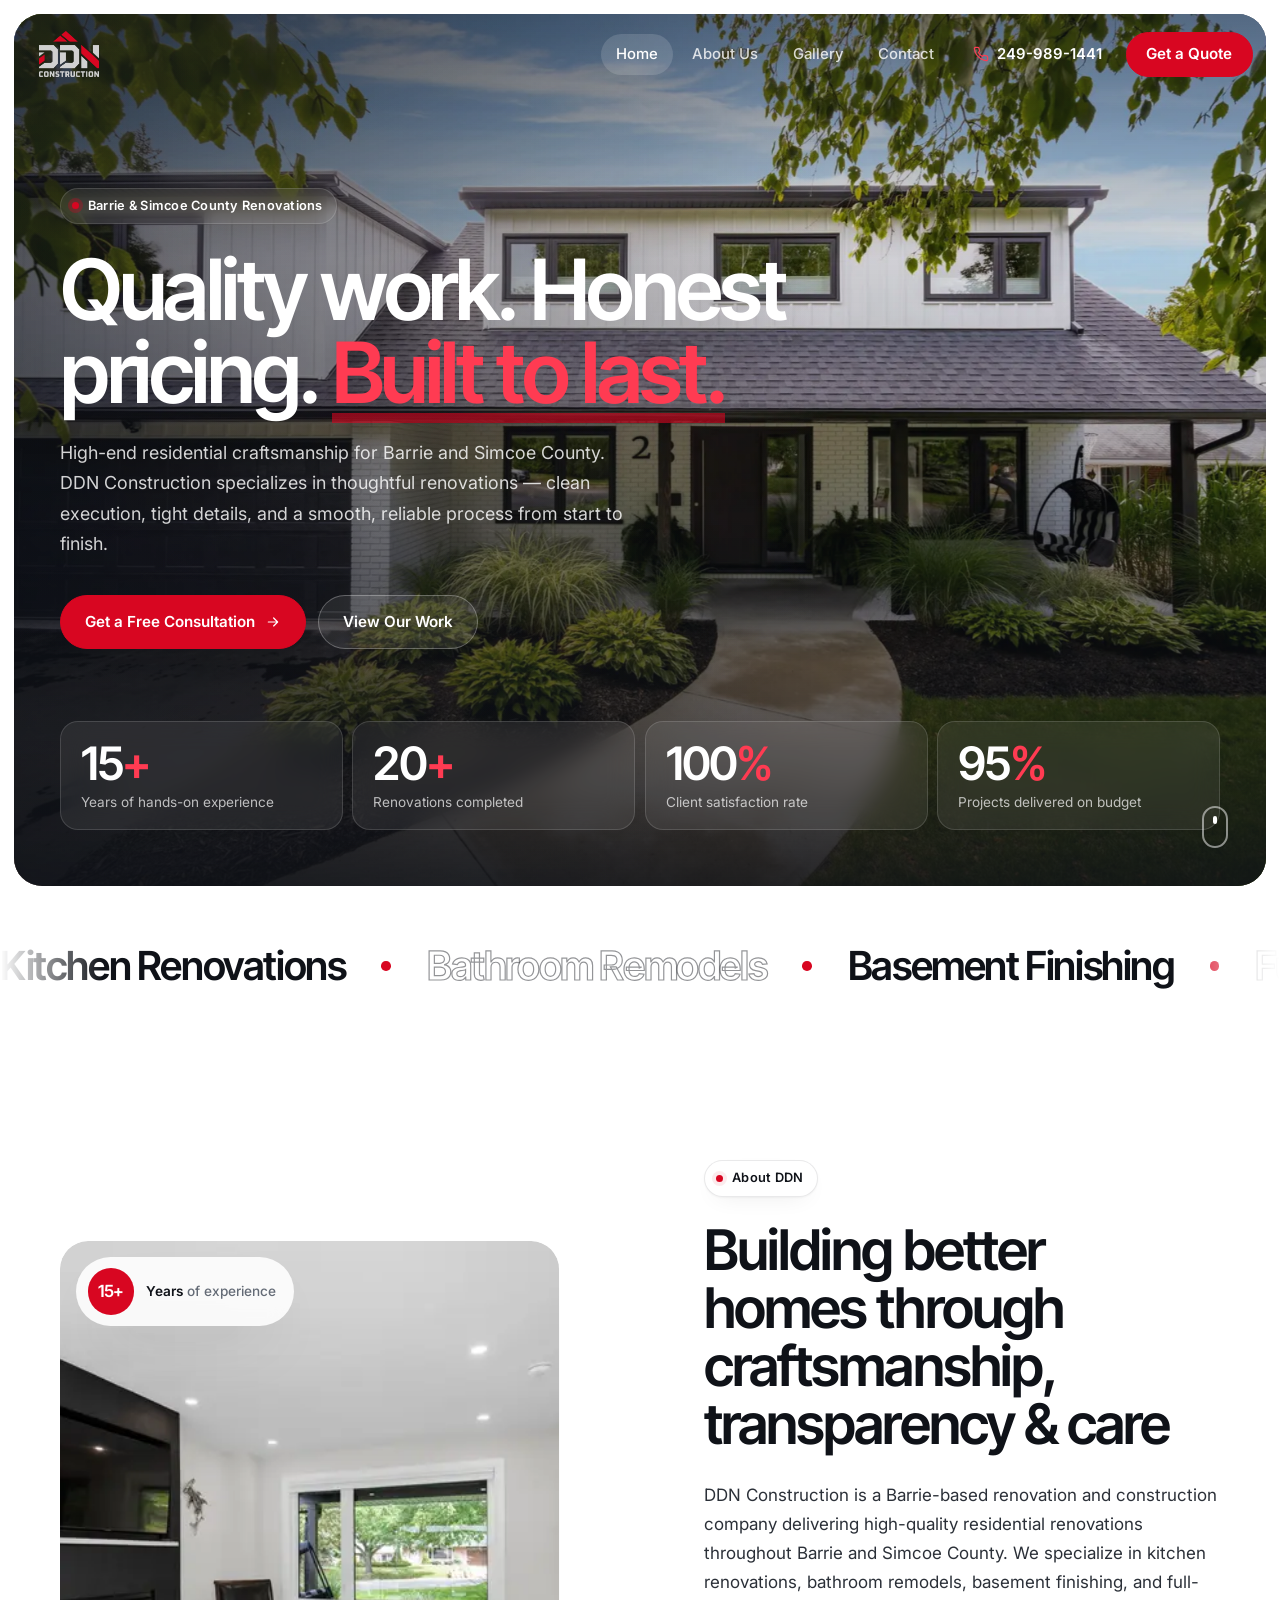
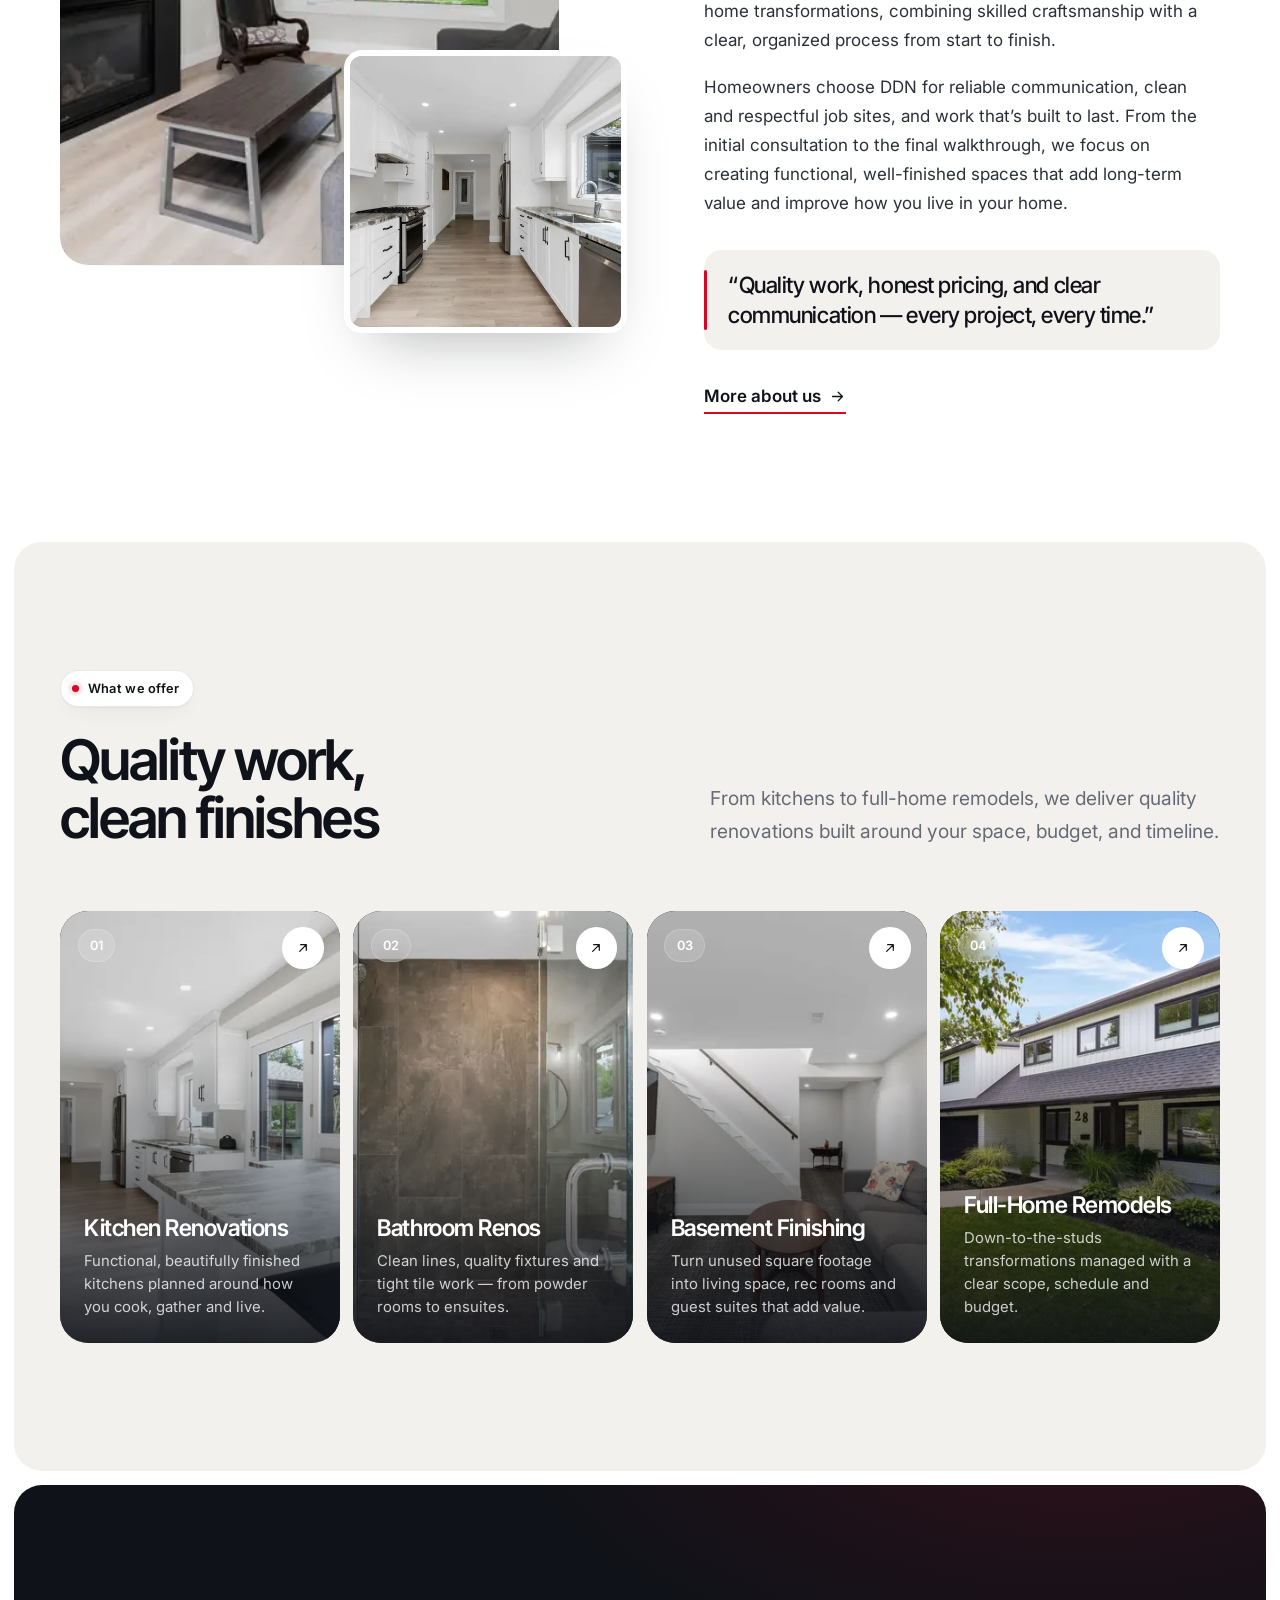
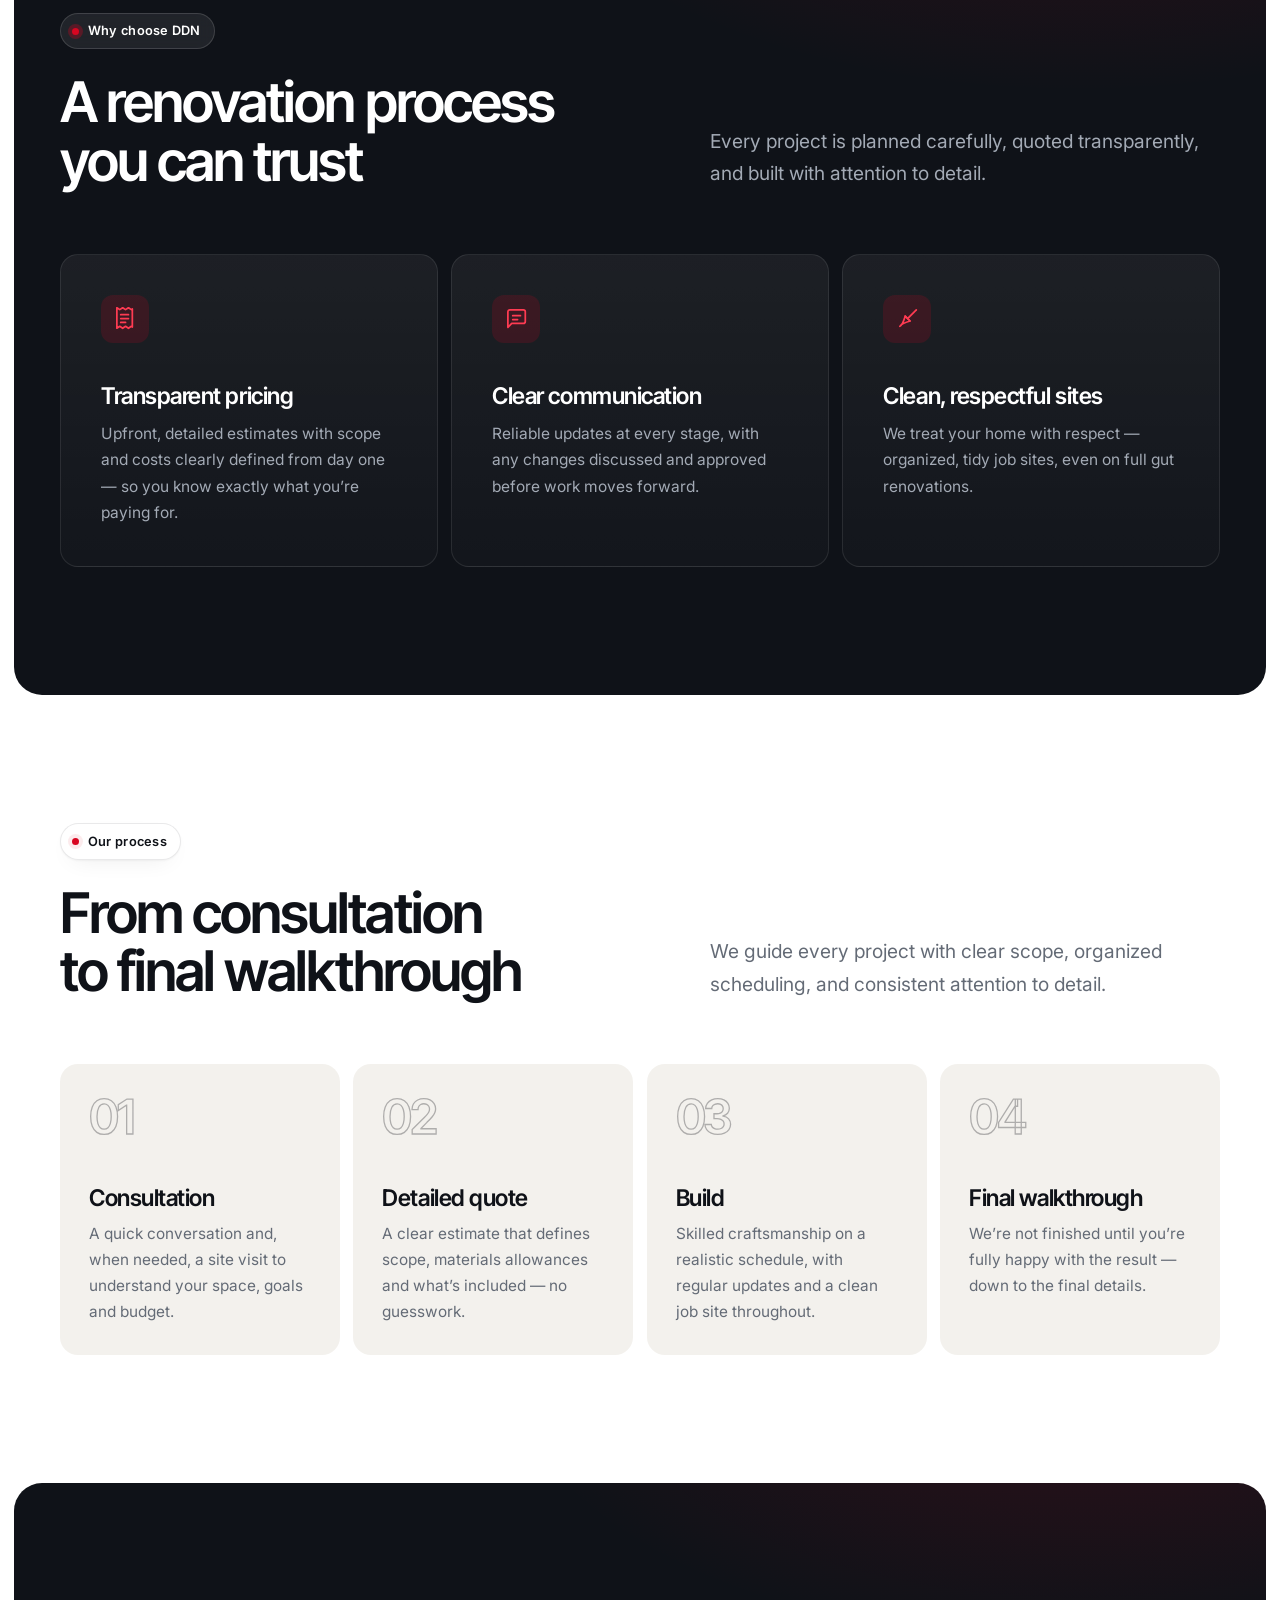
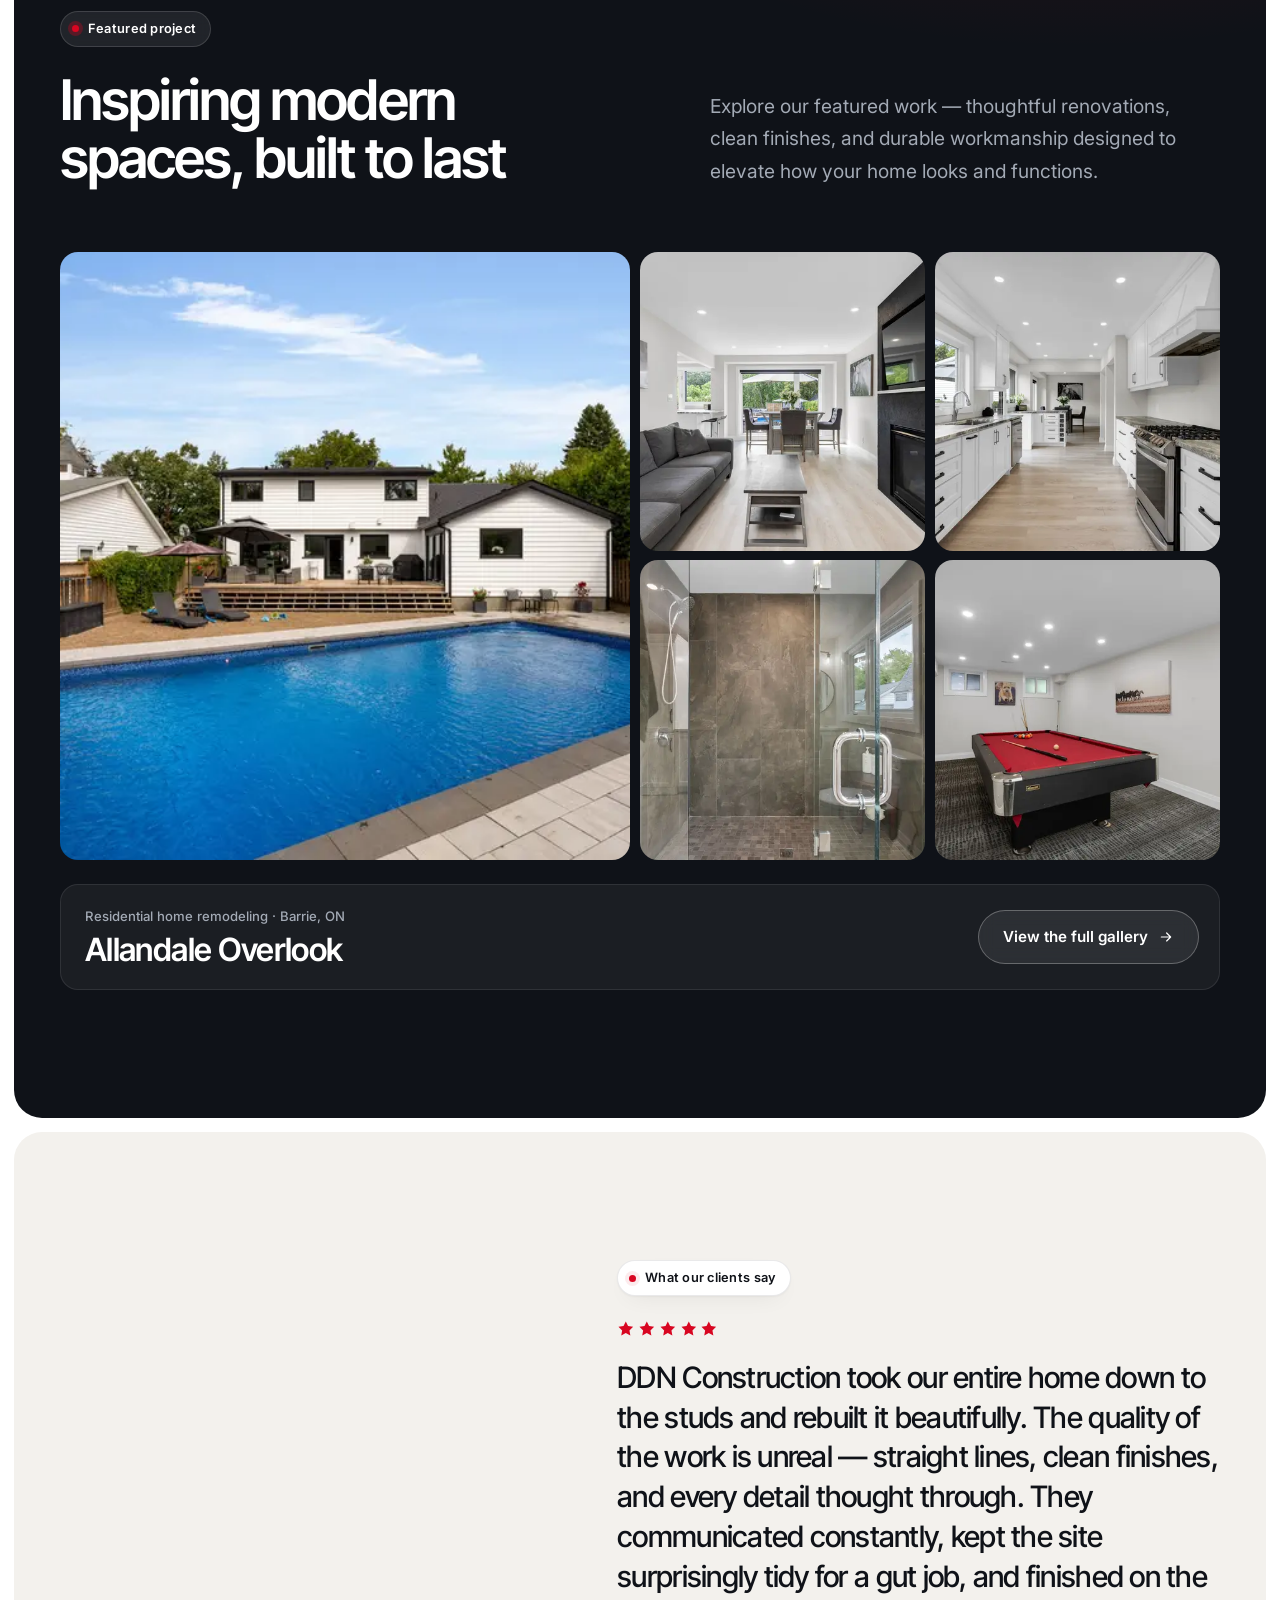
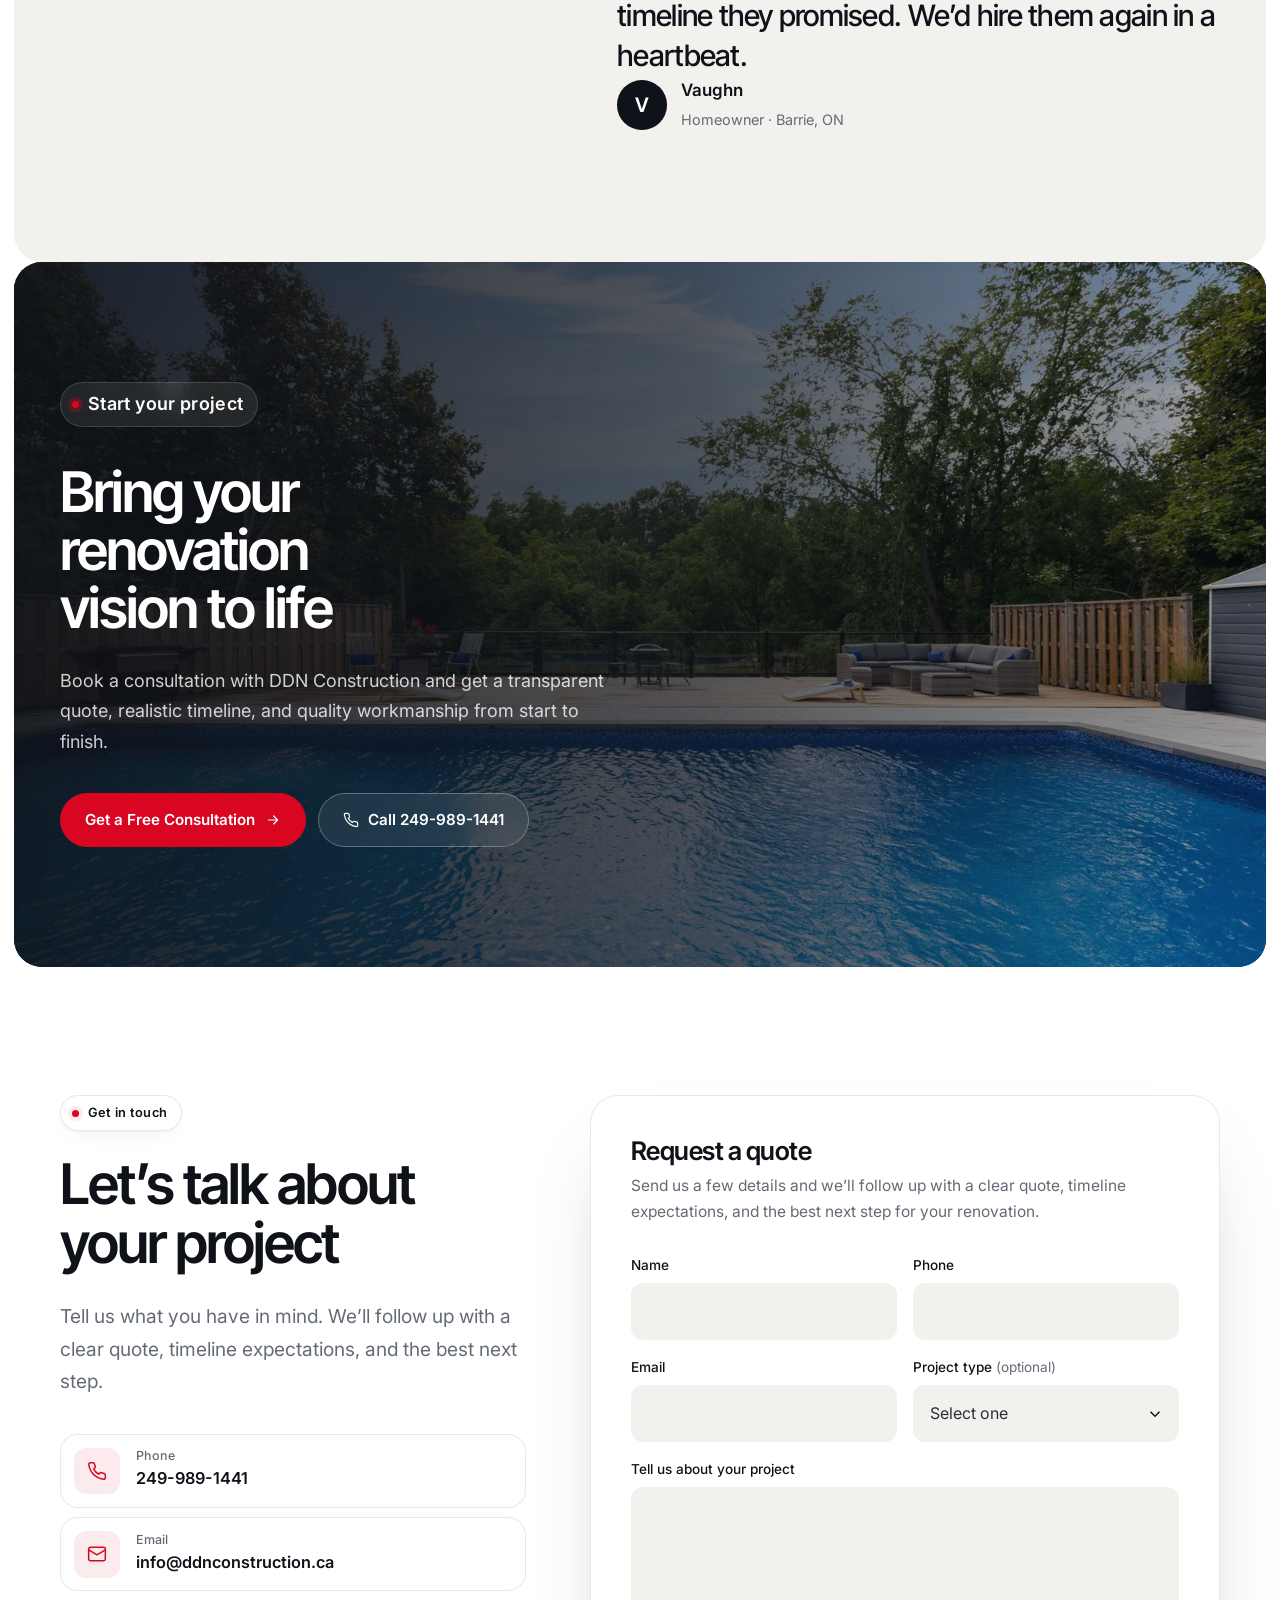
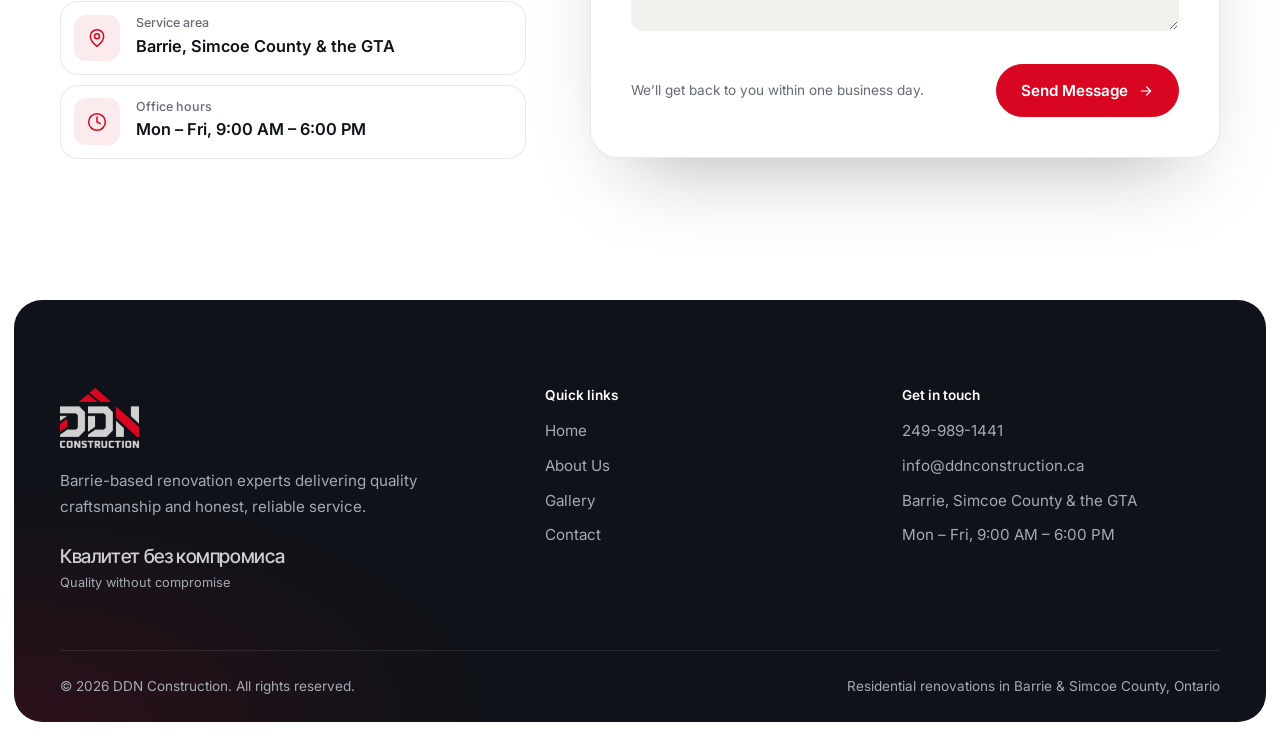
<file: index.html>
<!doctype html>
<html lang="en-CA" class="no-js">
<head>
<meta charset="utf-8">
<meta name="viewport" content="width=device-width, initial-scale=1, viewport-fit=cover">
<title>DDN Construction | Custom Home Builds & Renovations in Barrie</title>
<meta name="description" content="DDN Construction delivers high-quality custom homes, renovations, and full-service contracting in Barrie and Simcoe County with trusted craftsmanship and transparent pricing.">
<link rel="canonical" href="https://ddnconstruction.ca/">
<meta name="theme-color" content="#12161d">
<meta property="og:type" content="website">
<meta property="og:locale" content="en_CA">
<meta property="og:site_name" content="DDN Construction">
<meta property="og:title" content="DDN Construction | Custom Home Builds & Renovations in Barrie">
<meta property="og:description" content="DDN Construction delivers high-quality custom homes, renovations, and full-service contracting in Barrie and Simcoe County with trusted craftsmanship and transparent pricing.">
<meta property="og:url" content="https://ddnconstruction.ca/">
<meta property="og:image" content="https://ddnconstruction.ca/assets/img/og-image.jpg">
<meta name="twitter:card" content="summary_large_image">
<link rel="icon" href="/favicon.ico" sizes="any">
<link rel="icon" type="image/png" sizes="32x32" href="/assets/img/favicon-32.png">
<link rel="apple-touch-icon" href="/assets/img/apple-touch-icon.png">
<link rel="preconnect" href="https://fonts.googleapis.com">
<link rel="preconnect" href="https://fonts.gstatic.com" crossorigin>
<link rel="stylesheet" href="https://fonts.googleapis.com/css2?family=Inter+Tight:wght@500;600&family=Inter:wght@400;500;600&display=swap">
<link rel="stylesheet" href="/assets/css/styles.css">
<meta name="view-transition" content="same-origin">
<script src="/assets/js/main.js" defer></script>
<script type="application/ld+json">{"@context": "https://schema.org", "@type": "GeneralContractor", "name": "DDN Construction", "url": "https://ddnconstruction.ca/", "logo": "https://ddnconstruction.ca/assets/img/logo.png", "image": "https://ddnconstruction.ca/assets/img/og-image.jpg", "description": "Barrie-based renovation and construction company delivering high-quality residential renovations throughout Barrie and Simcoe County.", "telephone": "+1-249-989-1441", "email": "info@ddnconstruction.ca", "address": {"@type": "PostalAddress", "addressLocality": "Barrie", "addressRegion": "ON", "addressCountry": "CA"}, "areaServed": ["Barrie", "Simcoe County", "Greater Toronto Area"], "founder": {"@type": "Person", "name": "Dragan Kosanovic"}, "openingHoursSpecification": [{"@type": "OpeningHoursSpecification", "dayOfWeek": ["Monday", "Tuesday", "Wednesday", "Thursday", "Friday"], "opens": "09:00", "closes": "18:00"}]}</script>
<link rel="preload" as="image" href="/assets/img/projects/allandale-05-lg.webp" imagesrcset="/assets/img/projects/allandale-05-sm.webp 720w, /assets/img/projects/allandale-05-lg.webp 1600w" imagesizes="100vw">
</head>
<body>
<a class="skip-link" href="#main">Skip to content</a>
<div class="scroll-progress" aria-hidden="true"></div>
<header class="site-header">
  <div class="container site-header__inner">
    <a class="brand" href="/" aria-label="DDN Construction home">
      <img src="/assets/img/logo.png" width="476" height="361" alt="DDN Construction">
    </a>
    <button class="nav-toggle" type="button" aria-expanded="false" aria-controls="site-nav" aria-label="Open menu"><span></span></button>
    <nav class="nav" id="site-nav" aria-label="Main">
      <ul class="nav__list">
          <li><a class="nav__link" href="/" aria-current="page">Home</a></li>
          <li><a class="nav__link" href="/about-us/">About Us</a></li>
          <li><a class="nav__link" href="/gallery/">Gallery</a></li>
          <li><a class="nav__link" href="/contact/">Contact</a></li>
      </ul>
      <a class="nav__phone" href="tel:+12499891441"><svg viewBox="0 0 24 24" fill="none" stroke="currentColor" stroke-width="1.8" stroke-linecap="round" stroke-linejoin="round" aria-hidden="true"><path d="M22 16.9v3a2 2 0 0 1-2.2 2 19.8 19.8 0 0 1-8.6-3.1 19.5 19.5 0 0 1-6-6A19.8 19.8 0 0 1 2.1 4.2 2 2 0 0 1 4.1 2h3a2 2 0 0 1 2 1.7c.1.9.4 1.8.7 2.7a2 2 0 0 1-.5 2.1L8 9.8a16 16 0 0 0 6 6l1.3-1.3a2 2 0 0 1 2.1-.4c.9.3 1.8.6 2.7.7a2 2 0 0 1 1.7 2z"/></svg> 249-989-1441</a>
      <a class="btn" href="/contact/">Get a Quote</a>
    </nav>
  </div>
</header>

<main id="main">
<section class="hero">
  <a class="scroll-cue" href="#about-title" aria-label="Scroll to content"><span></span></a>
  <div class="hero__media"><img src="/assets/img/projects/allandale-05-lg.webp" srcset="/assets/img/projects/allandale-05-sm.webp 720w, /assets/img/projects/allandale-05-lg.webp 1600w" sizes="100vw" width="1600" height="1066" alt="Modern renovated two-storey home in Barrie by DDN Construction" fetchpriority="high"></div>
  <div class="container hero__content">
    <p class="eyebrow">Barrie &amp; Simcoe County Renovations</p>
    <h1>Quality work. Honest pricing. <span class="accent">Built to last.</span></h1>
    <p class="hero__lede">High-end residential craftsmanship for Barrie and Simcoe County. DDN Construction specializes in thoughtful renovations — clean execution, tight details, and a smooth, reliable process from start to finish.</p>
    <div class="btn-row">
      <a class="btn" href="/contact/">Get a Free Consultation <svg viewBox="0 0 24 24" fill="none" stroke="currentColor" stroke-width="1.8" stroke-linecap="round" stroke-linejoin="round" aria-hidden="true"><path d="M5 12h14M13 6l6 6-6 6"/></svg></a>
      <a class="btn btn--ghost" href="/gallery/">View Our Work</a>
    </div>
    <div class="hero__stats count-group stagger">
      <div><div class="stat__num"><span data-count="15">15</span><span class="unit">+</span></div><div class="stat__label">Years of hands-on experience</div></div>
      <div><div class="stat__num"><span data-count="20">20</span><span class="unit">+</span></div><div class="stat__label">Renovations completed</div></div>
      <div><div class="stat__num"><span data-count="100">100</span><span class="unit">%</span></div><div class="stat__label">Client satisfaction rate</div></div>
      <div><div class="stat__num"><span data-count="95">95</span><span class="unit">%</span></div><div class="stat__label">Projects delivered on budget</div></div>
    </div>
  </div>
</section>

<div class="marquee" aria-hidden="true"><div class="marquee__track"><span>Kitchen Renovations</span><span>Bathroom Remodels</span><span>Basement Finishing</span><span>Full-Home Remodels</span><span>Interior Upgrades</span><span>Barrie &amp; Simcoe County</span><span>Kitchen Renovations</span><span>Bathroom Remodels</span><span>Basement Finishing</span><span>Full-Home Remodels</span><span>Interior Upgrades</span><span>Barrie &amp; Simcoe County</span></div></div>

<section class="section" aria-labelledby="about-title">
  <div class="container split split--wide-media">
    <div class="media-stack reveal reveal--media">
      <div class="media-stack__main"><img src="/assets/img/projects/allandale-13-lg.webp" srcset="/assets/img/projects/allandale-13-sm.webp 720w, /assets/img/projects/allandale-13-lg.webp 1600w" sizes="(min-width: 960px) 50vw, 100vw" width="1600" height="1066" alt="Bright renovated living room with large windows" loading="lazy" decoding="async"></div>
      <div class="media-stack__inset"><img src="/assets/img/projects/allandale-17-sm.webp" srcset="/assets/img/projects/allandale-17-sm.webp 720w, /assets/img/projects/allandale-17-lg.webp 1600w" sizes="(min-width: 960px) 25vw, 50vw" width="720" height="480" alt="Kitchen with quartz countertops and white cabinetry" loading="lazy" decoding="async"></div>
      <div class="media-stack__badge"><strong>15+</strong><span>Years</span></div>
    </div>
    <div class="reveal">
      <p class="eyebrow">About DDN</p>
      <h2 id="about-title">Building better homes through craftsmanship, transparency &amp; care</h2>
      <p>DDN Construction is a Barrie-based renovation and construction company delivering high-quality residential renovations throughout Barrie and Simcoe County. We specialize in kitchen renovations, bathroom remodels, basement finishing, and full-home transformations, combining skilled craftsmanship with a clear, organized process from start to finish.</p>
      <p>Homeowners choose DDN for reliable communication, clean and respectful job sites, and work that’s built to last. From the initial consultation to the final walkthrough, we focus on creating functional, well-finished spaces that add long-term value and improve how you live in your home.</p>
      <blockquote class="pullquote">“Quality work, honest pricing, and clear communication — every project, every time.”</blockquote>
      <a class="link-arrow" href="/about-us/">More about us <svg viewBox="0 0 24 24" fill="none" stroke="currentColor" stroke-width="1.8" stroke-linecap="round" stroke-linejoin="round" aria-hidden="true"><path d="M5 12h14M13 6l6 6-6 6"/></svg></a>
    </div>
  </div>
</section>

<section class="section section--stone" aria-labelledby="services-title">
  <div class="container">
    <div class="section-head section-head--split reveal">
      <div>
        <p class="eyebrow">What we offer</p>
        <h2 id="services-title">Quality work, clean finishes</h2>
      </div>
      <p class="lede">From kitchens to full-home remodels, we deliver quality renovations built around your space, budget, and timeline.</p>
    </div>
    <div class="services stagger">
      <a class="service" href="/gallery/">
        <img src="/assets/img/projects/allandale-16-sm.webp" srcset="/assets/img/projects/allandale-16-sm.webp 720w, /assets/img/projects/allandale-16-lg.webp 1600w" sizes="(min-width: 1100px) 25vw, (min-width: 640px) 50vw, 100vw" width="720" height="480" alt="" loading="lazy" decoding="async">
        <span class="service__num">01</span>
        <span class="service__arrow"><svg viewBox="0 0 24 24" fill="none" stroke="currentColor" stroke-width="1.8" stroke-linecap="round" stroke-linejoin="round" aria-hidden="true"><path d="M5 12h14M13 6l6 6-6 6"/></svg></span>
        <h3>Kitchen Renovations</h3>
        <p>Functional, beautifully finished kitchens planned around how you cook, gather and live.</p>
      </a>
      <a class="service" href="/gallery/">
        <img src="/assets/img/projects/allandale-30-sm.webp" srcset="/assets/img/projects/allandale-30-sm.webp 720w, /assets/img/projects/allandale-30-lg.webp 1600w" sizes="(min-width: 1100px) 25vw, (min-width: 640px) 50vw, 100vw" width="720" height="480" alt="" loading="lazy" decoding="async">
        <span class="service__num">02</span>
        <span class="service__arrow"><svg viewBox="0 0 24 24" fill="none" stroke="currentColor" stroke-width="1.8" stroke-linecap="round" stroke-linejoin="round" aria-hidden="true"><path d="M5 12h14M13 6l6 6-6 6"/></svg></span>
        <h3>Bathroom Renos</h3>
        <p>Clean lines, quality fixtures and tight tile work — from powder rooms to ensuites.</p>
      </a>
      <a class="service" href="/gallery/">
        <img src="/assets/img/projects/allandale-42-sm.webp" srcset="/assets/img/projects/allandale-42-sm.webp 720w, /assets/img/projects/allandale-42-lg.webp 1600w" sizes="(min-width: 1100px) 25vw, (min-width: 640px) 50vw, 100vw" width="720" height="480" alt="" loading="lazy" decoding="async">
        <span class="service__num">03</span>
        <span class="service__arrow"><svg viewBox="0 0 24 24" fill="none" stroke="currentColor" stroke-width="1.8" stroke-linecap="round" stroke-linejoin="round" aria-hidden="true"><path d="M5 12h14M13 6l6 6-6 6"/></svg></span>
        <h3>Basement Finishing</h3>
        <p>Turn unused square footage into living space, rec rooms and guest suites that add value.</p>
      </a>
      <a class="service" href="/gallery/">
        <img src="/assets/img/projects/allandale-04-sm.webp" srcset="/assets/img/projects/allandale-04-sm.webp 720w, /assets/img/projects/allandale-04-lg.webp 1600w" sizes="(min-width: 1100px) 25vw, (min-width: 640px) 50vw, 100vw" width="720" height="480" alt="" loading="lazy" decoding="async">
        <span class="service__num">04</span>
        <span class="service__arrow"><svg viewBox="0 0 24 24" fill="none" stroke="currentColor" stroke-width="1.8" stroke-linecap="round" stroke-linejoin="round" aria-hidden="true"><path d="M5 12h14M13 6l6 6-6 6"/></svg></span>
        <h3>Full-Home Remodels</h3>
        <p>Down-to-the-studs transformations managed with a clear scope, schedule and budget.</p>
      </a>
    </div>
  </div>
</section>

<section class="section section--dark" aria-labelledby="why-title">
  <div class="container">
    <div class="section-head section-head--split reveal">
      <div>
        <p class="eyebrow">Why choose DDN</p>
        <h2 id="why-title">A renovation process you can trust</h2>
      </div>
      <p class="lede">Every project is planned carefully, quoted transparently, and built with attention to detail.</p>
    </div>
    <div class="values stagger">
      <div class="value"><div class="value__icon"><svg viewBox="0 0 24 24" fill="none" stroke="currentColor" stroke-width="1.8" stroke-linecap="round" stroke-linejoin="round" aria-hidden="true"><path d="M4 2v20l3-2 3 2 3-2 3 2 3-2 1 .7V2l-1 .7-3-2-3 2-3-2-3 2-3-2Z"/><path d="M8 8h8M8 12h8M8 16h5"/></svg></div><h3>Transparent pricing</h3><p>Upfront, detailed estimates with scope and costs clearly defined from day one — so you know exactly what you’re paying for.</p></div>
      <div class="value"><div class="value__icon"><svg viewBox="0 0 24 24" fill="none" stroke="currentColor" stroke-width="1.8" stroke-linecap="round" stroke-linejoin="round" aria-hidden="true"><path d="M21 15a2 2 0 0 1-2 2H7l-4 4V5a2 2 0 0 1 2-2h14a2 2 0 0 1 2 2z"/><path d="M8 9h8M8 13h5"/></svg></div><h3>Clear communication</h3><p>Reliable updates at every stage, with any changes discussed and approved before work moves forward.</p></div>
      <div class="value"><div class="value__icon"><svg viewBox="0 0 24 24" fill="none" stroke="currentColor" stroke-width="1.8" stroke-linecap="round" stroke-linejoin="round" aria-hidden="true"><path d="m13 11 8-8"/><path d="M9.5 9.5 14.5 14.5"/><path d="M4 20c2-1 3.5-4 5.5-10.5l5 5C8 16.5 5 18 4 20Z"/></svg></div><h3>Clean, respectful sites</h3><p>We treat your home with respect — organized, tidy job sites, even on full gut renovations.</p></div>
    </div>
  </div>
</section>

<section class="section" aria-labelledby="process-title">
  <div class="container">
    <div class="section-head section-head--split reveal">
      <div>
        <p class="eyebrow">Our process</p>
        <h2 id="process-title">From consultation to final walkthrough</h2>
      </div>
      <p class="lede">We guide every project with clear scope, organized scheduling, and consistent attention to detail.</p>
    </div>
    <ol class="process stagger">
      <li><h3>Consultation</h3><p>A quick conversation and, when needed, a site visit to understand your space, goals and budget.</p></li>
      <li><h3>Detailed quote</h3><p>A clear estimate that defines scope, materials allowances and what’s included — no guesswork.</p></li>
      <li><h3>Build</h3><p>Skilled craftsmanship on a realistic schedule, with regular updates and a clean job site throughout.</p></li>
      <li><h3>Final walkthrough</h3><p>We’re not finished until you’re fully happy with the result — down to the final details.</p></li>
    </ol>
  </div>
</section>

<section class="section section--dark" aria-labelledby="project-title">
  <div class="container">
    <div class="section-head section-head--split reveal">
      <div>
        <p class="eyebrow">Featured project</p>
        <h2 id="project-title">Inspiring modern spaces, built to last</h2>
      </div>
      <p class="lede">Explore our featured work — thoughtful renovations, clean finishes, and durable workmanship designed to elevate how your home looks and functions.</p>
    </div>
    <div class="project-mosaic stagger">
      <a href="/assets/img/projects/allandale-47-lg.webp" data-lightbox="featured" data-caption="Allandale Overlook — Backyard deck and in-ground pool"><img src="/assets/img/projects/allandale-47-lg.webp" srcset="/assets/img/projects/allandale-47-sm.webp 720w, /assets/img/projects/allandale-47-lg.webp 1600w" sizes="(min-width: 900px) 50vw, 100vw" width="1600" height="1066" alt="Backyard deck and in-ground pool" loading="lazy" decoding="async"></a>
      <a href="/assets/img/projects/allandale-12-lg.webp" data-lightbox="featured" data-caption="Allandale Overlook — Open living room with modern fireplace wall"><img src="/assets/img/projects/allandale-12-sm.webp" srcset="/assets/img/projects/allandale-12-sm.webp 720w, /assets/img/projects/allandale-12-lg.webp 1600w" sizes="(min-width: 900px) 25vw, 50vw" width="720" height="480" alt="Open living room with modern fireplace wall" loading="lazy" decoding="async"></a>
      <a href="/assets/img/projects/allandale-19-lg.webp" data-lightbox="featured" data-caption="Allandale Overlook — Renovated white kitchen with stainless appliances"><img src="/assets/img/projects/allandale-19-sm.webp" srcset="/assets/img/projects/allandale-19-sm.webp 720w, /assets/img/projects/allandale-19-lg.webp 1600w" sizes="(min-width: 900px) 25vw, 50vw" width="720" height="480" alt="Renovated white kitchen with stainless appliances" loading="lazy" decoding="async"></a>
      <a href="/assets/img/projects/allandale-30-lg.webp" data-lightbox="featured" data-caption="Allandale Overlook — Glass walk-in shower with large-format tile"><img src="/assets/img/projects/allandale-30-sm.webp" srcset="/assets/img/projects/allandale-30-sm.webp 720w, /assets/img/projects/allandale-30-lg.webp 1600w" sizes="(min-width: 900px) 25vw, 50vw" width="720" height="480" alt="Glass walk-in shower with large-format tile" loading="lazy" decoding="async"></a>
      <a href="/assets/img/projects/allandale-44-lg.webp" data-lightbox="featured" data-caption="Allandale Overlook — Finished basement games room"><img src="/assets/img/projects/allandale-44-sm.webp" srcset="/assets/img/projects/allandale-44-sm.webp 720w, /assets/img/projects/allandale-44-lg.webp 1600w" sizes="(min-width: 900px) 25vw, 50vw" width="720" height="480" alt="Finished basement games room" loading="lazy" decoding="async"></a>
    </div>
    <div class="project-meta">
      <div><span class="tag">Residential home remodeling · Barrie, ON</span><h3>Allandale Overlook</h3></div>
      <a class="btn btn--ghost" href="/gallery/">View the full gallery <svg viewBox="0 0 24 24" fill="none" stroke="currentColor" stroke-width="1.8" stroke-linecap="round" stroke-linejoin="round" aria-hidden="true"><path d="M5 12h14M13 6l6 6-6 6"/></svg></a>
    </div>
  </div>
</section>

<section class="section section--stone" aria-labelledby="reviews-title">
  <div class="container">
    <h2 id="reviews-title" class="visually-hidden">Client testimonials</h2>
    <div class="testimonial">
      <div class="testimonial__media reveal reveal--clip"><img src="/assets/img/projects/allandale-06-lg.webp" srcset="/assets/img/projects/allandale-06-sm.webp 720w, /assets/img/projects/allandale-06-lg.webp 1600w" sizes="(min-width: 960px) 45vw, 100vw" width="1600" height="1066" alt="Front entrance of a remodeled home" loading="lazy" decoding="async"></div>
      <figure class="reveal" style="margin:0">
        <p class="eyebrow">What our clients say</p>
        <div class="stars stagger" aria-label="5 out of 5 stars"><svg viewBox="0 0 24 24" fill="none" stroke="currentColor" stroke-width="1.8" stroke-linecap="round" stroke-linejoin="round" aria-hidden="true"><path fill="currentColor" stroke="none" d="m12 2 3.1 6.3 6.9 1-5 4.9 1.2 6.8L12 17.8 5.8 21l1.2-6.8-5-4.9 6.9-1Z"/></svg><svg viewBox="0 0 24 24" fill="none" stroke="currentColor" stroke-width="1.8" stroke-linecap="round" stroke-linejoin="round" aria-hidden="true"><path fill="currentColor" stroke="none" d="m12 2 3.1 6.3 6.9 1-5 4.9 1.2 6.8L12 17.8 5.8 21l1.2-6.8-5-4.9 6.9-1Z"/></svg><svg viewBox="0 0 24 24" fill="none" stroke="currentColor" stroke-width="1.8" stroke-linecap="round" stroke-linejoin="round" aria-hidden="true"><path fill="currentColor" stroke="none" d="m12 2 3.1 6.3 6.9 1-5 4.9 1.2 6.8L12 17.8 5.8 21l1.2-6.8-5-4.9 6.9-1Z"/></svg><svg viewBox="0 0 24 24" fill="none" stroke="currentColor" stroke-width="1.8" stroke-linecap="round" stroke-linejoin="round" aria-hidden="true"><path fill="currentColor" stroke="none" d="m12 2 3.1 6.3 6.9 1-5 4.9 1.2 6.8L12 17.8 5.8 21l1.2-6.8-5-4.9 6.9-1Z"/></svg><svg viewBox="0 0 24 24" fill="none" stroke="currentColor" stroke-width="1.8" stroke-linecap="round" stroke-linejoin="round" aria-hidden="true"><path fill="currentColor" stroke="none" d="m12 2 3.1 6.3 6.9 1-5 4.9 1.2 6.8L12 17.8 5.8 21l1.2-6.8-5-4.9 6.9-1Z"/></svg></div>
        <blockquote>
          <p class="testimonial__quote">DDN Construction took our entire home down to the studs and rebuilt it beautifully. The quality of the work is unreal — straight lines, clean finishes, and every detail thought through. They communicated constantly, kept the site surprisingly tidy for a gut job, and finished on the timeline they promised. We’d hire them again in a heartbeat.</p>
        </blockquote>
        <figcaption class="testimonial__who">
          <span class="testimonial__avatar" aria-hidden="true">V</span>
          <span><span class="testimonial__name">Vaughn</span><br><span class="testimonial__role">Homeowner · Barrie, ON</span></span>
        </figcaption>
      </figure>
    </div>
  </div>
</section>

<section class="cta" aria-labelledby="cta-title">
  <div class="cta__media"><img src="/assets/img/projects/allandale-54-lg.webp" srcset="/assets/img/projects/allandale-54-sm.webp 720w, /assets/img/projects/allandale-54-lg.webp 1600w" sizes="100vw" width="1600" height="1066" alt="" loading="lazy" decoding="async"></div>
  <div class="container reveal">
    <p class="eyebrow">Start your project</p>
    <h2 id="cta-title">Bring your renovation vision to life</h2>
    <p>Book a consultation with DDN Construction and get a transparent quote, realistic timeline, and quality workmanship from start to finish.</p>
    <div class="btn-row">
      <a class="btn" href="/contact/">Get a Free Consultation <svg viewBox="0 0 24 24" fill="none" stroke="currentColor" stroke-width="1.8" stroke-linecap="round" stroke-linejoin="round" aria-hidden="true"><path d="M5 12h14M13 6l6 6-6 6"/></svg></a>
      <a class="btn btn--ghost" href="tel:+12499891441"><svg viewBox="0 0 24 24" fill="none" stroke="currentColor" stroke-width="1.8" stroke-linecap="round" stroke-linejoin="round" aria-hidden="true"><path d="M22 16.9v3a2 2 0 0 1-2.2 2 19.8 19.8 0 0 1-8.6-3.1 19.5 19.5 0 0 1-6-6A19.8 19.8 0 0 1 2.1 4.2 2 2 0 0 1 4.1 2h3a2 2 0 0 1 2 1.7c.1.9.4 1.8.7 2.7a2 2 0 0 1-.5 2.1L8 9.8a16 16 0 0 0 6 6l1.3-1.3a2 2 0 0 1 2.1-.4c.9.3 1.8.6 2.7.7a2 2 0 0 1 1.7 2z"/></svg> Call 249-989-1441</a>
    </div>
  </div>
</section>

<section class="section" id="contact" aria-labelledby="contact-title">
  <div class="container contact">
    <div class="reveal">
      <p class="eyebrow">Get in touch</p>
      <h2 id="contact-title">Let’s talk about your project</h2>
      <p class="lede">Tell us what you have in mind. We’ll follow up with a clear quote, timeline expectations, and the best next step.</p>
      <ul class="contact-list stagger">
        <li><span class="contact-list__icon"><svg viewBox="0 0 24 24" fill="none" stroke="currentColor" stroke-width="1.8" stroke-linecap="round" stroke-linejoin="round" aria-hidden="true"><path d="M22 16.9v3a2 2 0 0 1-2.2 2 19.8 19.8 0 0 1-8.6-3.1 19.5 19.5 0 0 1-6-6A19.8 19.8 0 0 1 2.1 4.2 2 2 0 0 1 4.1 2h3a2 2 0 0 1 2 1.7c.1.9.4 1.8.7 2.7a2 2 0 0 1-.5 2.1L8 9.8a16 16 0 0 0 6 6l1.3-1.3a2 2 0 0 1 2.1-.4c.9.3 1.8.6 2.7.7a2 2 0 0 1 1.7 2z"/></svg></span><div><small>Phone</small><a href="tel:+12499891441">249-989-1441</a></div></li>
        <li><span class="contact-list__icon"><svg viewBox="0 0 24 24" fill="none" stroke="currentColor" stroke-width="1.8" stroke-linecap="round" stroke-linejoin="round" aria-hidden="true"><rect x="2" y="4" width="20" height="16" rx="2"/><path d="m22 7-10 6L2 7"/></svg></span><div><small>Email</small><a href="mailto:info@ddnconstruction.ca">info@ddnconstruction.ca</a></div></li>
        <li><span class="contact-list__icon"><svg viewBox="0 0 24 24" fill="none" stroke="currentColor" stroke-width="1.8" stroke-linecap="round" stroke-linejoin="round" aria-hidden="true"><path d="M20 10c0 6-8 12-8 12s-8-6-8-12a8 8 0 0 1 16 0Z"/><circle cx="12" cy="10" r="3"/></svg></span><div><small>Service area</small><span>Barrie, Simcoe County &amp; the GTA</span></div></li>
        <li><span class="contact-list__icon"><svg viewBox="0 0 24 24" fill="none" stroke="currentColor" stroke-width="1.8" stroke-linecap="round" stroke-linejoin="round" aria-hidden="true"><circle cx="12" cy="12" r="10"/><path d="M12 6v6l4 2"/></svg></span><div><small>Office hours</small><span>Mon – Fri, 9:00 AM – 6:00 PM</span></div></li>
      </ul>
    </div>
    <div class="reveal reveal--right">
      <div class="form-card">
        <h3>Request a quote</h3>
        <p>Send us a few details and we’ll follow up with a clear quote, timeline expectations, and the best next step for your renovation.</p>
        <form name="contact" method="POST" action="/thank-you/" data-netlify="true" netlify-honeypot="bot-field">
          <input type="hidden" name="form-name" value="contact">
          <p class="hidden-field"><label>Leave this field empty <input name="bot-field" tabindex="-1" autocomplete="off"></label></p>
          <div class="form-grid">
            <div class="field"><label for="f-name">Name</label><input id="f-name" name="name" type="text" autocomplete="name" required></div>
            <div class="field"><label for="f-phone">Phone</label><input id="f-phone" name="phone" type="tel" autocomplete="tel" required></div>
            <div class="field"><label for="f-email">Email</label><input id="f-email" name="email" type="email" autocomplete="email" required></div>
            <div class="field"><label for="f-type">Project type <span class="opt">(optional)</span></label>
              <select id="f-type" name="project-type">
                <option value="">Select one</option>
                <option>Kitchen renovation</option>
                <option>Bathroom renovation</option>
                <option>Basement finishing</option>
                <option>Full-home remodel</option>
                <option>Interior upgrades</option>
                <option>Other</option>
              </select></div>
            <div class="field full"><label for="f-msg">Tell us about your project</label><textarea id="f-msg" name="message" required></textarea></div>
          </div>
          <div class="form-foot">
            <small>We’ll get back to you within one business day.</small>
            <button class="btn" type="submit">Send Message <svg viewBox="0 0 24 24" fill="none" stroke="currentColor" stroke-width="1.8" stroke-linecap="round" stroke-linejoin="round" aria-hidden="true"><path d="M5 12h14M13 6l6 6-6 6"/></svg></button>
          </div>
        </form>
      </div>
    </div>
  </div>
</section>
</main>

<footer class="site-footer">
  <div class="container">
    <div class="footer-grid">
      <div>
        <a class="brand" href="/" aria-label="DDN Construction home"><img src="/assets/img/logo.png" width="476" height="361" alt="DDN Construction" loading="lazy"></a>
        <p>Barrie-based renovation experts delivering quality craftsmanship and honest, reliable service.</p>
        <p class="footer-motto" lang="sr">Квалитет без компромиса <span lang="en">Quality without compromise</span></p>
      </div>
      <div>
        <h4>Quick links</h4>
        <ul>
          <li><a href="/">Home</a></li>
          <li><a href="/about-us/">About Us</a></li>
          <li><a href="/gallery/">Gallery</a></li>
          <li><a href="/contact/">Contact</a></li>
        </ul>
      </div>
      <div>
        <h4>Get in touch</h4>
        <ul>
          <li><a href="tel:+12499891441">249-989-1441</a></li>
          <li><a href="mailto:info@ddnconstruction.ca">info@ddnconstruction.ca</a></li>
          <li>Barrie, Simcoe County &amp; the GTA</li>
          <li>Mon – Fri, 9:00 AM – 6:00 PM</li>
        </ul>
      </div>
    </div>
    <div class="footer-bottom">
      <span>© <span data-year>2026</span> DDN Construction. All rights reserved.</span>
      <span>Residential renovations in Barrie &amp; Simcoe County, Ontario</span>
    </div>
  </div>
</footer>
<nav class="callbar" aria-label="Quick contact">
  <a href="tel:+12499891441"><svg viewBox="0 0 24 24" fill="none" stroke="currentColor" stroke-width="1.8" stroke-linecap="round" stroke-linejoin="round" aria-hidden="true"><path d="M22 16.9v3a2 2 0 0 1-2.2 2 19.8 19.8 0 0 1-8.6-3.1 19.5 19.5 0 0 1-6-6A19.8 19.8 0 0 1 2.1 4.2 2 2 0 0 1 4.1 2h3a2 2 0 0 1 2 1.7c.1.9.4 1.8.7 2.7a2 2 0 0 1-.5 2.1L8 9.8a16 16 0 0 0 6 6l1.3-1.3a2 2 0 0 1 2.1-.4c.9.3 1.8.6 2.7.7a2 2 0 0 1 1.7 2z"/></svg> Call</a>
  <a href="/contact/"><svg viewBox="0 0 24 24" fill="none" stroke="currentColor" stroke-width="1.8" stroke-linecap="round" stroke-linejoin="round" aria-hidden="true"><rect x="2" y="4" width="20" height="16" rx="2"/><path d="m22 7-10 6L2 7"/></svg> Get a Quote</a>
</nav>
</body>
</html>
</file>
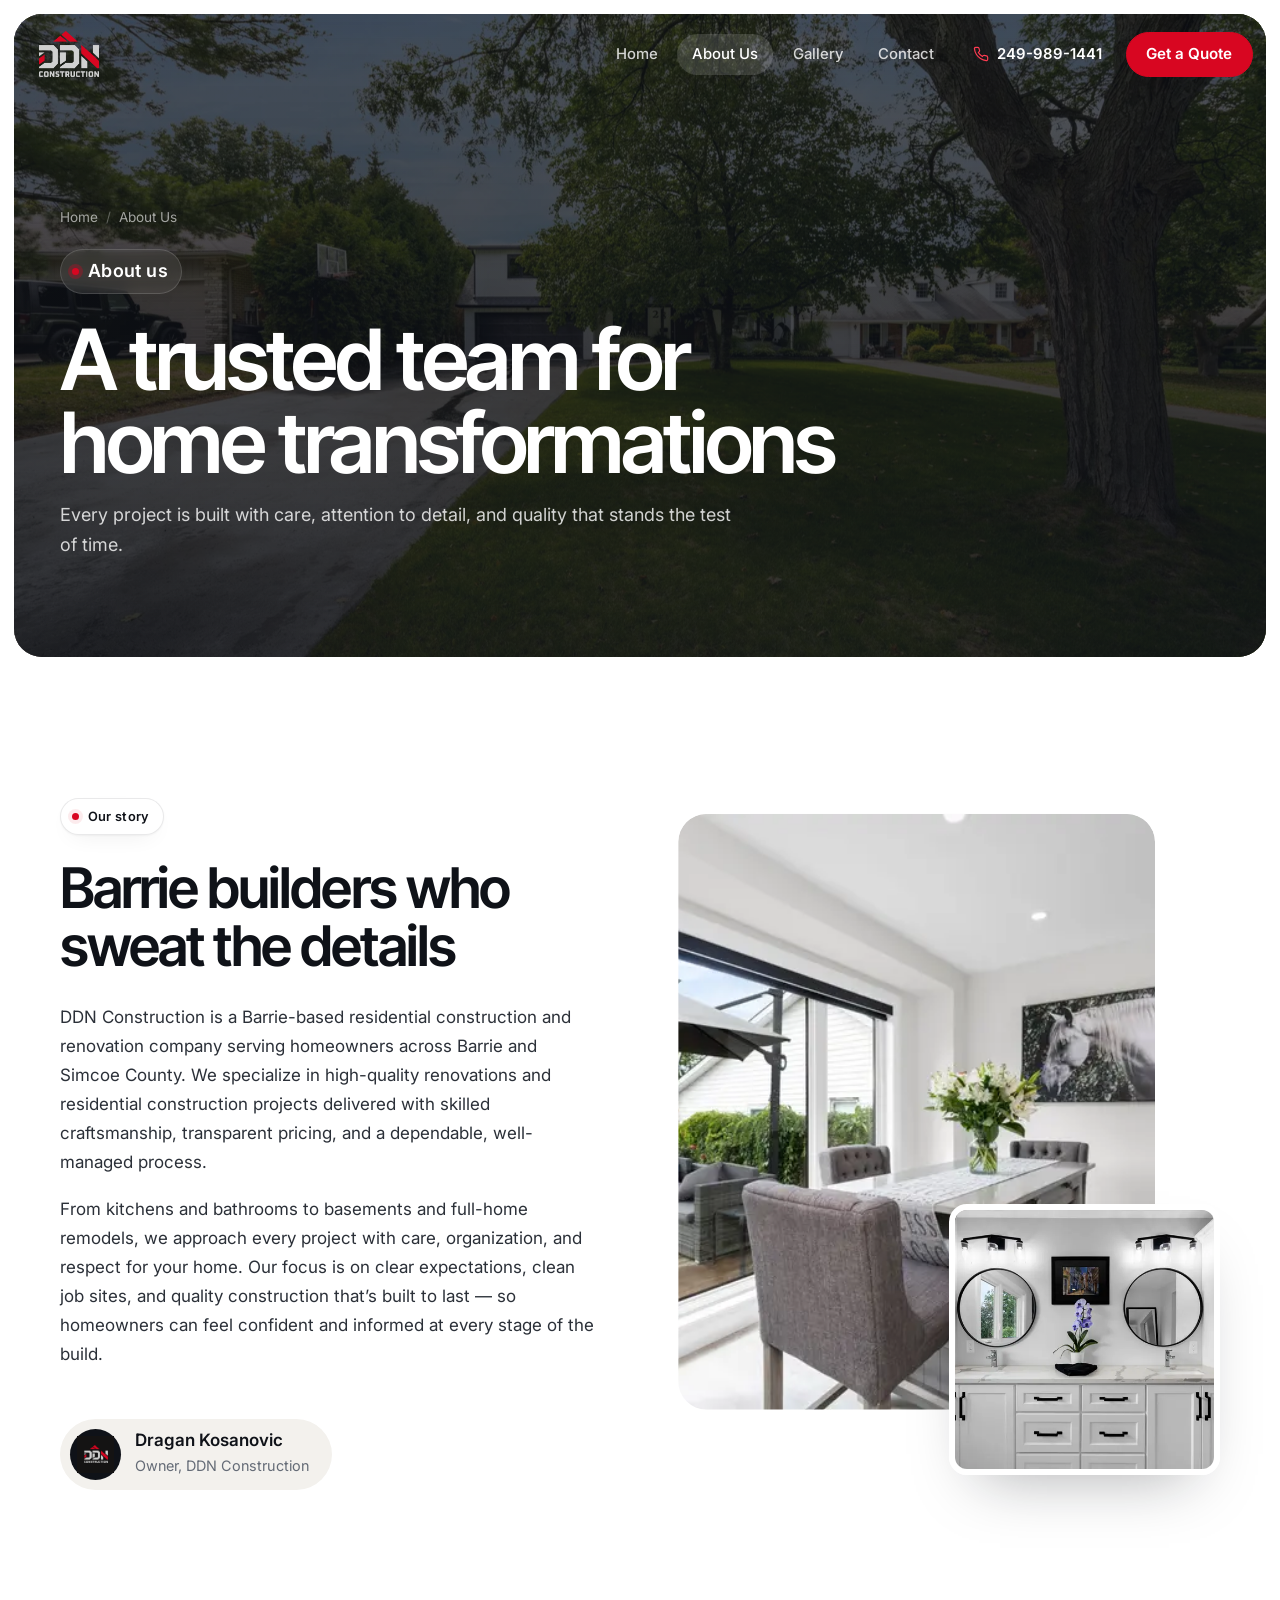
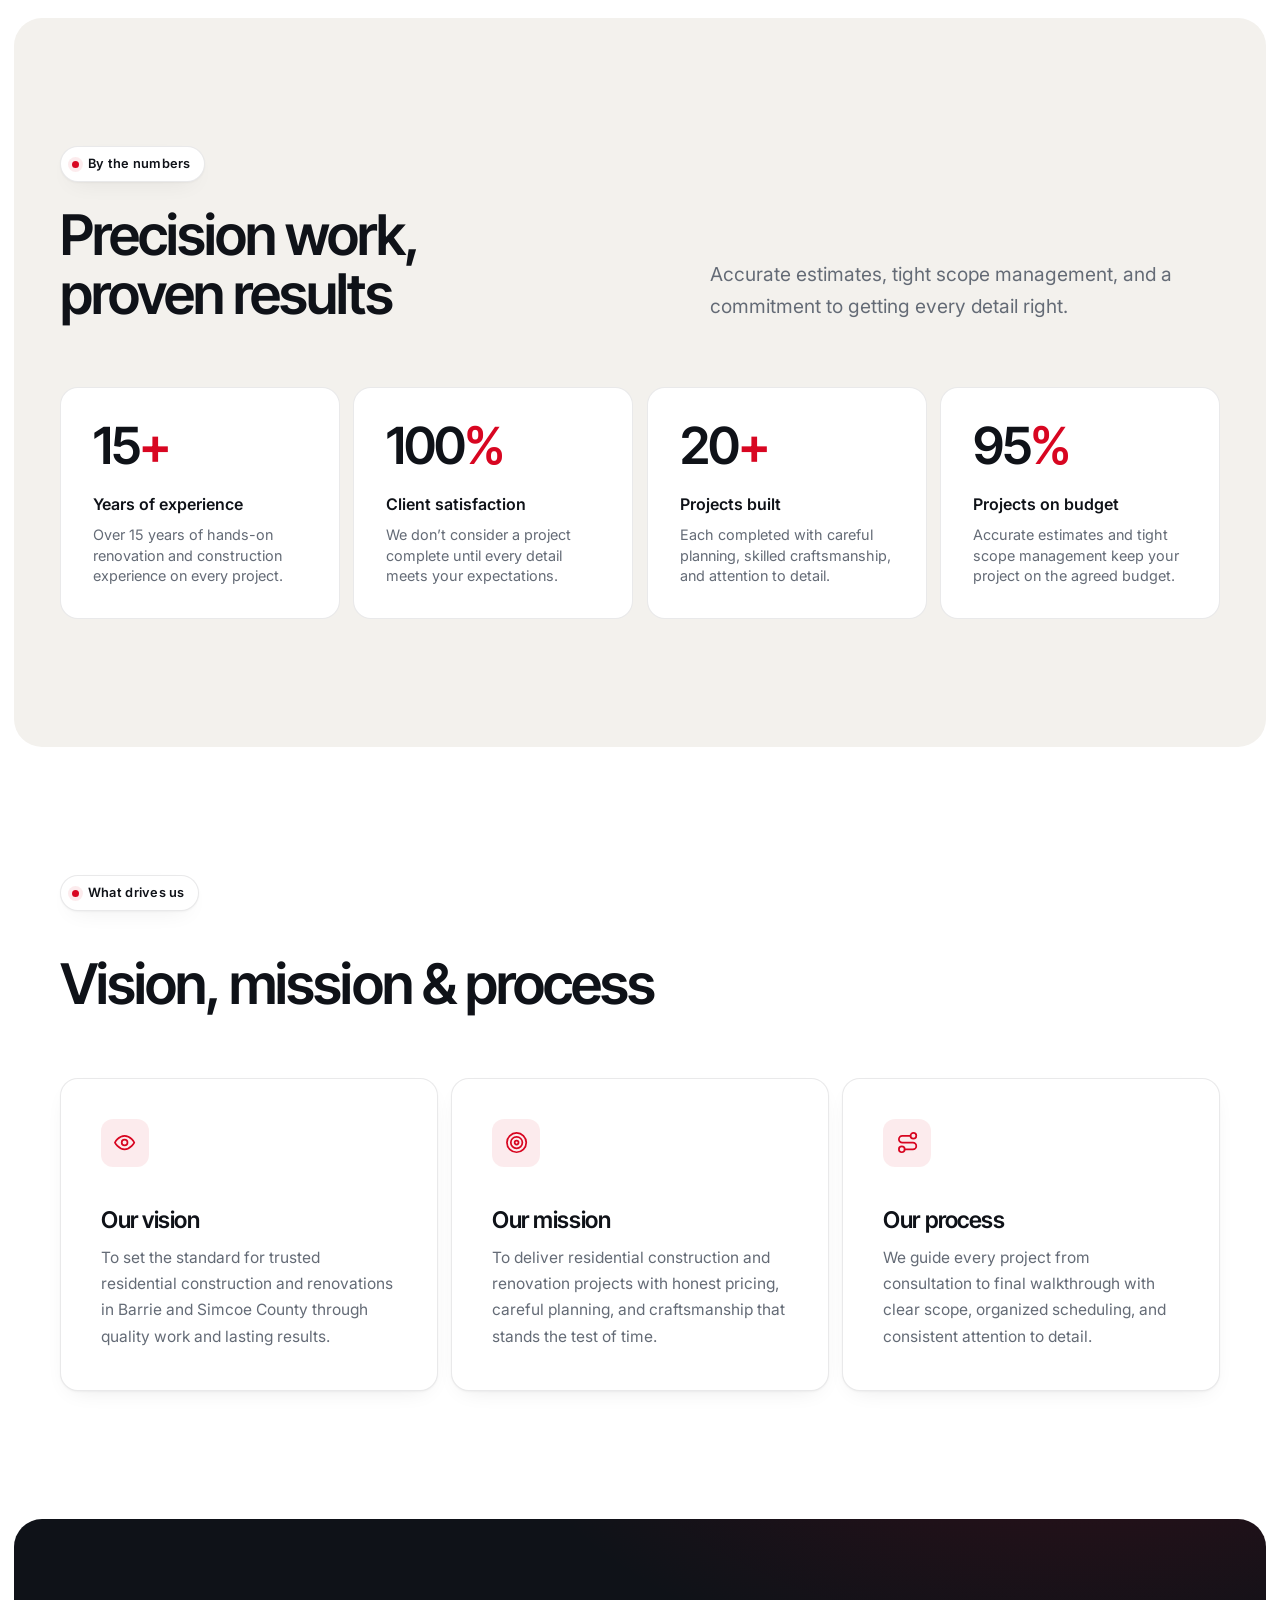
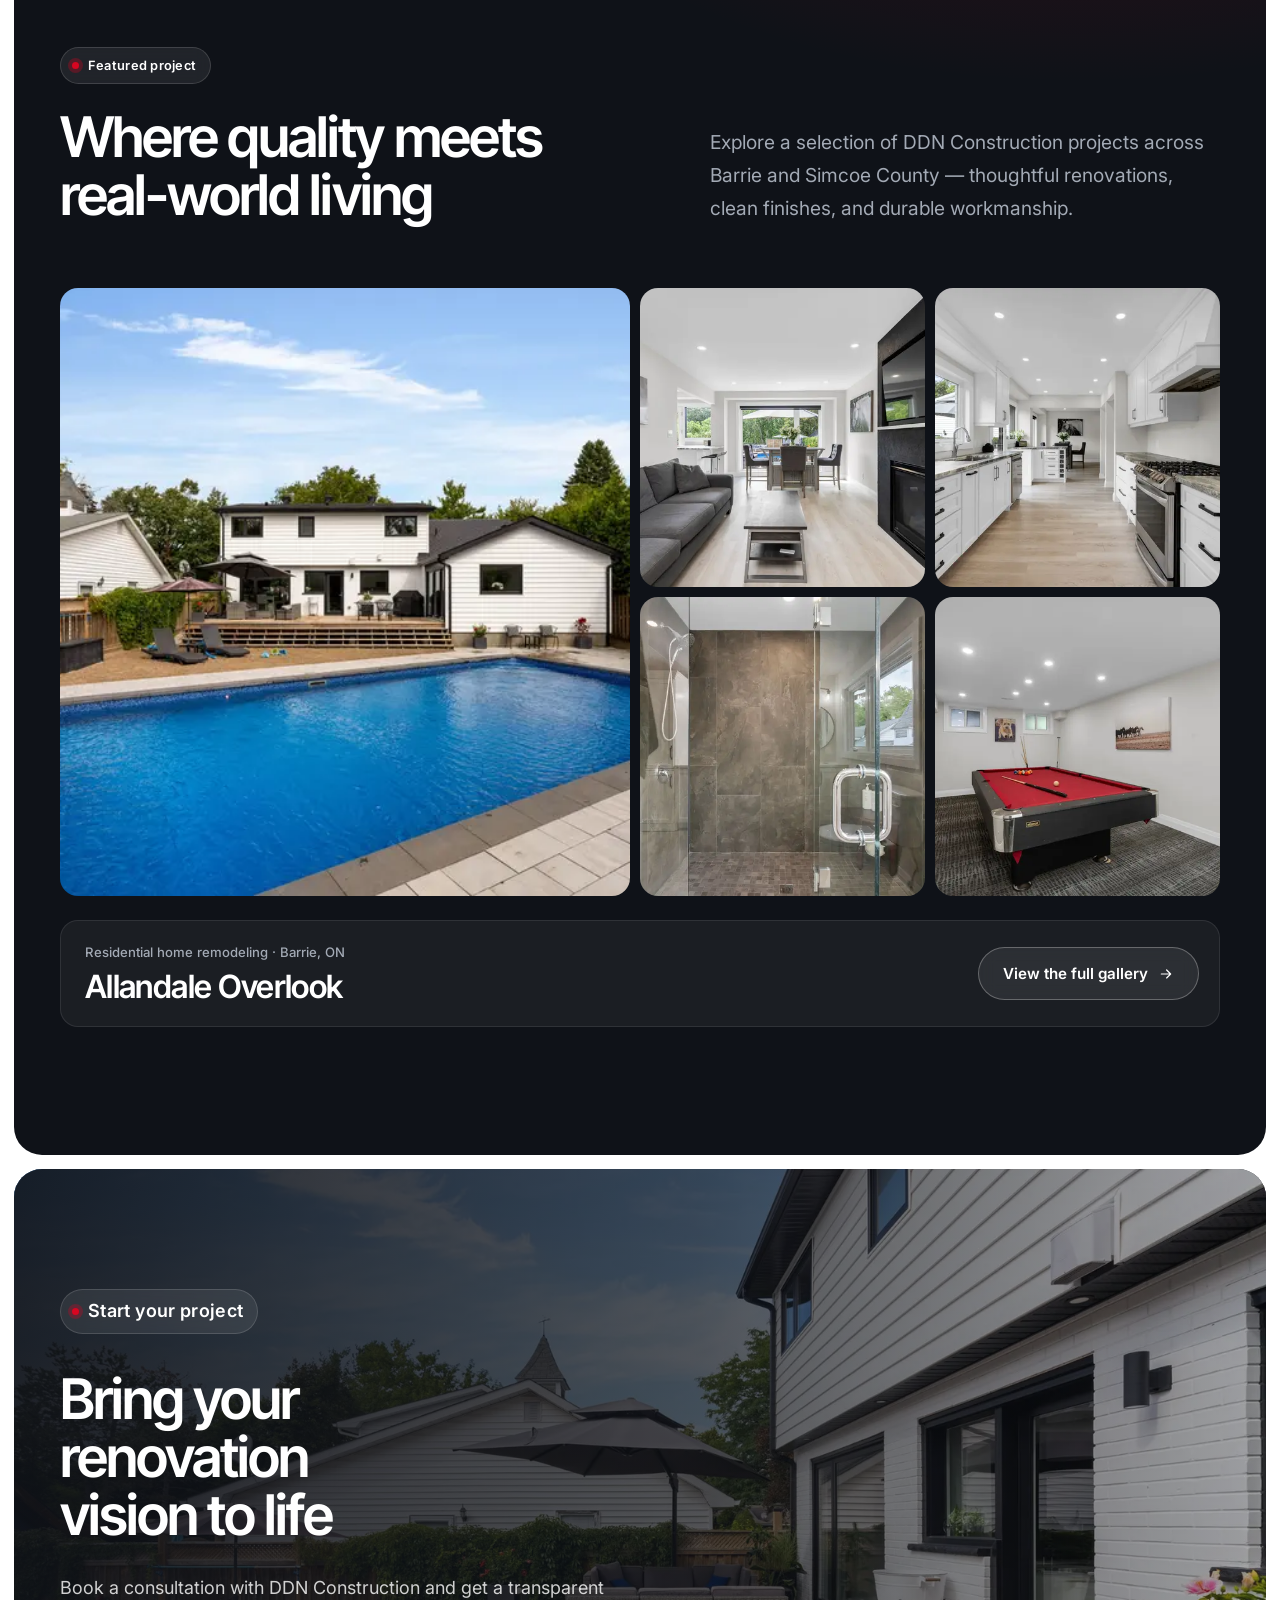
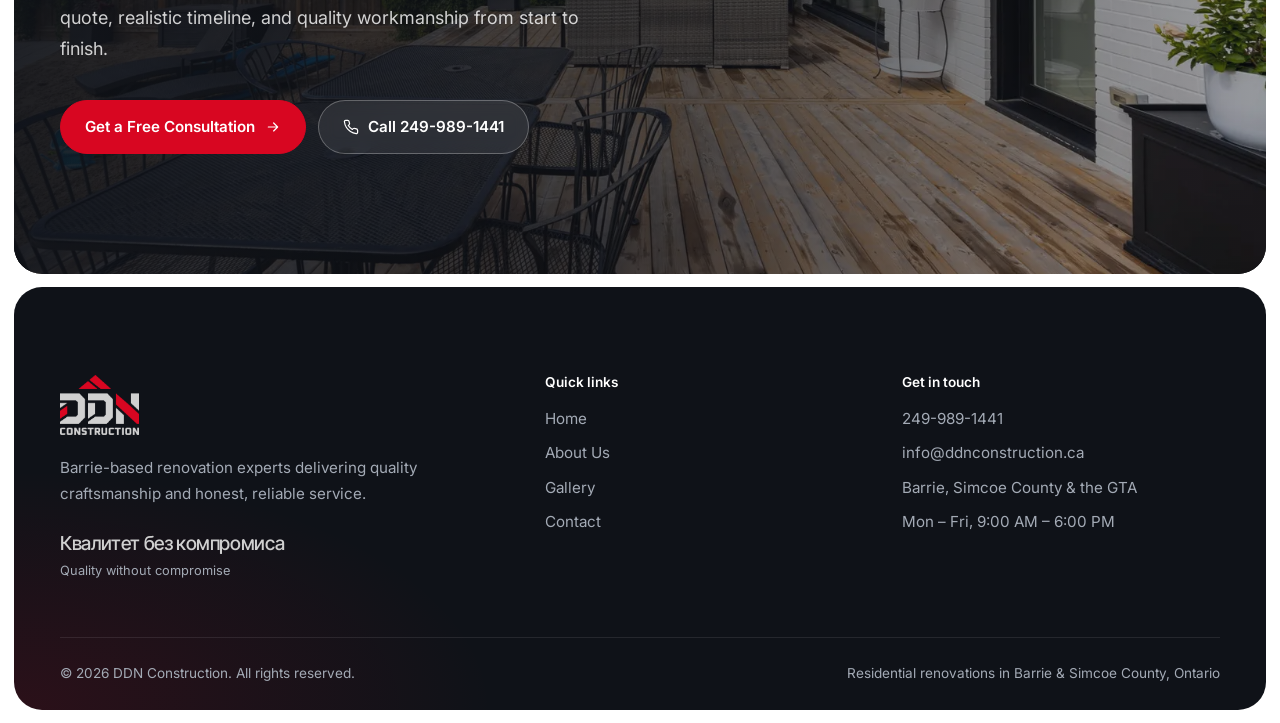
<file: about-us/index.html>
<!doctype html>
<html lang="en-CA" class="no-js">
<head>
<meta charset="utf-8">
<meta name="viewport" content="width=device-width, initial-scale=1, viewport-fit=cover">
<title>About DDN Construction | Trusted Local Builders in Barrie</title>
<meta name="description" content="Meet DDN Construction — a Barrie-based residential construction and renovation company led by owner Dragan Kosanovic, serving homeowners across Barrie and Simcoe County.">
<link rel="canonical" href="https://ddnconstruction.ca/about-us/">
<meta name="theme-color" content="#12161d">
<meta property="og:type" content="website">
<meta property="og:locale" content="en_CA">
<meta property="og:site_name" content="DDN Construction">
<meta property="og:title" content="About DDN Construction | Trusted Local Builders in Barrie">
<meta property="og:description" content="Meet DDN Construction — a Barrie-based residential construction and renovation company led by owner Dragan Kosanovic, serving homeowners across Barrie and Simcoe County.">
<meta property="og:url" content="https://ddnconstruction.ca/about-us/">
<meta property="og:image" content="https://ddnconstruction.ca/assets/img/og-image.jpg">
<meta name="twitter:card" content="summary_large_image">
<link rel="icon" href="/favicon.ico" sizes="any">
<link rel="icon" type="image/png" sizes="32x32" href="/assets/img/favicon-32.png">
<link rel="apple-touch-icon" href="/assets/img/apple-touch-icon.png">
<link rel="preconnect" href="https://fonts.googleapis.com">
<link rel="preconnect" href="https://fonts.gstatic.com" crossorigin>
<link rel="stylesheet" href="https://fonts.googleapis.com/css2?family=Inter+Tight:wght@500;600&family=Inter:wght@400;500;600&display=swap">
<link rel="stylesheet" href="/assets/css/styles.css">
<meta name="view-transition" content="same-origin">
<script src="/assets/js/main.js" defer></script>
<script type="application/ld+json">{"@context": "https://schema.org", "@type": "GeneralContractor", "name": "DDN Construction", "url": "https://ddnconstruction.ca/", "logo": "https://ddnconstruction.ca/assets/img/logo.png", "image": "https://ddnconstruction.ca/assets/img/og-image.jpg", "description": "Barrie-based renovation and construction company delivering high-quality residential renovations throughout Barrie and Simcoe County.", "telephone": "+1-249-989-1441", "email": "info@ddnconstruction.ca", "address": {"@type": "PostalAddress", "addressLocality": "Barrie", "addressRegion": "ON", "addressCountry": "CA"}, "areaServed": ["Barrie", "Simcoe County", "Greater Toronto Area"], "founder": {"@type": "Person", "name": "Dragan Kosanovic"}, "openingHoursSpecification": [{"@type": "OpeningHoursSpecification", "dayOfWeek": ["Monday", "Tuesday", "Wednesday", "Thursday", "Friday"], "opens": "09:00", "closes": "18:00"}]}</script>
</head>
<body>
<a class="skip-link" href="#main">Skip to content</a>
<div class="scroll-progress" aria-hidden="true"></div>
<header class="site-header">
  <div class="container site-header__inner">
    <a class="brand" href="/" aria-label="DDN Construction home">
      <img src="/assets/img/logo.png" width="476" height="361" alt="DDN Construction">
    </a>
    <button class="nav-toggle" type="button" aria-expanded="false" aria-controls="site-nav" aria-label="Open menu"><span></span></button>
    <nav class="nav" id="site-nav" aria-label="Main">
      <ul class="nav__list">
          <li><a class="nav__link" href="/">Home</a></li>
          <li><a class="nav__link" href="/about-us/" aria-current="page">About Us</a></li>
          <li><a class="nav__link" href="/gallery/">Gallery</a></li>
          <li><a class="nav__link" href="/contact/">Contact</a></li>
      </ul>
      <a class="nav__phone" href="tel:+12499891441"><svg viewBox="0 0 24 24" fill="none" stroke="currentColor" stroke-width="1.8" stroke-linecap="round" stroke-linejoin="round" aria-hidden="true"><path d="M22 16.9v3a2 2 0 0 1-2.2 2 19.8 19.8 0 0 1-8.6-3.1 19.5 19.5 0 0 1-6-6A19.8 19.8 0 0 1 2.1 4.2 2 2 0 0 1 4.1 2h3a2 2 0 0 1 2 1.7c.1.9.4 1.8.7 2.7a2 2 0 0 1-.5 2.1L8 9.8a16 16 0 0 0 6 6l1.3-1.3a2 2 0 0 1 2.1-.4c.9.3 1.8.6 2.7.7a2 2 0 0 1 1.7 2z"/></svg> 249-989-1441</a>
      <a class="btn" href="/contact/">Get a Quote</a>
    </nav>
  </div>
</header>
<main id="main">
<section class="page-hero">
  <div class="page-hero__media"><img src="/assets/img/projects/allandale-03-lg.webp" srcset="/assets/img/projects/allandale-03-sm.webp 720w, /assets/img/projects/allandale-03-lg.webp 1600w" sizes="100vw" width="1600" height="1066" alt="" fetchpriority="high"></div>
  <div class="container">
    <ol class="breadcrumb"><li><a href="/">Home</a></li><li aria-current="page">About Us</li></ol>
    <p class="eyebrow">About us</p>
    <h1>A trusted team for home transformations</h1>
    <p>Every project is built with care, attention to detail, and quality that stands the test of time.</p>
  </div>
</section>

<section class="section" aria-labelledby="story-title">
  <div class="container split">
    <div class="reveal">
      <p class="eyebrow">Our story</p>
      <h2 id="story-title">Barrie builders who sweat the details</h2>
      <p>DDN Construction is a Barrie-based residential construction and renovation company serving homeowners across Barrie and Simcoe County. We specialize in high-quality renovations and residential construction projects delivered with skilled craftsmanship, transparent pricing, and a dependable, well-managed process.</p>
      <p>From kitchens and bathrooms to basements and full-home remodels, we approach every project with care, organization, and respect for your home. Our focus is on clear expectations, clean job sites, and quality construction that’s built to last — so homeowners can feel confident and informed at every stage of the build.</p>
      <div class="owner">
        <span class="owner__mark"><img src="/assets/img/icon-192.png" width="192" height="192" alt="" loading="lazy"></span>
        <div><strong>Dragan Kosanovic</strong><span>Owner, DDN Construction</span></div>
      </div>
    </div>
    <div class="media-stack reveal reveal--media">
      <div class="media-stack__main"><img src="/assets/img/projects/allandale-15-lg.webp" srcset="/assets/img/projects/allandale-15-sm.webp 720w, /assets/img/projects/allandale-15-lg.webp 1600w" sizes="(min-width: 960px) 50vw, 100vw" width="1600" height="1066" alt="Open-concept dining area opening onto the backyard" loading="lazy" decoding="async"></div>
      <div class="media-stack__inset"><img src="/assets/img/projects/allandale-31-sm.webp" srcset="/assets/img/projects/allandale-31-sm.webp 720w, /assets/img/projects/allandale-31-lg.webp 1600w" sizes="(min-width: 960px) 25vw, 50vw" width="720" height="480" alt="Double vanity bathroom with round mirrors" loading="lazy" decoding="async"></div>
    </div>
  </div>
</section>

<section class="section section--stone" aria-labelledby="numbers-title">
  <div class="container">
    <div class="section-head section-head--split reveal">
      <div>
        <p class="eyebrow">By the numbers</p>
        <h2 id="numbers-title">Precision work, proven results</h2>
      </div>
      <p class="lede">Accurate estimates, tight scope management, and a commitment to getting every detail right.</p>
    </div>
    <div class="stats count-group stagger">
      <div><div class="stat__num"><span data-count="15">15</span><span class="unit">+</span></div><div class="stat__title">Years of experience</div><div class="stat__label">Over 15 years of hands-on renovation and construction experience on every project.</div></div>
      <div><div class="stat__num"><span data-count="100">100</span><span class="unit">%</span></div><div class="stat__title">Client satisfaction</div><div class="stat__label">We don’t consider a project complete until every detail meets your expectations.</div></div>
      <div><div class="stat__num"><span data-count="20">20</span><span class="unit">+</span></div><div class="stat__title">Projects built</div><div class="stat__label">Each completed with careful planning, skilled craftsmanship, and attention to detail.</div></div>
      <div><div class="stat__num"><span data-count="95">95</span><span class="unit">%</span></div><div class="stat__title">Projects on budget</div><div class="stat__label">Accurate estimates and tight scope management keep your project on the agreed budget.</div></div>
    </div>
  </div>
</section>

<section class="section" aria-labelledby="values-title">
  <div class="container">
    <div class="section-head reveal">
      <p class="eyebrow">What drives us</p>
      <h2 id="values-title">Vision, mission &amp; process</h2>
    </div>
    <div class="values values--light stagger">
      <div class="value"><div class="value__icon"><svg viewBox="0 0 24 24" fill="none" stroke="currentColor" stroke-width="1.8" stroke-linecap="round" stroke-linejoin="round" aria-hidden="true"><path d="M2 12s3.5-7 10-7 10 7 10 7-3.5 7-10 7S2 12 2 12Z"/><circle cx="12" cy="12" r="3"/></svg></div><h3>Our vision</h3><p>To set the standard for trusted residential construction and renovations in Barrie and Simcoe County through quality work and lasting results.</p></div>
      <div class="value"><div class="value__icon"><svg viewBox="0 0 24 24" fill="none" stroke="currentColor" stroke-width="1.8" stroke-linecap="round" stroke-linejoin="round" aria-hidden="true"><circle cx="12" cy="12" r="10"/><circle cx="12" cy="12" r="6"/><circle cx="12" cy="12" r="2"/></svg></div><h3>Our mission</h3><p>To deliver residential construction and renovation projects with honest pricing, careful planning, and craftsmanship that stands the test of time.</p></div>
      <div class="value"><div class="value__icon"><svg viewBox="0 0 24 24" fill="none" stroke="currentColor" stroke-width="1.8" stroke-linecap="round" stroke-linejoin="round" aria-hidden="true"><circle cx="6" cy="19" r="3"/><path d="M9 19h8.5a3.5 3.5 0 0 0 0-7h-11a3.5 3.5 0 0 1 0-7H15"/><circle cx="18" cy="5" r="3"/></svg></div><h3>Our process</h3><p>We guide every project from consultation to final walkthrough with clear scope, organized scheduling, and consistent attention to detail.</p></div>
    </div>
  </div>
</section>

<section class="section section--dark" aria-labelledby="project-title">
  <div class="container">
    <div class="section-head section-head--split reveal">
      <div>
        <p class="eyebrow">Featured project</p>
        <h2 id="project-title">Where quality meets real-world living</h2>
      </div>
      <p class="lede">Explore a selection of DDN Construction projects across Barrie and Simcoe County — thoughtful renovations, clean finishes, and durable workmanship.</p>
    </div>
    <div class="project-mosaic stagger">
      <a href="/assets/img/projects/allandale-47-lg.webp" data-lightbox="featured" data-caption="Allandale Overlook — Backyard deck and in-ground pool"><img src="/assets/img/projects/allandale-47-lg.webp" srcset="/assets/img/projects/allandale-47-sm.webp 720w, /assets/img/projects/allandale-47-lg.webp 1600w" sizes="(min-width: 900px) 50vw, 100vw" width="1600" height="1066" alt="Backyard deck and in-ground pool" loading="lazy" decoding="async"></a>
      <a href="/assets/img/projects/allandale-12-lg.webp" data-lightbox="featured" data-caption="Allandale Overlook — Open living room with modern fireplace wall"><img src="/assets/img/projects/allandale-12-sm.webp" srcset="/assets/img/projects/allandale-12-sm.webp 720w, /assets/img/projects/allandale-12-lg.webp 1600w" sizes="(min-width: 900px) 25vw, 50vw" width="720" height="480" alt="Open living room with modern fireplace wall" loading="lazy" decoding="async"></a>
      <a href="/assets/img/projects/allandale-19-lg.webp" data-lightbox="featured" data-caption="Allandale Overlook — Renovated white kitchen with stainless appliances"><img src="/assets/img/projects/allandale-19-sm.webp" srcset="/assets/img/projects/allandale-19-sm.webp 720w, /assets/img/projects/allandale-19-lg.webp 1600w" sizes="(min-width: 900px) 25vw, 50vw" width="720" height="480" alt="Renovated white kitchen with stainless appliances" loading="lazy" decoding="async"></a>
      <a href="/assets/img/projects/allandale-30-lg.webp" data-lightbox="featured" data-caption="Allandale Overlook — Glass walk-in shower with large-format tile"><img src="/assets/img/projects/allandale-30-sm.webp" srcset="/assets/img/projects/allandale-30-sm.webp 720w, /assets/img/projects/allandale-30-lg.webp 1600w" sizes="(min-width: 900px) 25vw, 50vw" width="720" height="480" alt="Glass walk-in shower with large-format tile" loading="lazy" decoding="async"></a>
      <a href="/assets/img/projects/allandale-44-lg.webp" data-lightbox="featured" data-caption="Allandale Overlook — Finished basement games room"><img src="/assets/img/projects/allandale-44-sm.webp" srcset="/assets/img/projects/allandale-44-sm.webp 720w, /assets/img/projects/allandale-44-lg.webp 1600w" sizes="(min-width: 900px) 25vw, 50vw" width="720" height="480" alt="Finished basement games room" loading="lazy" decoding="async"></a>
    </div>
    <div class="project-meta">
      <div><span class="tag">Residential home remodeling · Barrie, ON</span><h3>Allandale Overlook</h3></div>
      <a class="btn btn--ghost" href="/gallery/">View the full gallery <svg viewBox="0 0 24 24" fill="none" stroke="currentColor" stroke-width="1.8" stroke-linecap="round" stroke-linejoin="round" aria-hidden="true"><path d="M5 12h14M13 6l6 6-6 6"/></svg></a>
    </div>
  </div>
</section>

<section class="cta" aria-labelledby="cta-title">
  <div class="cta__media"><img src="/assets/img/projects/allandale-55-lg.webp" srcset="/assets/img/projects/allandale-55-sm.webp 720w, /assets/img/projects/allandale-55-lg.webp 1600w" sizes="100vw" width="1600" height="1066" alt="" loading="lazy" decoding="async"></div>
  <div class="container reveal">
    <p class="eyebrow">Start your project</p>
    <h2 id="cta-title">Bring your renovation vision to life</h2>
    <p>Book a consultation with DDN Construction and get a transparent quote, realistic timeline, and quality workmanship from start to finish.</p>
    <div class="btn-row">
      <a class="btn" href="/contact/">Get a Free Consultation <svg viewBox="0 0 24 24" fill="none" stroke="currentColor" stroke-width="1.8" stroke-linecap="round" stroke-linejoin="round" aria-hidden="true"><path d="M5 12h14M13 6l6 6-6 6"/></svg></a>
      <a class="btn btn--ghost" href="tel:+12499891441"><svg viewBox="0 0 24 24" fill="none" stroke="currentColor" stroke-width="1.8" stroke-linecap="round" stroke-linejoin="round" aria-hidden="true"><path d="M22 16.9v3a2 2 0 0 1-2.2 2 19.8 19.8 0 0 1-8.6-3.1 19.5 19.5 0 0 1-6-6A19.8 19.8 0 0 1 2.1 4.2 2 2 0 0 1 4.1 2h3a2 2 0 0 1 2 1.7c.1.9.4 1.8.7 2.7a2 2 0 0 1-.5 2.1L8 9.8a16 16 0 0 0 6 6l1.3-1.3a2 2 0 0 1 2.1-.4c.9.3 1.8.6 2.7.7a2 2 0 0 1 1.7 2z"/></svg> Call 249-989-1441</a>
    </div>
  </div>
</section>

</main>

<footer class="site-footer">
  <div class="container">
    <div class="footer-grid">
      <div>
        <a class="brand" href="/" aria-label="DDN Construction home"><img src="/assets/img/logo.png" width="476" height="361" alt="DDN Construction" loading="lazy"></a>
        <p>Barrie-based renovation experts delivering quality craftsmanship and honest, reliable service.</p>
        <p class="footer-motto" lang="sr">Квалитет без компромиса <span lang="en">Quality without compromise</span></p>
      </div>
      <div>
        <h4>Quick links</h4>
        <ul>
          <li><a href="/">Home</a></li>
          <li><a href="/about-us/">About Us</a></li>
          <li><a href="/gallery/">Gallery</a></li>
          <li><a href="/contact/">Contact</a></li>
        </ul>
      </div>
      <div>
        <h4>Get in touch</h4>
        <ul>
          <li><a href="tel:+12499891441">249-989-1441</a></li>
          <li><a href="mailto:info@ddnconstruction.ca">info@ddnconstruction.ca</a></li>
          <li>Barrie, Simcoe County &amp; the GTA</li>
          <li>Mon – Fri, 9:00 AM – 6:00 PM</li>
        </ul>
      </div>
    </div>
    <div class="footer-bottom">
      <span>© <span data-year>2026</span> DDN Construction. All rights reserved.</span>
      <span>Residential renovations in Barrie &amp; Simcoe County, Ontario</span>
    </div>
  </div>
</footer>
<nav class="callbar" aria-label="Quick contact">
  <a href="tel:+12499891441"><svg viewBox="0 0 24 24" fill="none" stroke="currentColor" stroke-width="1.8" stroke-linecap="round" stroke-linejoin="round" aria-hidden="true"><path d="M22 16.9v3a2 2 0 0 1-2.2 2 19.8 19.8 0 0 1-8.6-3.1 19.5 19.5 0 0 1-6-6A19.8 19.8 0 0 1 2.1 4.2 2 2 0 0 1 4.1 2h3a2 2 0 0 1 2 1.7c.1.9.4 1.8.7 2.7a2 2 0 0 1-.5 2.1L8 9.8a16 16 0 0 0 6 6l1.3-1.3a2 2 0 0 1 2.1-.4c.9.3 1.8.6 2.7.7a2 2 0 0 1 1.7 2z"/></svg> Call</a>
  <a href="/contact/"><svg viewBox="0 0 24 24" fill="none" stroke="currentColor" stroke-width="1.8" stroke-linecap="round" stroke-linejoin="round" aria-hidden="true"><rect x="2" y="4" width="20" height="16" rx="2"/><path d="m22 7-10 6L2 7"/></svg> Get a Quote</a>
</nav>
</body>
</html>
</file>
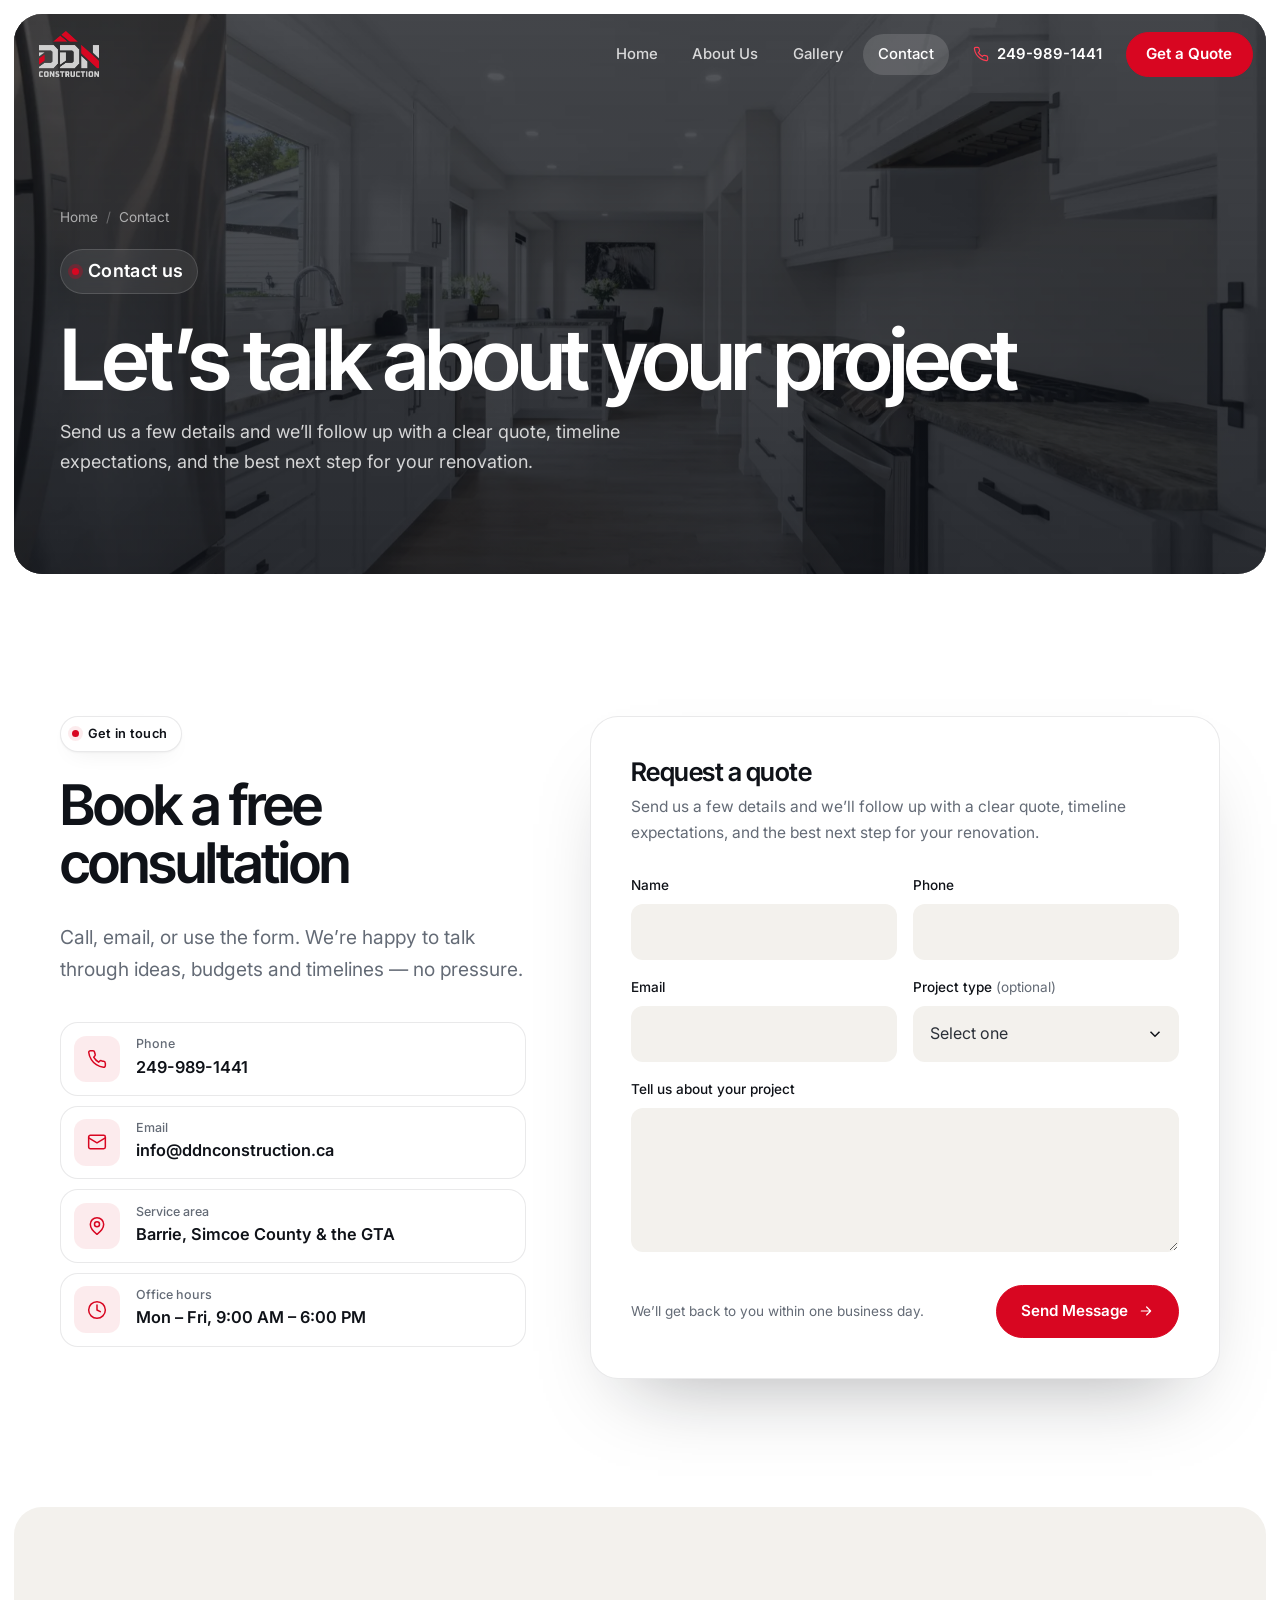
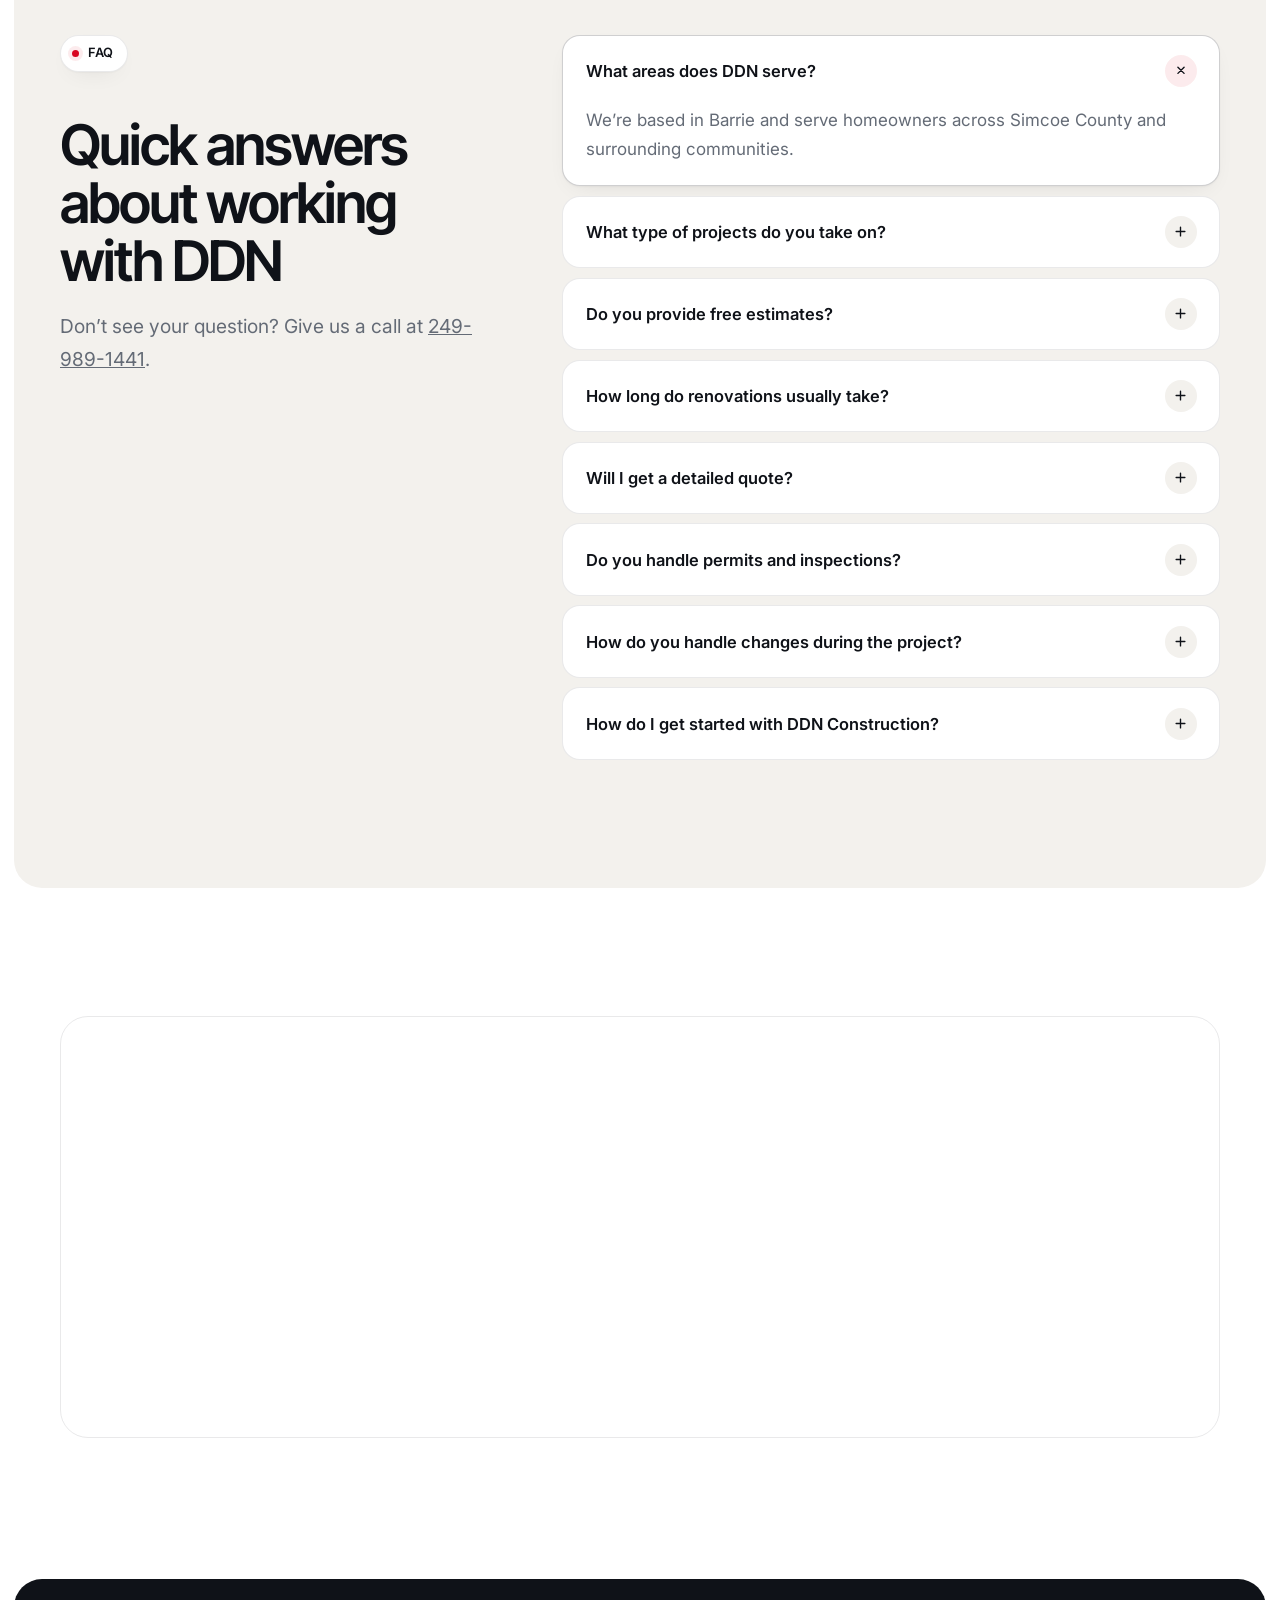
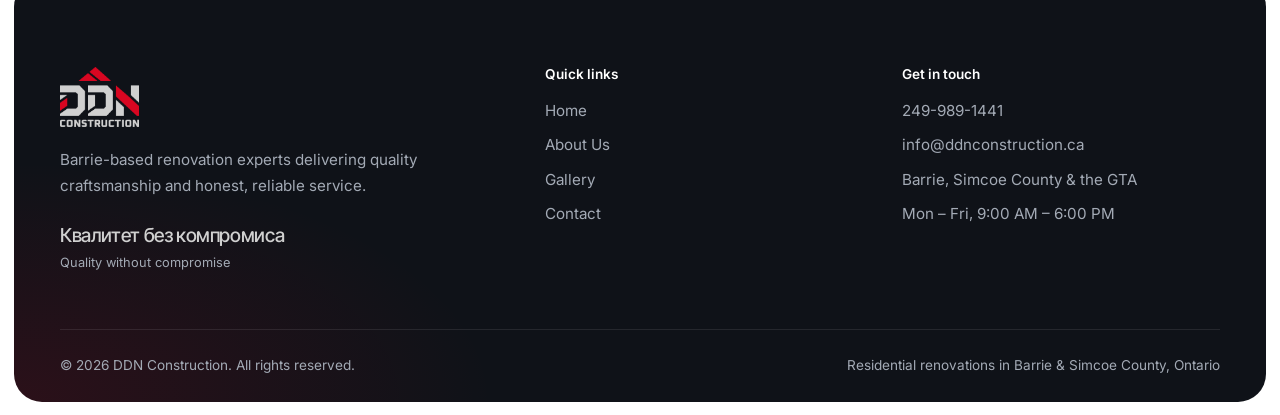
<file: contact/index.html>
<!doctype html>
<html lang="en-CA" class="no-js">
<head>
<meta charset="utf-8">
<meta name="viewport" content="width=device-width, initial-scale=1, viewport-fit=cover">
<title>Contact DDN Construction | Request a Quote or Consultation</title>
<meta name="description" content="Contact DDN Construction in Barrie for a free consultation and a clear, detailed renovation quote. Call 249-989-1441 or email info@ddnconstruction.ca.">
<link rel="canonical" href="https://ddnconstruction.ca/contact/">
<meta name="theme-color" content="#12161d">
<meta property="og:type" content="website">
<meta property="og:locale" content="en_CA">
<meta property="og:site_name" content="DDN Construction">
<meta property="og:title" content="Contact DDN Construction | Request a Quote or Consultation">
<meta property="og:description" content="Contact DDN Construction in Barrie for a free consultation and a clear, detailed renovation quote. Call 249-989-1441 or email info@ddnconstruction.ca.">
<meta property="og:url" content="https://ddnconstruction.ca/contact/">
<meta property="og:image" content="https://ddnconstruction.ca/assets/img/og-image.jpg">
<meta name="twitter:card" content="summary_large_image">
<link rel="icon" href="/favicon.ico" sizes="any">
<link rel="icon" type="image/png" sizes="32x32" href="/assets/img/favicon-32.png">
<link rel="apple-touch-icon" href="/assets/img/apple-touch-icon.png">
<link rel="preconnect" href="https://fonts.googleapis.com">
<link rel="preconnect" href="https://fonts.gstatic.com" crossorigin>
<link rel="stylesheet" href="https://fonts.googleapis.com/css2?family=Inter+Tight:wght@500;600&family=Inter:wght@400;500;600&display=swap">
<link rel="stylesheet" href="/assets/css/styles.css">
<meta name="view-transition" content="same-origin">
<script src="/assets/js/main.js" defer></script>
<script type="application/ld+json">{"@context": "https://schema.org", "@type": "GeneralContractor", "name": "DDN Construction", "url": "https://ddnconstruction.ca/", "logo": "https://ddnconstruction.ca/assets/img/logo.png", "image": "https://ddnconstruction.ca/assets/img/og-image.jpg", "description": "Barrie-based renovation and construction company delivering high-quality residential renovations throughout Barrie and Simcoe County.", "telephone": "+1-249-989-1441", "email": "info@ddnconstruction.ca", "address": {"@type": "PostalAddress", "addressLocality": "Barrie", "addressRegion": "ON", "addressCountry": "CA"}, "areaServed": ["Barrie", "Simcoe County", "Greater Toronto Area"], "founder": {"@type": "Person", "name": "Dragan Kosanovic"}, "openingHoursSpecification": [{"@type": "OpeningHoursSpecification", "dayOfWeek": ["Monday", "Tuesday", "Wednesday", "Thursday", "Friday"], "opens": "09:00", "closes": "18:00"}]}</script>
<script type="application/ld+json">{"@context": "https://schema.org", "@type": "FAQPage", "mainEntity": [{"@type": "Question", "name": "What areas does DDN serve?", "acceptedAnswer": {"@type": "Answer", "text": "We’re based in Barrie and serve homeowners across Simcoe County and surrounding communities."}}, {"@type": "Question", "name": "What type of projects do you take on?", "acceptedAnswer": {"@type": "Answer", "text": "We focus on residential renovations and construction, including kitchens, bathrooms, basements, full-home remodels, and interior upgrades."}}, {"@type": "Question", "name": "Do you provide free estimates?", "acceptedAnswer": {"@type": "Answer", "text": "Yes — after a quick conversation and site visit (when needed), we’ll provide a clear estimate based on your scope and goals."}}, {"@type": "Question", "name": "How long do renovations usually take?", "acceptedAnswer": {"@type": "Answer", "text": "Timelines vary by project size and complexity, but we’ll outline a realistic schedule before work begins and keep you updated throughout."}}, {"@type": "Question", "name": "Will I get a detailed quote?", "acceptedAnswer": {"@type": "Answer", "text": "Absolutely. Our quotes clearly define scope, materials allowances (if applicable), and what’s included so you know what to expect."}}, {"@type": "Question", "name": "Do you handle permits and inspections?", "acceptedAnswer": {"@type": "Answer", "text": "If permits are required, we can guide you through the process and coordinate the necessary steps to keep the project compliant."}}, {"@type": "Question", "name": "How do you handle changes during the project?", "acceptedAnswer": {"@type": "Answer", "text": "Any changes are discussed and approved before moving forward, with clear pricing and updated timelines when needed."}}, {"@type": "Question", "name": "How do I get started with DDN Construction?", "acceptedAnswer": {"@type": "Answer", "text": "Fill out our contact form or call us with a few details about your project, and we’ll book a consultation to plan next steps."}}]}</script>
</head>
<body>
<a class="skip-link" href="#main">Skip to content</a>
<div class="scroll-progress" aria-hidden="true"></div>
<header class="site-header">
  <div class="container site-header__inner">
    <a class="brand" href="/" aria-label="DDN Construction home">
      <img src="/assets/img/logo.png" width="476" height="361" alt="DDN Construction">
    </a>
    <button class="nav-toggle" type="button" aria-expanded="false" aria-controls="site-nav" aria-label="Open menu"><span></span></button>
    <nav class="nav" id="site-nav" aria-label="Main">
      <ul class="nav__list">
          <li><a class="nav__link" href="/">Home</a></li>
          <li><a class="nav__link" href="/about-us/">About Us</a></li>
          <li><a class="nav__link" href="/gallery/">Gallery</a></li>
          <li><a class="nav__link" href="/contact/" aria-current="page">Contact</a></li>
      </ul>
      <a class="nav__phone" href="tel:+12499891441"><svg viewBox="0 0 24 24" fill="none" stroke="currentColor" stroke-width="1.8" stroke-linecap="round" stroke-linejoin="round" aria-hidden="true"><path d="M22 16.9v3a2 2 0 0 1-2.2 2 19.8 19.8 0 0 1-8.6-3.1 19.5 19.5 0 0 1-6-6A19.8 19.8 0 0 1 2.1 4.2 2 2 0 0 1 4.1 2h3a2 2 0 0 1 2 1.7c.1.9.4 1.8.7 2.7a2 2 0 0 1-.5 2.1L8 9.8a16 16 0 0 0 6 6l1.3-1.3a2 2 0 0 1 2.1-.4c.9.3 1.8.6 2.7.7a2 2 0 0 1 1.7 2z"/></svg> 249-989-1441</a>
      <a class="btn" href="/contact/">Get a Quote</a>
    </nav>
  </div>
</header>
<main id="main">
<section class="page-hero">
  <div class="page-hero__media"><img src="/assets/img/projects/allandale-19-lg.webp" srcset="/assets/img/projects/allandale-19-sm.webp 720w, /assets/img/projects/allandale-19-lg.webp 1600w" sizes="100vw" width="1600" height="1066" alt="" fetchpriority="high"></div>
  <div class="container">
    <ol class="breadcrumb"><li><a href="/">Home</a></li><li aria-current="page">Contact</li></ol>
    <p class="eyebrow">Contact us</p>
    <h1>Let’s talk about your project</h1>
    <p>Send us a few details and we’ll follow up with a clear quote, timeline expectations, and the best next step for your renovation.</p>
  </div>
</section>

<section class="section" aria-labelledby="contact-title">
  <div class="container contact">
    <div class="reveal">
      <p class="eyebrow">Get in touch</p>
      <h2 id="contact-title">Book a free consultation</h2>
      <p class="lede">Call, email, or use the form. We’re happy to talk through ideas, budgets and timelines — no pressure.</p>
      <ul class="contact-list stagger">
        <li><span class="contact-list__icon"><svg viewBox="0 0 24 24" fill="none" stroke="currentColor" stroke-width="1.8" stroke-linecap="round" stroke-linejoin="round" aria-hidden="true"><path d="M22 16.9v3a2 2 0 0 1-2.2 2 19.8 19.8 0 0 1-8.6-3.1 19.5 19.5 0 0 1-6-6A19.8 19.8 0 0 1 2.1 4.2 2 2 0 0 1 4.1 2h3a2 2 0 0 1 2 1.7c.1.9.4 1.8.7 2.7a2 2 0 0 1-.5 2.1L8 9.8a16 16 0 0 0 6 6l1.3-1.3a2 2 0 0 1 2.1-.4c.9.3 1.8.6 2.7.7a2 2 0 0 1 1.7 2z"/></svg></span><div><small>Phone</small><a href="tel:+12499891441">249-989-1441</a></div></li>
        <li><span class="contact-list__icon"><svg viewBox="0 0 24 24" fill="none" stroke="currentColor" stroke-width="1.8" stroke-linecap="round" stroke-linejoin="round" aria-hidden="true"><rect x="2" y="4" width="20" height="16" rx="2"/><path d="m22 7-10 6L2 7"/></svg></span><div><small>Email</small><a href="mailto:info@ddnconstruction.ca">info@ddnconstruction.ca</a></div></li>
        <li><span class="contact-list__icon"><svg viewBox="0 0 24 24" fill="none" stroke="currentColor" stroke-width="1.8" stroke-linecap="round" stroke-linejoin="round" aria-hidden="true"><path d="M20 10c0 6-8 12-8 12s-8-6-8-12a8 8 0 0 1 16 0Z"/><circle cx="12" cy="10" r="3"/></svg></span><div><small>Service area</small><span>Barrie, Simcoe County &amp; the GTA</span></div></li>
        <li><span class="contact-list__icon"><svg viewBox="0 0 24 24" fill="none" stroke="currentColor" stroke-width="1.8" stroke-linecap="round" stroke-linejoin="round" aria-hidden="true"><circle cx="12" cy="12" r="10"/><path d="M12 6v6l4 2"/></svg></span><div><small>Office hours</small><span>Mon – Fri, 9:00 AM – 6:00 PM</span></div></li>
      </ul>
    </div>
    <div class="reveal reveal--right">
      <div class="form-card">
        <h3>Request a quote</h3>
        <p>Send us a few details and we’ll follow up with a clear quote, timeline expectations, and the best next step for your renovation.</p>
        <form name="contact" method="POST" action="/thank-you/" data-netlify="true" netlify-honeypot="bot-field">
          <input type="hidden" name="form-name" value="contact">
          <p class="hidden-field"><label>Leave this field empty <input name="bot-field" tabindex="-1" autocomplete="off"></label></p>
          <div class="form-grid">
            <div class="field"><label for="f-name">Name</label><input id="f-name" name="name" type="text" autocomplete="name" required></div>
            <div class="field"><label for="f-phone">Phone</label><input id="f-phone" name="phone" type="tel" autocomplete="tel" required></div>
            <div class="field"><label for="f-email">Email</label><input id="f-email" name="email" type="email" autocomplete="email" required></div>
            <div class="field"><label for="f-type">Project type <span class="opt">(optional)</span></label>
              <select id="f-type" name="project-type">
                <option value="">Select one</option>
                <option>Kitchen renovation</option>
                <option>Bathroom renovation</option>
                <option>Basement finishing</option>
                <option>Full-home remodel</option>
                <option>Interior upgrades</option>
                <option>Other</option>
              </select></div>
            <div class="field full"><label for="f-msg">Tell us about your project</label><textarea id="f-msg" name="message" required></textarea></div>
          </div>
          <div class="form-foot">
            <small>We’ll get back to you within one business day.</small>
            <button class="btn" type="submit">Send Message <svg viewBox="0 0 24 24" fill="none" stroke="currentColor" stroke-width="1.8" stroke-linecap="round" stroke-linejoin="round" aria-hidden="true"><path d="M5 12h14M13 6l6 6-6 6"/></svg></button>
          </div>
        </form>
      </div>
    </div>
  </div>
</section>

<section class="section section--stone" aria-labelledby="faq-title">
  <div class="container faq-wrap">
    <div class="section-head reveal">
      <p class="eyebrow">FAQ</p>
      <h2 id="faq-title">Quick answers about working with DDN</h2>
      <p class="lede">Don’t see your question? Give us a call at <a href="tel:+12499891441">249-989-1441</a>.</p>
    </div>
    <div class="faq stagger">
        <details open><summary>What areas does DDN serve?</summary><p>We’re based in Barrie and serve homeowners across Simcoe County and surrounding communities.</p></details>
        <details><summary>What type of projects do you take on?</summary><p>We focus on residential renovations and construction, including kitchens, bathrooms, basements, full-home remodels, and interior upgrades.</p></details>
        <details><summary>Do you provide free estimates?</summary><p>Yes — after a quick conversation and site visit (when needed), we’ll provide a clear estimate based on your scope and goals.</p></details>
        <details><summary>How long do renovations usually take?</summary><p>Timelines vary by project size and complexity, but we’ll outline a realistic schedule before work begins and keep you updated throughout.</p></details>
        <details><summary>Will I get a detailed quote?</summary><p>Absolutely. Our quotes clearly define scope, materials allowances (if applicable), and what’s included so you know what to expect.</p></details>
        <details><summary>Do you handle permits and inspections?</summary><p>If permits are required, we can guide you through the process and coordinate the necessary steps to keep the project compliant.</p></details>
        <details><summary>How do you handle changes during the project?</summary><p>Any changes are discussed and approved before moving forward, with clear pricing and updated timelines when needed.</p></details>
        <details><summary>How do I get started with DDN Construction?</summary><p>Fill out our contact form or call us with a few details about your project, and we’ll book a consultation to plan next steps.</p></details>
    </div>
  </div>
</section>

<section class="section" aria-label="Service area map">
  <div class="container">
    <div class="map">
      <iframe title="Map of Barrie, Ontario — DDN Construction service area" loading="lazy" referrerpolicy="no-referrer-when-downgrade"
        src="https://maps.google.com/maps?q=Barrie%2C%20Ontario&amp;t=m&amp;z=9&amp;output=embed&amp;iwloc=near"></iframe>
    </div>
  </div>
</section>
</main>

<footer class="site-footer">
  <div class="container">
    <div class="footer-grid">
      <div>
        <a class="brand" href="/" aria-label="DDN Construction home"><img src="/assets/img/logo.png" width="476" height="361" alt="DDN Construction" loading="lazy"></a>
        <p>Barrie-based renovation experts delivering quality craftsmanship and honest, reliable service.</p>
        <p class="footer-motto" lang="sr">Квалитет без компромиса <span lang="en">Quality without compromise</span></p>
      </div>
      <div>
        <h4>Quick links</h4>
        <ul>
          <li><a href="/">Home</a></li>
          <li><a href="/about-us/">About Us</a></li>
          <li><a href="/gallery/">Gallery</a></li>
          <li><a href="/contact/">Contact</a></li>
        </ul>
      </div>
      <div>
        <h4>Get in touch</h4>
        <ul>
          <li><a href="tel:+12499891441">249-989-1441</a></li>
          <li><a href="mailto:info@ddnconstruction.ca">info@ddnconstruction.ca</a></li>
          <li>Barrie, Simcoe County &amp; the GTA</li>
          <li>Mon – Fri, 9:00 AM – 6:00 PM</li>
        </ul>
      </div>
    </div>
    <div class="footer-bottom">
      <span>© <span data-year>2026</span> DDN Construction. All rights reserved.</span>
      <span>Residential renovations in Barrie &amp; Simcoe County, Ontario</span>
    </div>
  </div>
</footer>
<nav class="callbar" aria-label="Quick contact">
  <a href="tel:+12499891441"><svg viewBox="0 0 24 24" fill="none" stroke="currentColor" stroke-width="1.8" stroke-linecap="round" stroke-linejoin="round" aria-hidden="true"><path d="M22 16.9v3a2 2 0 0 1-2.2 2 19.8 19.8 0 0 1-8.6-3.1 19.5 19.5 0 0 1-6-6A19.8 19.8 0 0 1 2.1 4.2 2 2 0 0 1 4.1 2h3a2 2 0 0 1 2 1.7c.1.9.4 1.8.7 2.7a2 2 0 0 1-.5 2.1L8 9.8a16 16 0 0 0 6 6l1.3-1.3a2 2 0 0 1 2.1-.4c.9.3 1.8.6 2.7.7a2 2 0 0 1 1.7 2z"/></svg> Call</a>
  <a href="/contact/"><svg viewBox="0 0 24 24" fill="none" stroke="currentColor" stroke-width="1.8" stroke-linecap="round" stroke-linejoin="round" aria-hidden="true"><rect x="2" y="4" width="20" height="16" rx="2"/><path d="m22 7-10 6L2 7"/></svg> Get a Quote</a>
</nav>
</body>
</html>
</file>
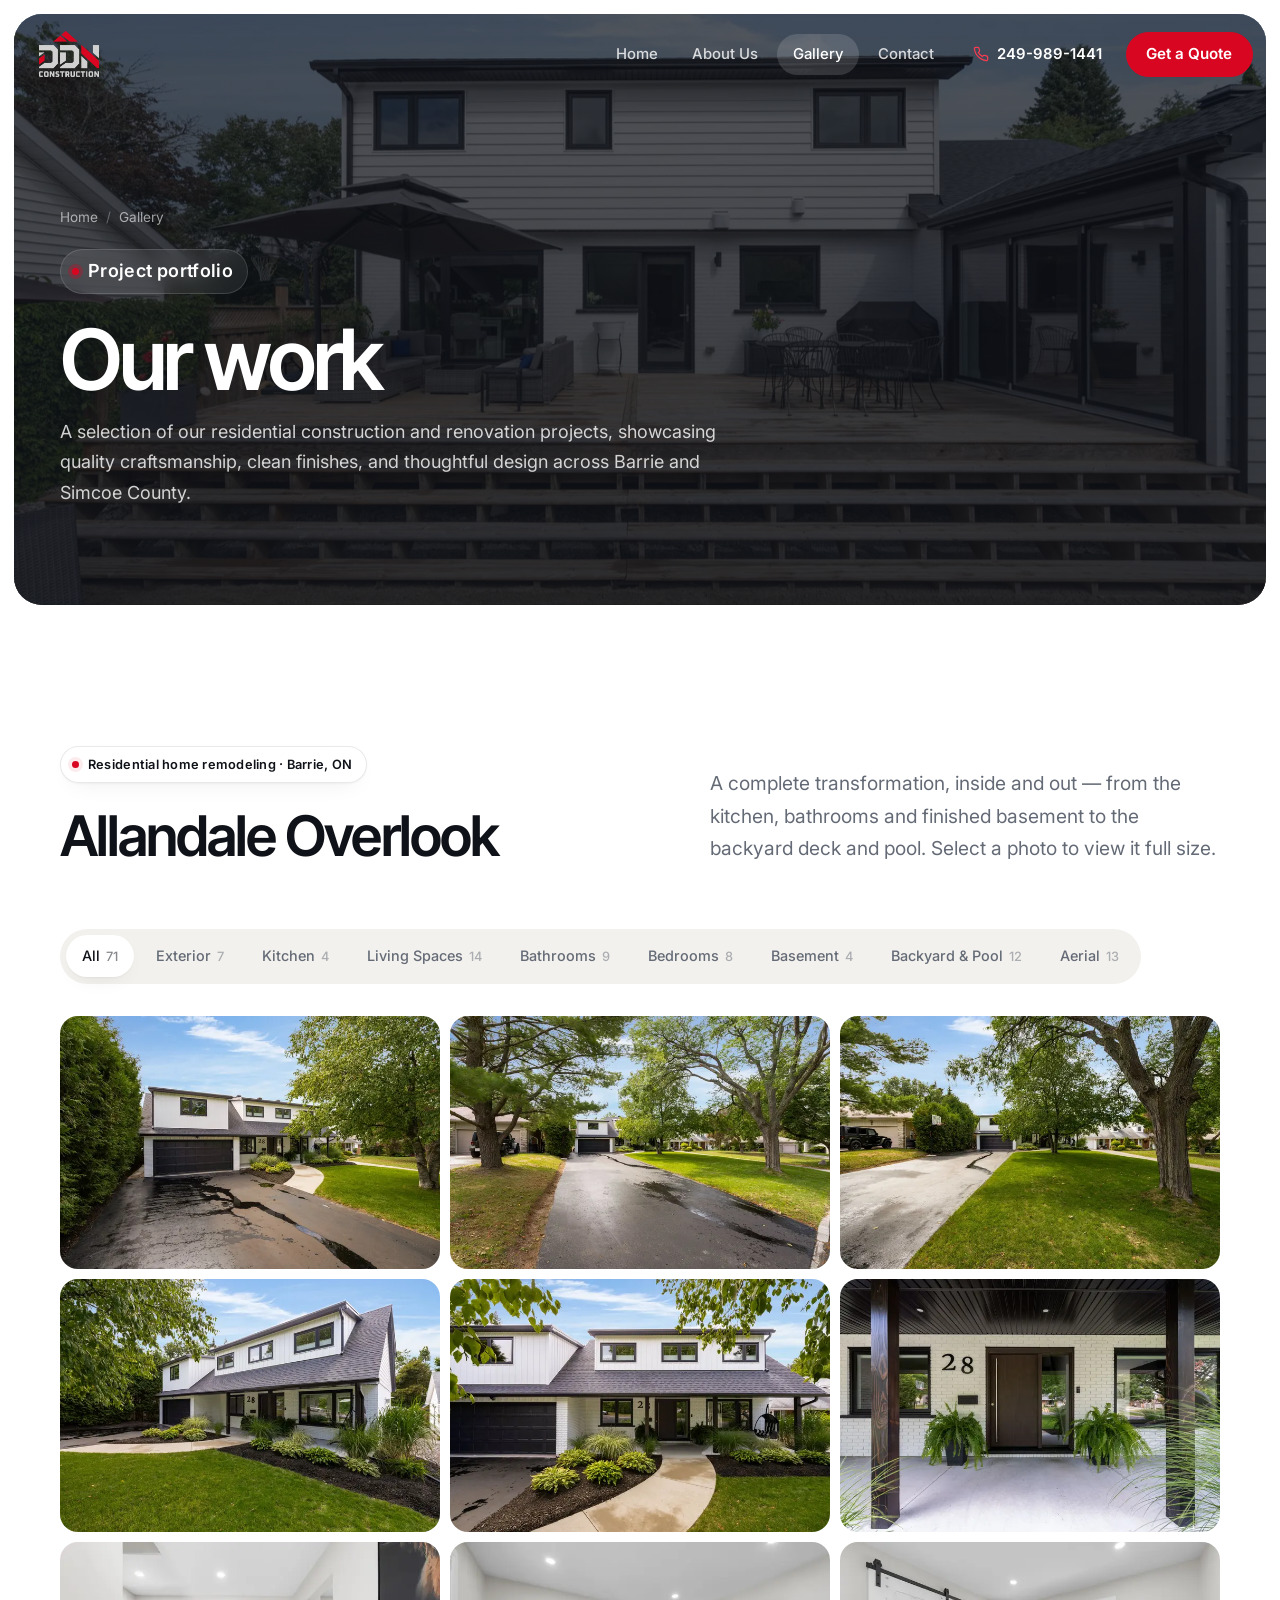
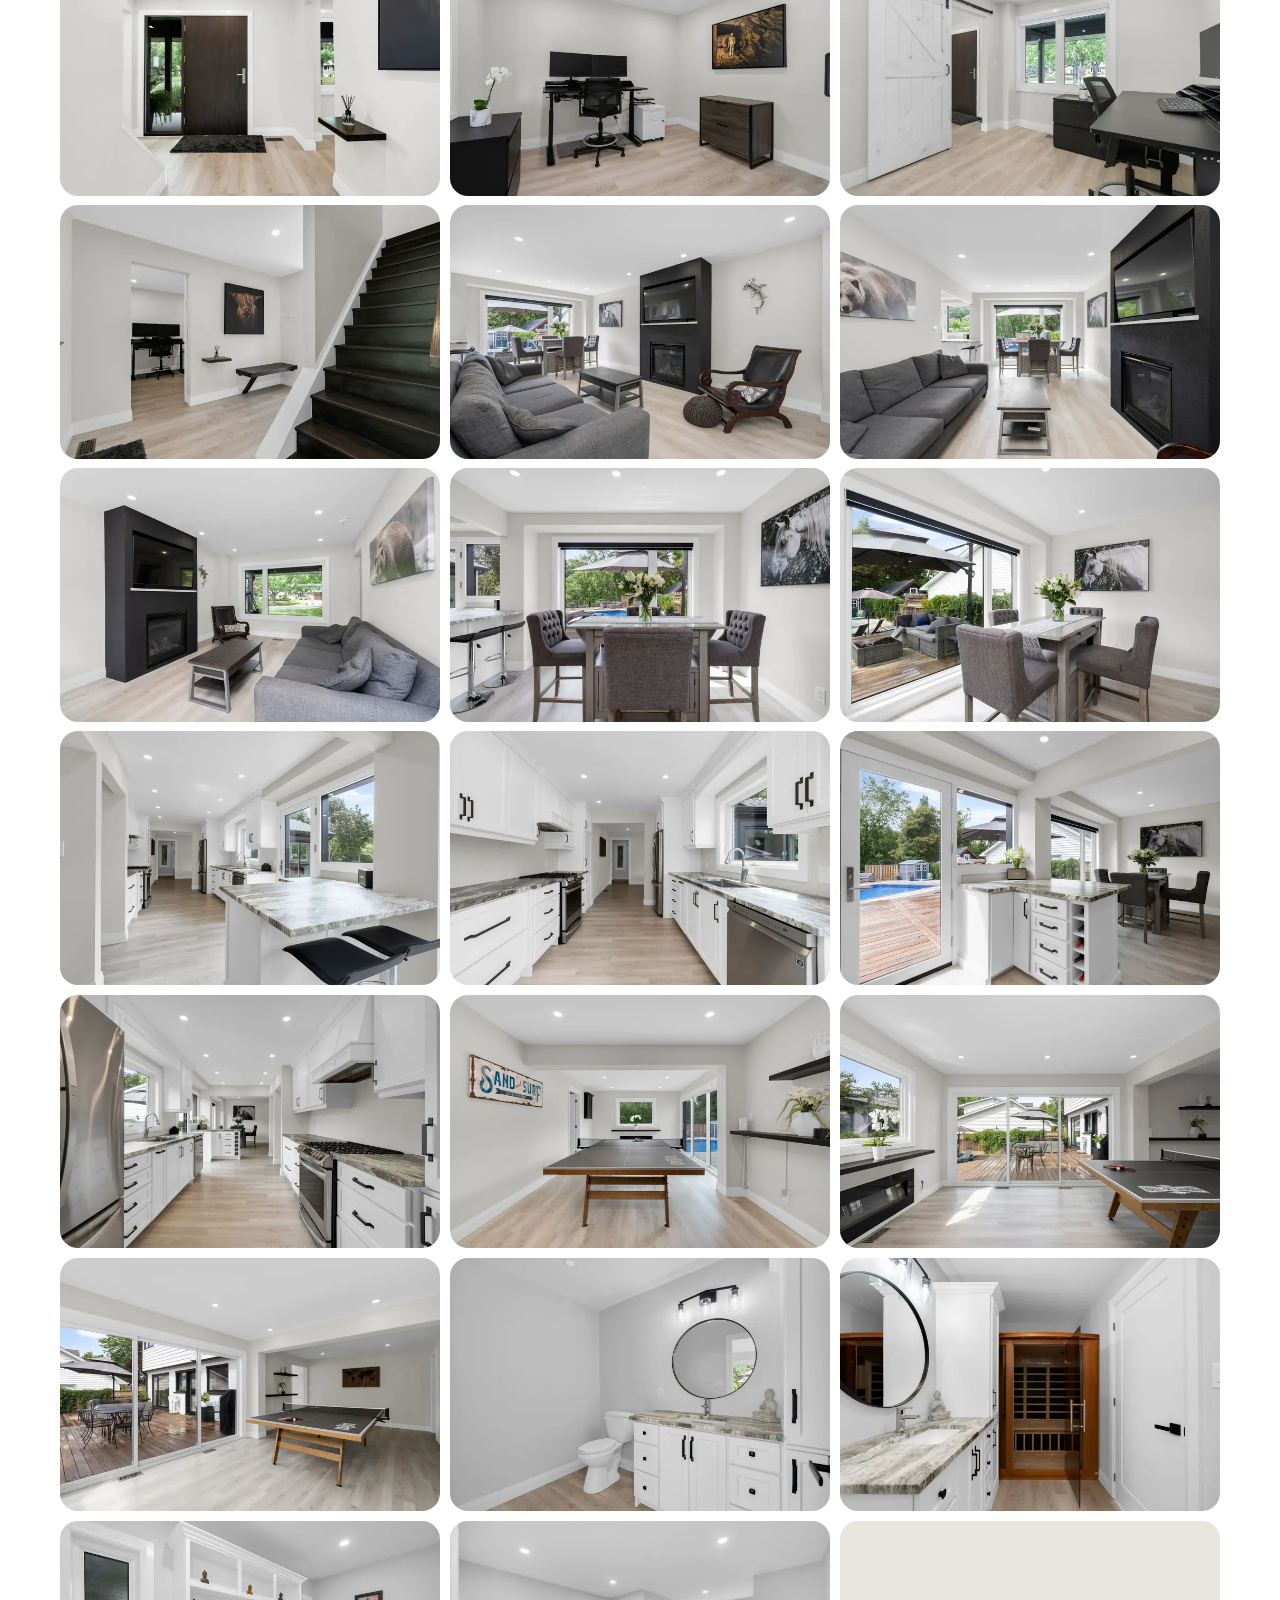
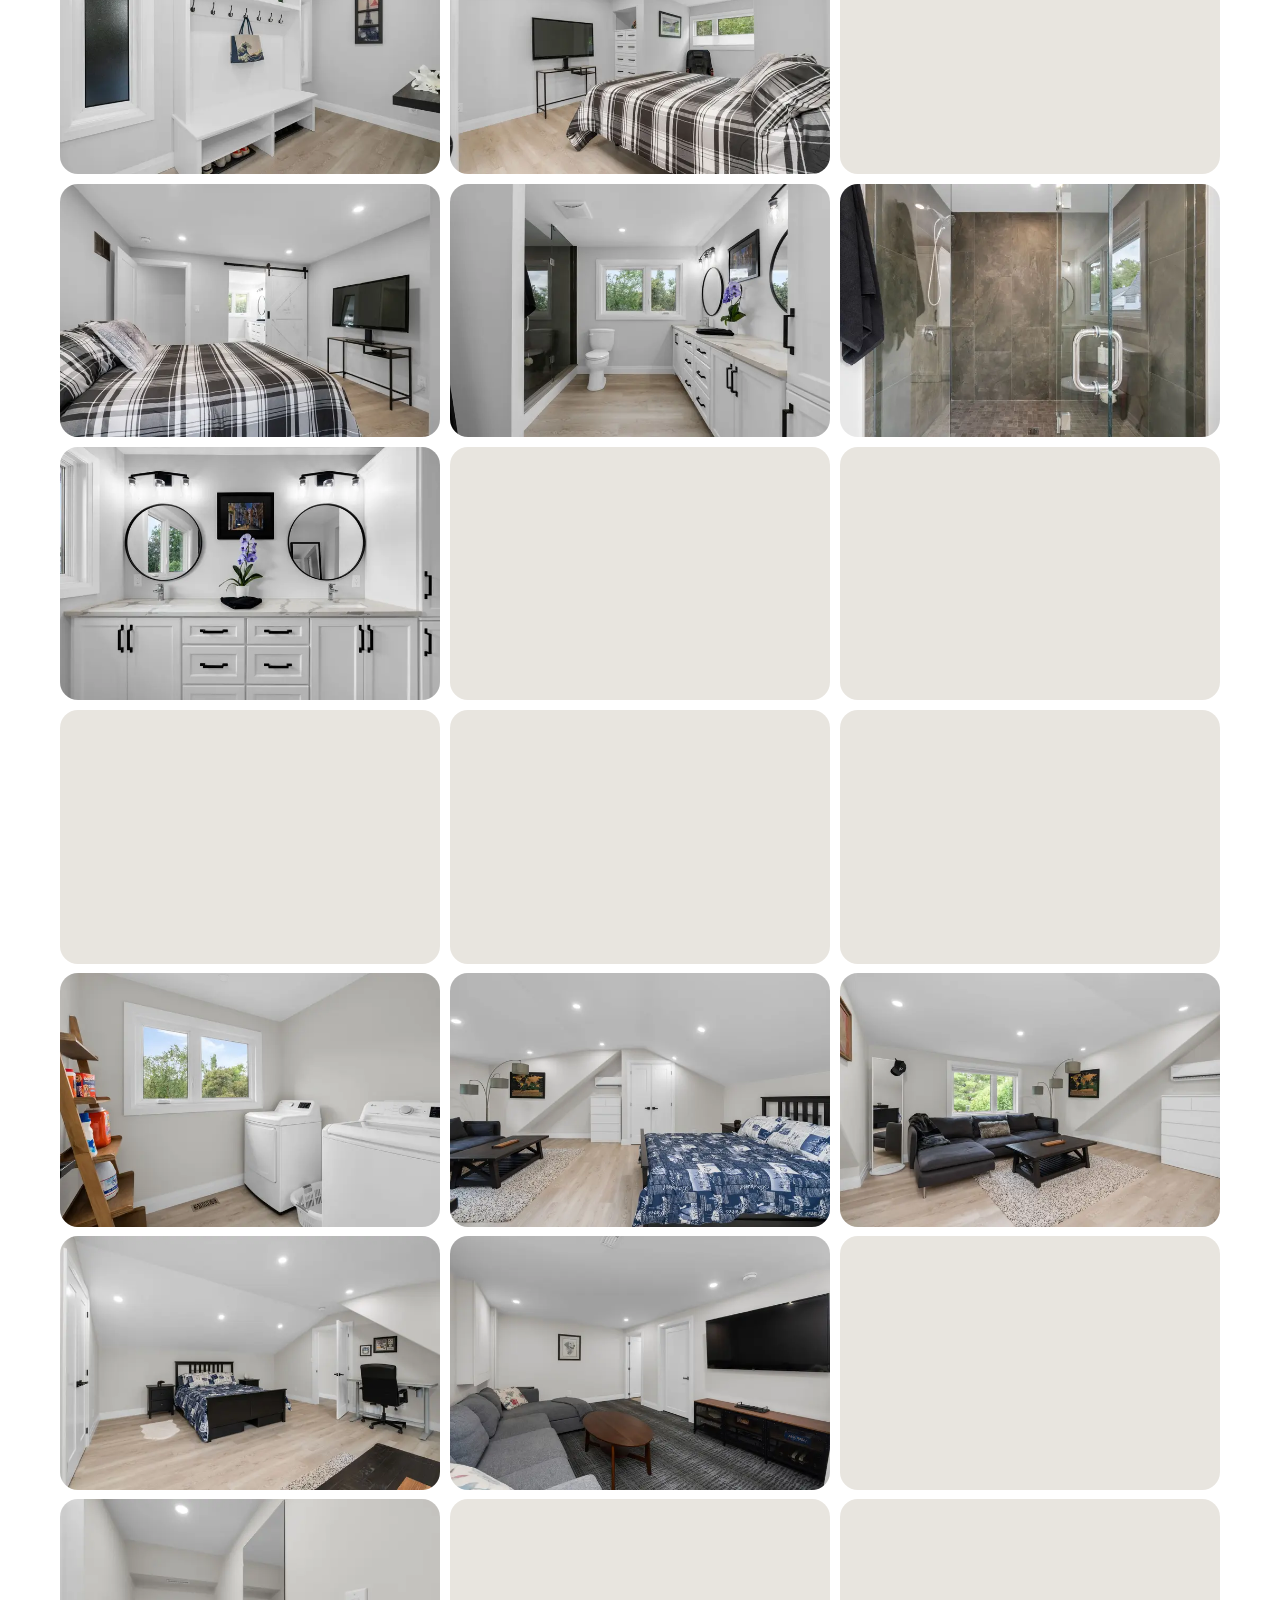
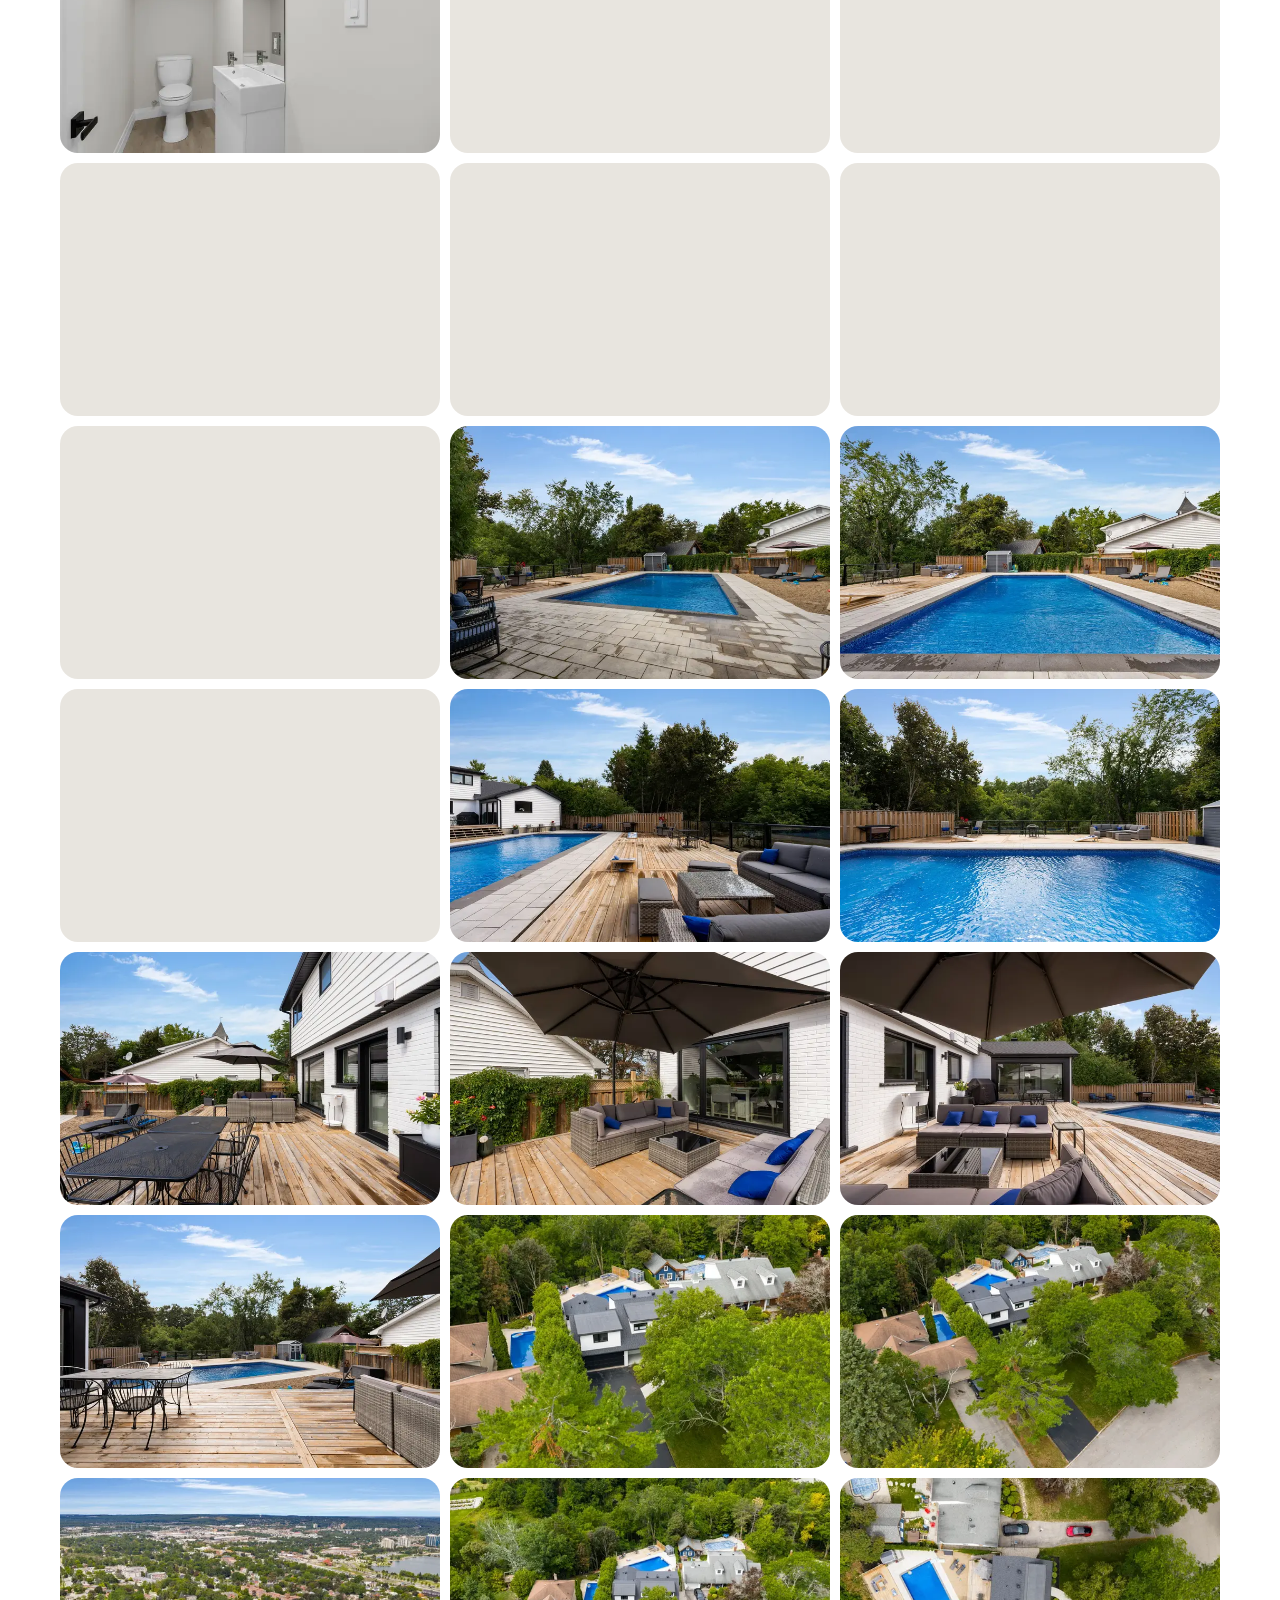
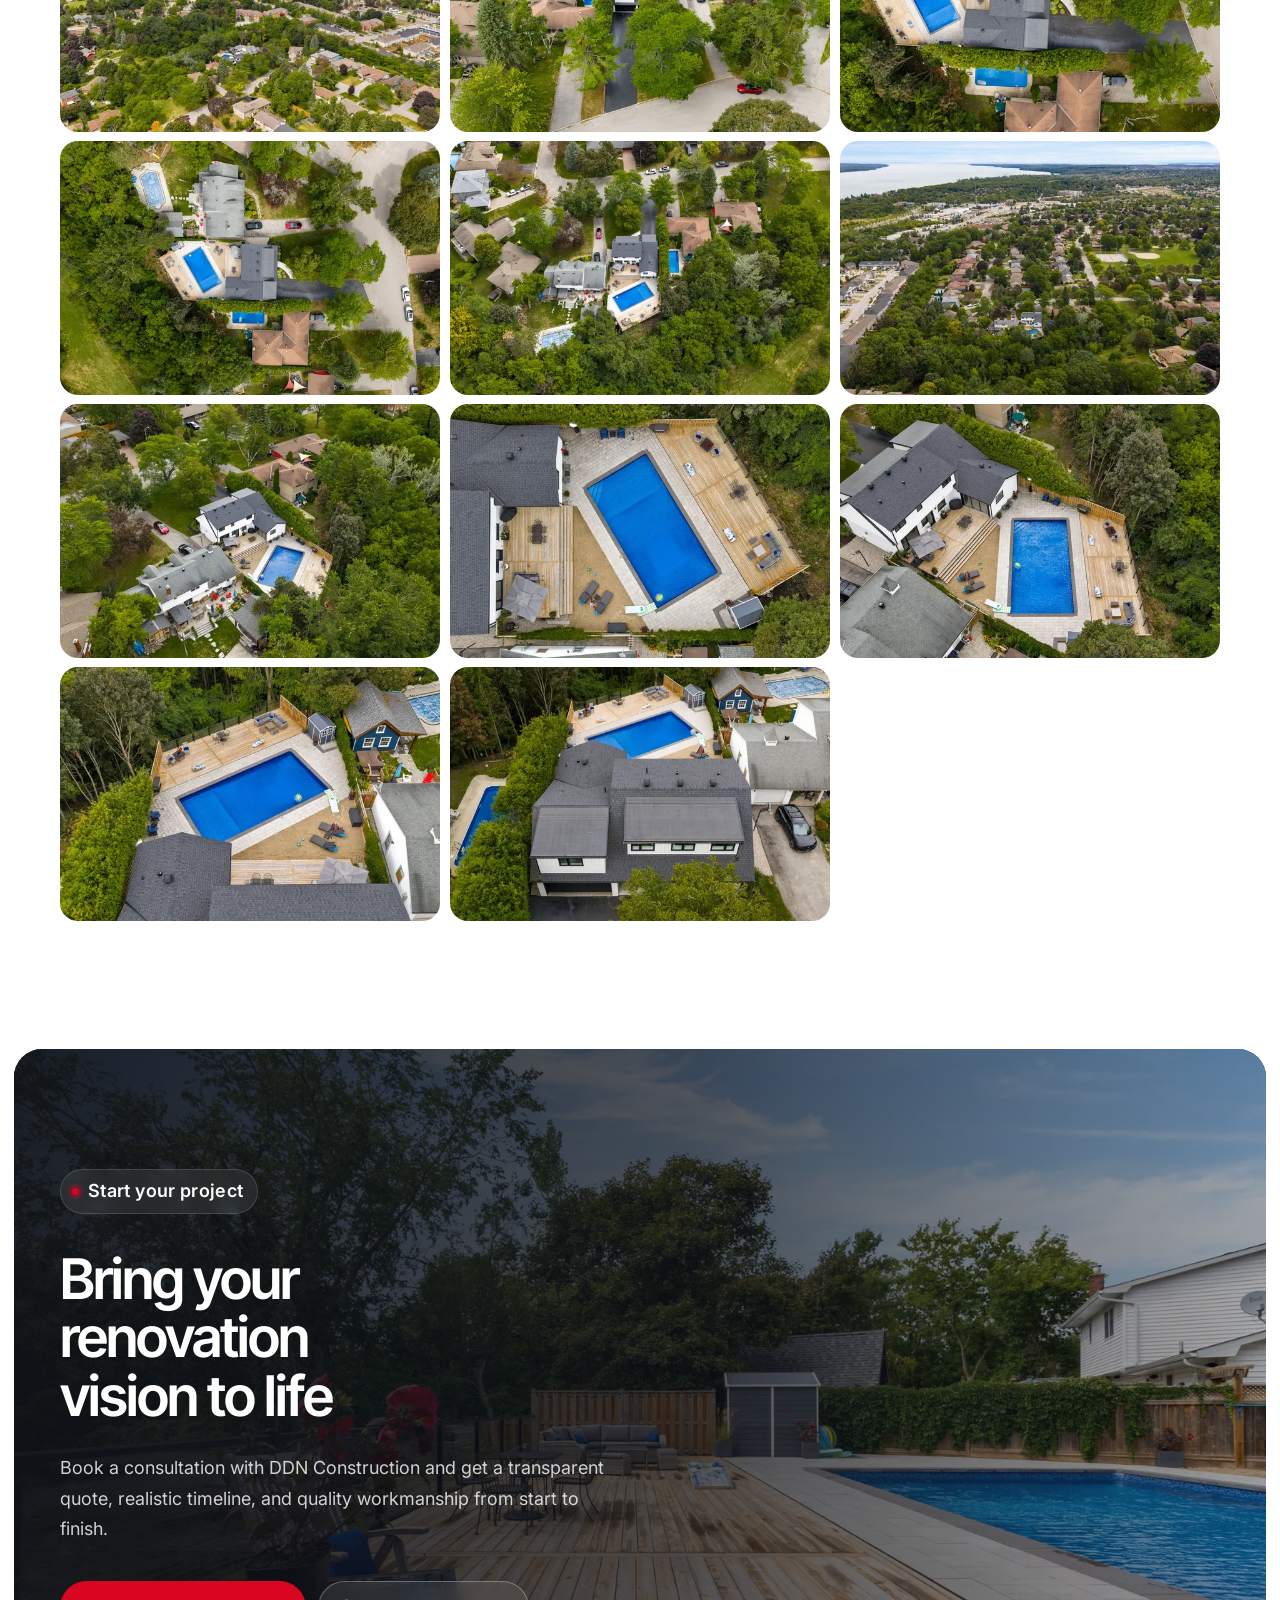
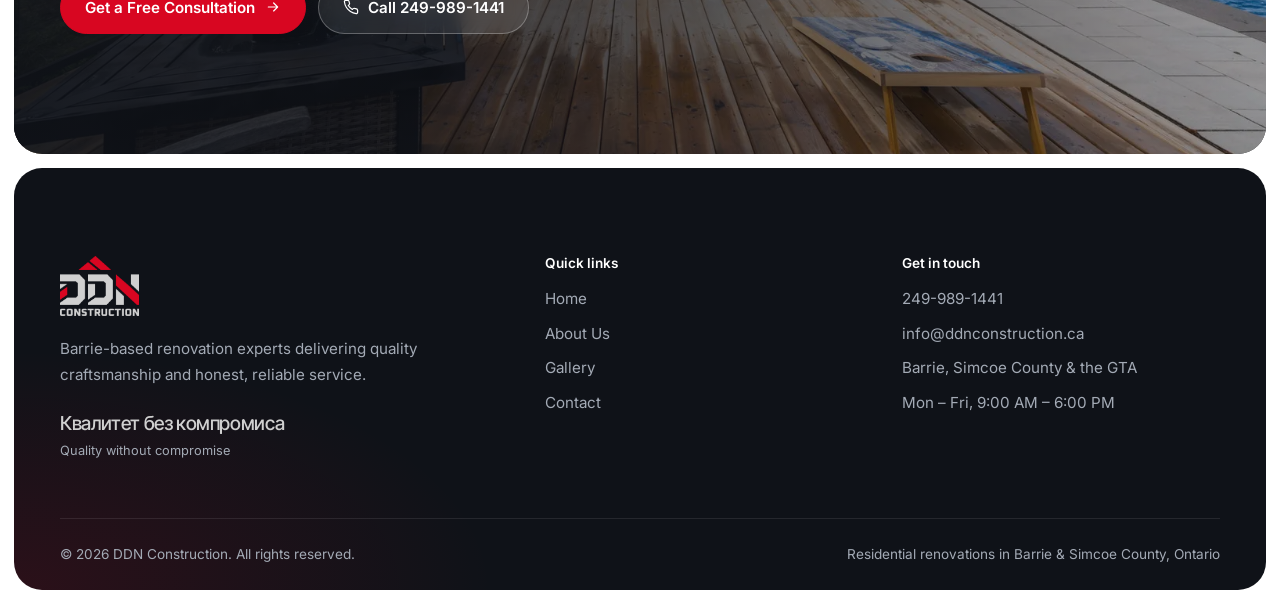
<file: gallery/index.html>
<!doctype html>
<html lang="en-CA" class="no-js">
<head>
<meta charset="utf-8">
<meta name="viewport" content="width=device-width, initial-scale=1, viewport-fit=cover">
<title>Project Gallery | DDN Construction Renovations in Barrie</title>
<meta name="description" content="A selection of DDN Construction’s residential construction and renovation projects — quality craftsmanship, clean finishes and thoughtful design across Barrie and Simcoe County.">
<link rel="canonical" href="https://ddnconstruction.ca/gallery/">
<meta name="theme-color" content="#12161d">
<meta property="og:type" content="website">
<meta property="og:locale" content="en_CA">
<meta property="og:site_name" content="DDN Construction">
<meta property="og:title" content="Project Gallery | DDN Construction Renovations in Barrie">
<meta property="og:description" content="A selection of DDN Construction’s residential construction and renovation projects — quality craftsmanship, clean finishes and thoughtful design across Barrie and Simcoe County.">
<meta property="og:url" content="https://ddnconstruction.ca/gallery/">
<meta property="og:image" content="https://ddnconstruction.ca/assets/img/og-image.jpg">
<meta name="twitter:card" content="summary_large_image">
<link rel="icon" href="/favicon.ico" sizes="any">
<link rel="icon" type="image/png" sizes="32x32" href="/assets/img/favicon-32.png">
<link rel="apple-touch-icon" href="/assets/img/apple-touch-icon.png">
<link rel="preconnect" href="https://fonts.googleapis.com">
<link rel="preconnect" href="https://fonts.gstatic.com" crossorigin>
<link rel="stylesheet" href="https://fonts.googleapis.com/css2?family=Inter+Tight:wght@500;600&family=Inter:wght@400;500;600&display=swap">
<link rel="stylesheet" href="/assets/css/styles.css">
<meta name="view-transition" content="same-origin">
<script src="/assets/js/main.js" defer></script>
</head>
<body>
<a class="skip-link" href="#main">Skip to content</a>
<div class="scroll-progress" aria-hidden="true"></div>
<header class="site-header">
  <div class="container site-header__inner">
    <a class="brand" href="/" aria-label="DDN Construction home">
      <img src="/assets/img/logo.png" width="476" height="361" alt="DDN Construction">
    </a>
    <button class="nav-toggle" type="button" aria-expanded="false" aria-controls="site-nav" aria-label="Open menu"><span></span></button>
    <nav class="nav" id="site-nav" aria-label="Main">
      <ul class="nav__list">
          <li><a class="nav__link" href="/">Home</a></li>
          <li><a class="nav__link" href="/about-us/">About Us</a></li>
          <li><a class="nav__link" href="/gallery/" aria-current="page">Gallery</a></li>
          <li><a class="nav__link" href="/contact/">Contact</a></li>
      </ul>
      <a class="nav__phone" href="tel:+12499891441"><svg viewBox="0 0 24 24" fill="none" stroke="currentColor" stroke-width="1.8" stroke-linecap="round" stroke-linejoin="round" aria-hidden="true"><path d="M22 16.9v3a2 2 0 0 1-2.2 2 19.8 19.8 0 0 1-8.6-3.1 19.5 19.5 0 0 1-6-6A19.8 19.8 0 0 1 2.1 4.2 2 2 0 0 1 4.1 2h3a2 2 0 0 1 2 1.7c.1.9.4 1.8.7 2.7a2 2 0 0 1-.5 2.1L8 9.8a16 16 0 0 0 6 6l1.3-1.3a2 2 0 0 1 2.1-.4c.9.3 1.8.6 2.7.7a2 2 0 0 1 1.7 2z"/></svg> 249-989-1441</a>
      <a class="btn" href="/contact/">Get a Quote</a>
    </nav>
  </div>
</header>
<main id="main">
<section class="page-hero">
  <div class="page-hero__media"><img src="/assets/img/projects/allandale-49-lg.webp" srcset="/assets/img/projects/allandale-49-sm.webp 720w, /assets/img/projects/allandale-49-lg.webp 1600w" sizes="100vw" width="1600" height="1066" alt="" fetchpriority="high"></div>
  <div class="container">
    <ol class="breadcrumb"><li><a href="/">Home</a></li><li aria-current="page">Gallery</li></ol>
    <p class="eyebrow">Project portfolio</p>
    <h1>Our work</h1>
    <p>A selection of our residential construction and renovation projects, showcasing quality craftsmanship, clean finishes, and thoughtful design across Barrie and Simcoe County.</p>
  </div>
</section>

<section class="section" aria-labelledby="g-title">
  <div class="container">
    <div class="section-head section-head--split reveal">
      <div>
        <p class="eyebrow">Residential home remodeling · Barrie, ON</p>
        <h2 id="g-title">Allandale Overlook</h2>
      </div>
      <p class="lede">A complete transformation, inside and out — from the kitchen, bathrooms and finished basement to the backyard deck and pool. Select a photo to view it full size.</p>
    </div>
    <div class="filters reveal" role="group" aria-label="Filter photos by area">
      <button class="filter" type="button" data-filter="all" aria-pressed="true">All<span class="count">71</span></button><button class="filter" type="button" data-filter="exterior" aria-pressed="false">Exterior<span class="count">7</span></button><button class="filter" type="button" data-filter="kitchen" aria-pressed="false">Kitchen<span class="count">4</span></button><button class="filter" type="button" data-filter="living" aria-pressed="false">Living Spaces<span class="count">14</span></button><button class="filter" type="button" data-filter="bathrooms" aria-pressed="false">Bathrooms<span class="count">9</span></button><button class="filter" type="button" data-filter="bedrooms" aria-pressed="false">Bedrooms<span class="count">8</span></button><button class="filter" type="button" data-filter="basement" aria-pressed="false">Basement<span class="count">4</span></button><button class="filter" type="button" data-filter="outdoor" aria-pressed="false">Backyard &amp; Pool<span class="count">12</span></button><button class="filter" type="button" data-filter="aerial" aria-pressed="false">Aerial<span class="count">13</span></button>
    </div>
    <div class="gallery stagger stagger--each">
    <figure class="gallery__item" data-cat="exterior"><a href="/assets/img/projects/allandale-01-lg.webp" data-lightbox="gallery" data-caption="Allandale Overlook — Exterior of the remodeled home — photo 1 of 7"><img src="/assets/img/projects/allandale-01-sm.webp" srcset="/assets/img/projects/allandale-01-sm.webp 720w, /assets/img/projects/allandale-01-lg.webp 1600w" sizes="(min-width: 1000px) 33vw, (min-width: 600px) 50vw, 100vw" width="720" height="480" alt="Allandale Overlook: Exterior of the remodeled home — photo 1 of 7" loading="lazy" decoding="async"></a></figure>
    <figure class="gallery__item" data-cat="exterior"><a href="/assets/img/projects/allandale-02-lg.webp" data-lightbox="gallery" data-caption="Allandale Overlook — Exterior of the remodeled home — photo 2 of 7"><img src="/assets/img/projects/allandale-02-sm.webp" srcset="/assets/img/projects/allandale-02-sm.webp 720w, /assets/img/projects/allandale-02-lg.webp 1600w" sizes="(min-width: 1000px) 33vw, (min-width: 600px) 50vw, 100vw" width="720" height="480" alt="Allandale Overlook: Exterior of the remodeled home — photo 2 of 7" loading="lazy" decoding="async"></a></figure>
    <figure class="gallery__item" data-cat="exterior"><a href="/assets/img/projects/allandale-03-lg.webp" data-lightbox="gallery" data-caption="Allandale Overlook — Exterior of the remodeled home — photo 3 of 7"><img src="/assets/img/projects/allandale-03-sm.webp" srcset="/assets/img/projects/allandale-03-sm.webp 720w, /assets/img/projects/allandale-03-lg.webp 1600w" sizes="(min-width: 1000px) 33vw, (min-width: 600px) 50vw, 100vw" width="720" height="480" alt="Allandale Overlook: Exterior of the remodeled home — photo 3 of 7" loading="lazy" decoding="async"></a></figure>
    <figure class="gallery__item" data-cat="exterior"><a href="/assets/img/projects/allandale-04-lg.webp" data-lightbox="gallery" data-caption="Allandale Overlook — Exterior of the remodeled home — photo 4 of 7"><img src="/assets/img/projects/allandale-04-sm.webp" srcset="/assets/img/projects/allandale-04-sm.webp 720w, /assets/img/projects/allandale-04-lg.webp 1600w" sizes="(min-width: 1000px) 33vw, (min-width: 600px) 50vw, 100vw" width="720" height="480" alt="Allandale Overlook: Exterior of the remodeled home — photo 4 of 7" loading="lazy" decoding="async"></a></figure>
    <figure class="gallery__item" data-cat="exterior"><a href="/assets/img/projects/allandale-05-lg.webp" data-lightbox="gallery" data-caption="Allandale Overlook — Exterior of the remodeled home — photo 5 of 7"><img src="/assets/img/projects/allandale-05-sm.webp" srcset="/assets/img/projects/allandale-05-sm.webp 720w, /assets/img/projects/allandale-05-lg.webp 1600w" sizes="(min-width: 1000px) 33vw, (min-width: 600px) 50vw, 100vw" width="720" height="480" alt="Allandale Overlook: Exterior of the remodeled home — photo 5 of 7" loading="lazy" decoding="async"></a></figure>
    <figure class="gallery__item" data-cat="exterior"><a href="/assets/img/projects/allandale-06-lg.webp" data-lightbox="gallery" data-caption="Allandale Overlook — Exterior of the remodeled home — photo 6 of 7"><img src="/assets/img/projects/allandale-06-sm.webp" srcset="/assets/img/projects/allandale-06-sm.webp 720w, /assets/img/projects/allandale-06-lg.webp 1600w" sizes="(min-width: 1000px) 33vw, (min-width: 600px) 50vw, 100vw" width="720" height="480" alt="Allandale Overlook: Exterior of the remodeled home — photo 6 of 7" loading="lazy" decoding="async"></a></figure>
    <figure class="gallery__item" data-cat="living"><a href="/assets/img/projects/allandale-07-lg.webp" data-lightbox="gallery" data-caption="Allandale Overlook — Renovated living space — photo 1 of 14"><img src="/assets/img/projects/allandale-07-sm.webp" srcset="/assets/img/projects/allandale-07-sm.webp 720w, /assets/img/projects/allandale-07-lg.webp 1600w" sizes="(min-width: 1000px) 33vw, (min-width: 600px) 50vw, 100vw" width="720" height="480" alt="Allandale Overlook: Renovated living space — photo 1 of 14" loading="lazy" decoding="async"></a></figure>
    <figure class="gallery__item" data-cat="living"><a href="/assets/img/projects/allandale-08-lg.webp" data-lightbox="gallery" data-caption="Allandale Overlook — Renovated living space — photo 2 of 14"><img src="/assets/img/projects/allandale-08-sm.webp" srcset="/assets/img/projects/allandale-08-sm.webp 720w, /assets/img/projects/allandale-08-lg.webp 1600w" sizes="(min-width: 1000px) 33vw, (min-width: 600px) 50vw, 100vw" width="720" height="480" alt="Allandale Overlook: Renovated living space — photo 2 of 14" loading="lazy" decoding="async"></a></figure>
    <figure class="gallery__item" data-cat="living"><a href="/assets/img/projects/allandale-09-lg.webp" data-lightbox="gallery" data-caption="Allandale Overlook — Renovated living space — photo 3 of 14"><img src="/assets/img/projects/allandale-09-sm.webp" srcset="/assets/img/projects/allandale-09-sm.webp 720w, /assets/img/projects/allandale-09-lg.webp 1600w" sizes="(min-width: 1000px) 33vw, (min-width: 600px) 50vw, 100vw" width="720" height="480" alt="Allandale Overlook: Renovated living space — photo 3 of 14" loading="lazy" decoding="async"></a></figure>
    <figure class="gallery__item" data-cat="living"><a href="/assets/img/projects/allandale-10-lg.webp" data-lightbox="gallery" data-caption="Allandale Overlook — Renovated living space — photo 4 of 14"><img src="/assets/img/projects/allandale-10-sm.webp" srcset="/assets/img/projects/allandale-10-sm.webp 720w, /assets/img/projects/allandale-10-lg.webp 1600w" sizes="(min-width: 1000px) 33vw, (min-width: 600px) 50vw, 100vw" width="720" height="480" alt="Allandale Overlook: Renovated living space — photo 4 of 14" loading="lazy" decoding="async"></a></figure>
    <figure class="gallery__item" data-cat="living"><a href="/assets/img/projects/allandale-11-lg.webp" data-lightbox="gallery" data-caption="Allandale Overlook — Renovated living space — photo 5 of 14"><img src="/assets/img/projects/allandale-11-sm.webp" srcset="/assets/img/projects/allandale-11-sm.webp 720w, /assets/img/projects/allandale-11-lg.webp 1600w" sizes="(min-width: 1000px) 33vw, (min-width: 600px) 50vw, 100vw" width="720" height="480" alt="Allandale Overlook: Renovated living space — photo 5 of 14" loading="lazy" decoding="async"></a></figure>
    <figure class="gallery__item" data-cat="living"><a href="/assets/img/projects/allandale-12-lg.webp" data-lightbox="gallery" data-caption="Allandale Overlook — Renovated living space — photo 6 of 14"><img src="/assets/img/projects/allandale-12-sm.webp" srcset="/assets/img/projects/allandale-12-sm.webp 720w, /assets/img/projects/allandale-12-lg.webp 1600w" sizes="(min-width: 1000px) 33vw, (min-width: 600px) 50vw, 100vw" width="720" height="480" alt="Allandale Overlook: Renovated living space — photo 6 of 14" loading="lazy" decoding="async"></a></figure>
    <figure class="gallery__item" data-cat="living"><a href="/assets/img/projects/allandale-13-lg.webp" data-lightbox="gallery" data-caption="Allandale Overlook — Renovated living space — photo 7 of 14"><img src="/assets/img/projects/allandale-13-sm.webp" srcset="/assets/img/projects/allandale-13-sm.webp 720w, /assets/img/projects/allandale-13-lg.webp 1600w" sizes="(min-width: 1000px) 33vw, (min-width: 600px) 50vw, 100vw" width="720" height="480" alt="Allandale Overlook: Renovated living space — photo 7 of 14" loading="lazy" decoding="async"></a></figure>
    <figure class="gallery__item" data-cat="living"><a href="/assets/img/projects/allandale-14-lg.webp" data-lightbox="gallery" data-caption="Allandale Overlook — Renovated living space — photo 8 of 14"><img src="/assets/img/projects/allandale-14-sm.webp" srcset="/assets/img/projects/allandale-14-sm.webp 720w, /assets/img/projects/allandale-14-lg.webp 1600w" sizes="(min-width: 1000px) 33vw, (min-width: 600px) 50vw, 100vw" width="720" height="480" alt="Allandale Overlook: Renovated living space — photo 8 of 14" loading="lazy" decoding="async"></a></figure>
    <figure class="gallery__item" data-cat="living"><a href="/assets/img/projects/allandale-15-lg.webp" data-lightbox="gallery" data-caption="Allandale Overlook — Renovated living space — photo 9 of 14"><img src="/assets/img/projects/allandale-15-sm.webp" srcset="/assets/img/projects/allandale-15-sm.webp 720w, /assets/img/projects/allandale-15-lg.webp 1600w" sizes="(min-width: 1000px) 33vw, (min-width: 600px) 50vw, 100vw" width="720" height="480" alt="Allandale Overlook: Renovated living space — photo 9 of 14" loading="lazy" decoding="async"></a></figure>
    <figure class="gallery__item" data-cat="kitchen"><a href="/assets/img/projects/allandale-16-lg.webp" data-lightbox="gallery" data-caption="Allandale Overlook — Renovated kitchen — photo 1 of 4"><img src="/assets/img/projects/allandale-16-sm.webp" srcset="/assets/img/projects/allandale-16-sm.webp 720w, /assets/img/projects/allandale-16-lg.webp 1600w" sizes="(min-width: 1000px) 33vw, (min-width: 600px) 50vw, 100vw" width="720" height="480" alt="Allandale Overlook: Renovated kitchen — photo 1 of 4" loading="lazy" decoding="async"></a></figure>
    <figure class="gallery__item" data-cat="kitchen"><a href="/assets/img/projects/allandale-17-lg.webp" data-lightbox="gallery" data-caption="Allandale Overlook — Renovated kitchen — photo 2 of 4"><img src="/assets/img/projects/allandale-17-sm.webp" srcset="/assets/img/projects/allandale-17-sm.webp 720w, /assets/img/projects/allandale-17-lg.webp 1600w" sizes="(min-width: 1000px) 33vw, (min-width: 600px) 50vw, 100vw" width="720" height="480" alt="Allandale Overlook: Renovated kitchen — photo 2 of 4" loading="lazy" decoding="async"></a></figure>
    <figure class="gallery__item" data-cat="kitchen"><a href="/assets/img/projects/allandale-18-lg.webp" data-lightbox="gallery" data-caption="Allandale Overlook — Renovated kitchen — photo 3 of 4"><img src="/assets/img/projects/allandale-18-sm.webp" srcset="/assets/img/projects/allandale-18-sm.webp 720w, /assets/img/projects/allandale-18-lg.webp 1600w" sizes="(min-width: 1000px) 33vw, (min-width: 600px) 50vw, 100vw" width="720" height="480" alt="Allandale Overlook: Renovated kitchen — photo 3 of 4" loading="lazy" decoding="async"></a></figure>
    <figure class="gallery__item" data-cat="kitchen"><a href="/assets/img/projects/allandale-19-lg.webp" data-lightbox="gallery" data-caption="Allandale Overlook — Renovated kitchen — photo 4 of 4"><img src="/assets/img/projects/allandale-19-sm.webp" srcset="/assets/img/projects/allandale-19-sm.webp 720w, /assets/img/projects/allandale-19-lg.webp 1600w" sizes="(min-width: 1000px) 33vw, (min-width: 600px) 50vw, 100vw" width="720" height="480" alt="Allandale Overlook: Renovated kitchen — photo 4 of 4" loading="lazy" decoding="async"></a></figure>
    <figure class="gallery__item" data-cat="living"><a href="/assets/img/projects/allandale-20-lg.webp" data-lightbox="gallery" data-caption="Allandale Overlook — Renovated living space — photo 10 of 14"><img src="/assets/img/projects/allandale-20-sm.webp" srcset="/assets/img/projects/allandale-20-sm.webp 720w, /assets/img/projects/allandale-20-lg.webp 1600w" sizes="(min-width: 1000px) 33vw, (min-width: 600px) 50vw, 100vw" width="720" height="480" alt="Allandale Overlook: Renovated living space — photo 10 of 14" loading="lazy" decoding="async"></a></figure>
    <figure class="gallery__item" data-cat="living"><a href="/assets/img/projects/allandale-21-lg.webp" data-lightbox="gallery" data-caption="Allandale Overlook — Renovated living space — photo 11 of 14"><img src="/assets/img/projects/allandale-21-sm.webp" srcset="/assets/img/projects/allandale-21-sm.webp 720w, /assets/img/projects/allandale-21-lg.webp 1600w" sizes="(min-width: 1000px) 33vw, (min-width: 600px) 50vw, 100vw" width="720" height="480" alt="Allandale Overlook: Renovated living space — photo 11 of 14" loading="lazy" decoding="async"></a></figure>
    <figure class="gallery__item" data-cat="living"><a href="/assets/img/projects/allandale-22-lg.webp" data-lightbox="gallery" data-caption="Allandale Overlook — Renovated living space — photo 12 of 14"><img src="/assets/img/projects/allandale-22-sm.webp" srcset="/assets/img/projects/allandale-22-sm.webp 720w, /assets/img/projects/allandale-22-lg.webp 1600w" sizes="(min-width: 1000px) 33vw, (min-width: 600px) 50vw, 100vw" width="720" height="480" alt="Allandale Overlook: Renovated living space — photo 12 of 14" loading="lazy" decoding="async"></a></figure>
    <figure class="gallery__item" data-cat="bathrooms"><a href="/assets/img/projects/allandale-23-lg.webp" data-lightbox="gallery" data-caption="Allandale Overlook — Renovated bathroom — photo 1 of 9"><img src="/assets/img/projects/allandale-23-sm.webp" srcset="/assets/img/projects/allandale-23-sm.webp 720w, /assets/img/projects/allandale-23-lg.webp 1600w" sizes="(min-width: 1000px) 33vw, (min-width: 600px) 50vw, 100vw" width="720" height="480" alt="Allandale Overlook: Renovated bathroom — photo 1 of 9" loading="lazy" decoding="async"></a></figure>
    <figure class="gallery__item" data-cat="bathrooms"><a href="/assets/img/projects/allandale-24-lg.webp" data-lightbox="gallery" data-caption="Allandale Overlook — Renovated bathroom — photo 2 of 9"><img src="/assets/img/projects/allandale-24-sm.webp" srcset="/assets/img/projects/allandale-24-sm.webp 720w, /assets/img/projects/allandale-24-lg.webp 1600w" sizes="(min-width: 1000px) 33vw, (min-width: 600px) 50vw, 100vw" width="720" height="480" alt="Allandale Overlook: Renovated bathroom — photo 2 of 9" loading="lazy" decoding="async"></a></figure>
    <figure class="gallery__item" data-cat="living"><a href="/assets/img/projects/allandale-25-lg.webp" data-lightbox="gallery" data-caption="Allandale Overlook — Renovated living space — photo 13 of 14"><img src="/assets/img/projects/allandale-25-sm.webp" srcset="/assets/img/projects/allandale-25-sm.webp 720w, /assets/img/projects/allandale-25-lg.webp 1600w" sizes="(min-width: 1000px) 33vw, (min-width: 600px) 50vw, 100vw" width="720" height="480" alt="Allandale Overlook: Renovated living space — photo 13 of 14" loading="lazy" decoding="async"></a></figure>
    <figure class="gallery__item" data-cat="bedrooms"><a href="/assets/img/projects/allandale-26-lg.webp" data-lightbox="gallery" data-caption="Allandale Overlook — Renovated bedroom — photo 1 of 8"><img src="/assets/img/projects/allandale-26-sm.webp" srcset="/assets/img/projects/allandale-26-sm.webp 720w, /assets/img/projects/allandale-26-lg.webp 1600w" sizes="(min-width: 1000px) 33vw, (min-width: 600px) 50vw, 100vw" width="720" height="480" alt="Allandale Overlook: Renovated bedroom — photo 1 of 8" loading="lazy" decoding="async"></a></figure>
    <figure class="gallery__item" data-cat="bedrooms"><a href="/assets/img/projects/allandale-27-lg.webp" data-lightbox="gallery" data-caption="Allandale Overlook — Renovated bedroom — photo 2 of 8"><img src="/assets/img/projects/allandale-27-sm.webp" srcset="/assets/img/projects/allandale-27-sm.webp 720w, /assets/img/projects/allandale-27-lg.webp 1600w" sizes="(min-width: 1000px) 33vw, (min-width: 600px) 50vw, 100vw" width="720" height="480" alt="Allandale Overlook: Renovated bedroom — photo 2 of 8" loading="lazy" decoding="async"></a></figure>
    <figure class="gallery__item" data-cat="bedrooms"><a href="/assets/img/projects/allandale-28-lg.webp" data-lightbox="gallery" data-caption="Allandale Overlook — Renovated bedroom — photo 3 of 8"><img src="/assets/img/projects/allandale-28-sm.webp" srcset="/assets/img/projects/allandale-28-sm.webp 720w, /assets/img/projects/allandale-28-lg.webp 1600w" sizes="(min-width: 1000px) 33vw, (min-width: 600px) 50vw, 100vw" width="720" height="480" alt="Allandale Overlook: Renovated bedroom — photo 3 of 8" loading="lazy" decoding="async"></a></figure>
    <figure class="gallery__item" data-cat="bathrooms"><a href="/assets/img/projects/allandale-29-lg.webp" data-lightbox="gallery" data-caption="Allandale Overlook — Renovated bathroom — photo 3 of 9"><img src="/assets/img/projects/allandale-29-sm.webp" srcset="/assets/img/projects/allandale-29-sm.webp 720w, /assets/img/projects/allandale-29-lg.webp 1600w" sizes="(min-width: 1000px) 33vw, (min-width: 600px) 50vw, 100vw" width="720" height="480" alt="Allandale Overlook: Renovated bathroom — photo 3 of 9" loading="lazy" decoding="async"></a></figure>
    <figure class="gallery__item" data-cat="bathrooms"><a href="/assets/img/projects/allandale-30-lg.webp" data-lightbox="gallery" data-caption="Allandale Overlook — Renovated bathroom — photo 4 of 9"><img src="/assets/img/projects/allandale-30-sm.webp" srcset="/assets/img/projects/allandale-30-sm.webp 720w, /assets/img/projects/allandale-30-lg.webp 1600w" sizes="(min-width: 1000px) 33vw, (min-width: 600px) 50vw, 100vw" width="720" height="480" alt="Allandale Overlook: Renovated bathroom — photo 4 of 9" loading="lazy" decoding="async"></a></figure>
    <figure class="gallery__item" data-cat="bathrooms"><a href="/assets/img/projects/allandale-31-lg.webp" data-lightbox="gallery" data-caption="Allandale Overlook — Renovated bathroom — photo 5 of 9"><img src="/assets/img/projects/allandale-31-sm.webp" srcset="/assets/img/projects/allandale-31-sm.webp 720w, /assets/img/projects/allandale-31-lg.webp 1600w" sizes="(min-width: 1000px) 33vw, (min-width: 600px) 50vw, 100vw" width="720" height="480" alt="Allandale Overlook: Renovated bathroom — photo 5 of 9" loading="lazy" decoding="async"></a></figure>
    <figure class="gallery__item" data-cat="bedrooms"><a href="/assets/img/projects/allandale-32-lg.webp" data-lightbox="gallery" data-caption="Allandale Overlook — Renovated bedroom — photo 4 of 8"><img src="/assets/img/projects/allandale-32-sm.webp" srcset="/assets/img/projects/allandale-32-sm.webp 720w, /assets/img/projects/allandale-32-lg.webp 1600w" sizes="(min-width: 1000px) 33vw, (min-width: 600px) 50vw, 100vw" width="720" height="480" alt="Allandale Overlook: Renovated bedroom — photo 4 of 8" loading="lazy" decoding="async"></a></figure>
    <figure class="gallery__item" data-cat="bedrooms"><a href="/assets/img/projects/allandale-33-lg.webp" data-lightbox="gallery" data-caption="Allandale Overlook — Renovated bedroom — photo 5 of 8"><img src="/assets/img/projects/allandale-33-sm.webp" srcset="/assets/img/projects/allandale-33-sm.webp 720w, /assets/img/projects/allandale-33-lg.webp 1600w" sizes="(min-width: 1000px) 33vw, (min-width: 600px) 50vw, 100vw" width="720" height="480" alt="Allandale Overlook: Renovated bedroom — photo 5 of 8" loading="lazy" decoding="async"></a></figure>
    <figure class="gallery__item" data-cat="bathrooms"><a href="/assets/img/projects/allandale-34-lg.webp" data-lightbox="gallery" data-caption="Allandale Overlook — Renovated bathroom — photo 6 of 9"><img src="/assets/img/projects/allandale-34-sm.webp" srcset="/assets/img/projects/allandale-34-sm.webp 720w, /assets/img/projects/allandale-34-lg.webp 1600w" sizes="(min-width: 1000px) 33vw, (min-width: 600px) 50vw, 100vw" width="720" height="480" alt="Allandale Overlook: Renovated bathroom — photo 6 of 9" loading="lazy" decoding="async"></a></figure>
    <figure class="gallery__item" data-cat="bathrooms"><a href="/assets/img/projects/allandale-35-lg.webp" data-lightbox="gallery" data-caption="Allandale Overlook — Renovated bathroom — photo 7 of 9"><img src="/assets/img/projects/allandale-35-sm.webp" srcset="/assets/img/projects/allandale-35-sm.webp 720w, /assets/img/projects/allandale-35-lg.webp 1600w" sizes="(min-width: 1000px) 33vw, (min-width: 600px) 50vw, 100vw" width="720" height="480" alt="Allandale Overlook: Renovated bathroom — photo 7 of 9" loading="lazy" decoding="async"></a></figure>
    <figure class="gallery__item" data-cat="bathrooms"><a href="/assets/img/projects/allandale-36-lg.webp" data-lightbox="gallery" data-caption="Allandale Overlook — Renovated bathroom — photo 8 of 9"><img src="/assets/img/projects/allandale-36-sm.webp" srcset="/assets/img/projects/allandale-36-sm.webp 720w, /assets/img/projects/allandale-36-lg.webp 1600w" sizes="(min-width: 1000px) 33vw, (min-width: 600px) 50vw, 100vw" width="720" height="480" alt="Allandale Overlook: Renovated bathroom — photo 8 of 9" loading="lazy" decoding="async"></a></figure>
    <figure class="gallery__item" data-cat="living"><a href="/assets/img/projects/allandale-37-lg.webp" data-lightbox="gallery" data-caption="Allandale Overlook — Renovated living space — photo 14 of 14"><img src="/assets/img/projects/allandale-37-sm.webp" srcset="/assets/img/projects/allandale-37-sm.webp 720w, /assets/img/projects/allandale-37-lg.webp 1600w" sizes="(min-width: 1000px) 33vw, (min-width: 600px) 50vw, 100vw" width="720" height="480" alt="Allandale Overlook: Renovated living space — photo 14 of 14" loading="lazy" decoding="async"></a></figure>
    <figure class="gallery__item" data-cat="bedrooms"><a href="/assets/img/projects/allandale-38-lg.webp" data-lightbox="gallery" data-caption="Allandale Overlook — Renovated bedroom — photo 6 of 8"><img src="/assets/img/projects/allandale-38-sm.webp" srcset="/assets/img/projects/allandale-38-sm.webp 720w, /assets/img/projects/allandale-38-lg.webp 1600w" sizes="(min-width: 1000px) 33vw, (min-width: 600px) 50vw, 100vw" width="720" height="480" alt="Allandale Overlook: Renovated bedroom — photo 6 of 8" loading="lazy" decoding="async"></a></figure>
    <figure class="gallery__item" data-cat="bedrooms"><a href="/assets/img/projects/allandale-39-lg.webp" data-lightbox="gallery" data-caption="Allandale Overlook — Renovated bedroom — photo 7 of 8"><img src="/assets/img/projects/allandale-39-sm.webp" srcset="/assets/img/projects/allandale-39-sm.webp 720w, /assets/img/projects/allandale-39-lg.webp 1600w" sizes="(min-width: 1000px) 33vw, (min-width: 600px) 50vw, 100vw" width="720" height="480" alt="Allandale Overlook: Renovated bedroom — photo 7 of 8" loading="lazy" decoding="async"></a></figure>
    <figure class="gallery__item" data-cat="bedrooms"><a href="/assets/img/projects/allandale-40-lg.webp" data-lightbox="gallery" data-caption="Allandale Overlook — Renovated bedroom — photo 8 of 8"><img src="/assets/img/projects/allandale-40-sm.webp" srcset="/assets/img/projects/allandale-40-sm.webp 720w, /assets/img/projects/allandale-40-lg.webp 1600w" sizes="(min-width: 1000px) 33vw, (min-width: 600px) 50vw, 100vw" width="720" height="480" alt="Allandale Overlook: Renovated bedroom — photo 8 of 8" loading="lazy" decoding="async"></a></figure>
    <figure class="gallery__item" data-cat="basement"><a href="/assets/img/projects/allandale-41-lg.webp" data-lightbox="gallery" data-caption="Allandale Overlook — Finished basement — photo 1 of 4"><img src="/assets/img/projects/allandale-41-sm.webp" srcset="/assets/img/projects/allandale-41-sm.webp 720w, /assets/img/projects/allandale-41-lg.webp 1600w" sizes="(min-width: 1000px) 33vw, (min-width: 600px) 50vw, 100vw" width="720" height="480" alt="Allandale Overlook: Finished basement — photo 1 of 4" loading="lazy" decoding="async"></a></figure>
    <figure class="gallery__item" data-cat="basement"><a href="/assets/img/projects/allandale-42-lg.webp" data-lightbox="gallery" data-caption="Allandale Overlook — Finished basement — photo 2 of 4"><img src="/assets/img/projects/allandale-42-sm.webp" srcset="/assets/img/projects/allandale-42-sm.webp 720w, /assets/img/projects/allandale-42-lg.webp 1600w" sizes="(min-width: 1000px) 33vw, (min-width: 600px) 50vw, 100vw" width="720" height="480" alt="Allandale Overlook: Finished basement — photo 2 of 4" loading="lazy" decoding="async"></a></figure>
    <figure class="gallery__item" data-cat="bathrooms"><a href="/assets/img/projects/allandale-43-lg.webp" data-lightbox="gallery" data-caption="Allandale Overlook — Renovated bathroom — photo 9 of 9"><img src="/assets/img/projects/allandale-43-sm.webp" srcset="/assets/img/projects/allandale-43-sm.webp 720w, /assets/img/projects/allandale-43-lg.webp 1600w" sizes="(min-width: 1000px) 33vw, (min-width: 600px) 50vw, 100vw" width="720" height="480" alt="Allandale Overlook: Renovated bathroom — photo 9 of 9" loading="lazy" decoding="async"></a></figure>
    <figure class="gallery__item" data-cat="basement"><a href="/assets/img/projects/allandale-44-lg.webp" data-lightbox="gallery" data-caption="Allandale Overlook — Finished basement — photo 3 of 4"><img src="/assets/img/projects/allandale-44-sm.webp" srcset="/assets/img/projects/allandale-44-sm.webp 720w, /assets/img/projects/allandale-44-lg.webp 1600w" sizes="(min-width: 1000px) 33vw, (min-width: 600px) 50vw, 100vw" width="720" height="480" alt="Allandale Overlook: Finished basement — photo 3 of 4" loading="lazy" decoding="async"></a></figure>
    <figure class="gallery__item" data-cat="basement"><a href="/assets/img/projects/allandale-45-lg.webp" data-lightbox="gallery" data-caption="Allandale Overlook — Finished basement — photo 4 of 4"><img src="/assets/img/projects/allandale-45-sm.webp" srcset="/assets/img/projects/allandale-45-sm.webp 720w, /assets/img/projects/allandale-45-lg.webp 1600w" sizes="(min-width: 1000px) 33vw, (min-width: 600px) 50vw, 100vw" width="720" height="480" alt="Allandale Overlook: Finished basement — photo 4 of 4" loading="lazy" decoding="async"></a></figure>
    <figure class="gallery__item" data-cat="outdoor"><a href="/assets/img/projects/allandale-46-lg.webp" data-lightbox="gallery" data-caption="Allandale Overlook — Backyard, deck and pool — photo 1 of 12"><img src="/assets/img/projects/allandale-46-sm.webp" srcset="/assets/img/projects/allandale-46-sm.webp 720w, /assets/img/projects/allandale-46-lg.webp 1600w" sizes="(min-width: 1000px) 33vw, (min-width: 600px) 50vw, 100vw" width="720" height="480" alt="Allandale Overlook: Backyard, deck and pool — photo 1 of 12" loading="lazy" decoding="async"></a></figure>
    <figure class="gallery__item" data-cat="outdoor"><a href="/assets/img/projects/allandale-47-lg.webp" data-lightbox="gallery" data-caption="Allandale Overlook — Backyard, deck and pool — photo 2 of 12"><img src="/assets/img/projects/allandale-47-sm.webp" srcset="/assets/img/projects/allandale-47-sm.webp 720w, /assets/img/projects/allandale-47-lg.webp 1600w" sizes="(min-width: 1000px) 33vw, (min-width: 600px) 50vw, 100vw" width="720" height="480" alt="Allandale Overlook: Backyard, deck and pool — photo 2 of 12" loading="lazy" decoding="async"></a></figure>
    <figure class="gallery__item" data-cat="outdoor"><a href="/assets/img/projects/allandale-48-lg.webp" data-lightbox="gallery" data-caption="Allandale Overlook — Backyard, deck and pool — photo 3 of 12"><img src="/assets/img/projects/allandale-48-sm.webp" srcset="/assets/img/projects/allandale-48-sm.webp 720w, /assets/img/projects/allandale-48-lg.webp 1600w" sizes="(min-width: 1000px) 33vw, (min-width: 600px) 50vw, 100vw" width="720" height="480" alt="Allandale Overlook: Backyard, deck and pool — photo 3 of 12" loading="lazy" decoding="async"></a></figure>
    <figure class="gallery__item" data-cat="exterior"><a href="/assets/img/projects/allandale-49-lg.webp" data-lightbox="gallery" data-caption="Allandale Overlook — Exterior of the remodeled home — photo 7 of 7"><img src="/assets/img/projects/allandale-49-sm.webp" srcset="/assets/img/projects/allandale-49-sm.webp 720w, /assets/img/projects/allandale-49-lg.webp 1600w" sizes="(min-width: 1000px) 33vw, (min-width: 600px) 50vw, 100vw" width="720" height="480" alt="Allandale Overlook: Exterior of the remodeled home — photo 7 of 7" loading="lazy" decoding="async"></a></figure>
    <figure class="gallery__item" data-cat="outdoor"><a href="/assets/img/projects/allandale-50-lg.webp" data-lightbox="gallery" data-caption="Allandale Overlook — Backyard, deck and pool — photo 4 of 12"><img src="/assets/img/projects/allandale-50-sm.webp" srcset="/assets/img/projects/allandale-50-sm.webp 720w, /assets/img/projects/allandale-50-lg.webp 1600w" sizes="(min-width: 1000px) 33vw, (min-width: 600px) 50vw, 100vw" width="720" height="480" alt="Allandale Overlook: Backyard, deck and pool — photo 4 of 12" loading="lazy" decoding="async"></a></figure>
    <figure class="gallery__item" data-cat="outdoor"><a href="/assets/img/projects/allandale-51-lg.webp" data-lightbox="gallery" data-caption="Allandale Overlook — Backyard, deck and pool — photo 5 of 12"><img src="/assets/img/projects/allandale-51-sm.webp" srcset="/assets/img/projects/allandale-51-sm.webp 720w, /assets/img/projects/allandale-51-lg.webp 1600w" sizes="(min-width: 1000px) 33vw, (min-width: 600px) 50vw, 100vw" width="720" height="480" alt="Allandale Overlook: Backyard, deck and pool — photo 5 of 12" loading="lazy" decoding="async"></a></figure>
    <figure class="gallery__item" data-cat="outdoor"><a href="/assets/img/projects/allandale-52-lg.webp" data-lightbox="gallery" data-caption="Allandale Overlook — Backyard, deck and pool — photo 6 of 12"><img src="/assets/img/projects/allandale-52-sm.webp" srcset="/assets/img/projects/allandale-52-sm.webp 720w, /assets/img/projects/allandale-52-lg.webp 1600w" sizes="(min-width: 1000px) 33vw, (min-width: 600px) 50vw, 100vw" width="720" height="480" alt="Allandale Overlook: Backyard, deck and pool — photo 6 of 12" loading="lazy" decoding="async"></a></figure>
    <figure class="gallery__item" data-cat="outdoor"><a href="/assets/img/projects/allandale-53-lg.webp" data-lightbox="gallery" data-caption="Allandale Overlook — Backyard, deck and pool — photo 7 of 12"><img src="/assets/img/projects/allandale-53-sm.webp" srcset="/assets/img/projects/allandale-53-sm.webp 720w, /assets/img/projects/allandale-53-lg.webp 1600w" sizes="(min-width: 1000px) 33vw, (min-width: 600px) 50vw, 100vw" width="720" height="480" alt="Allandale Overlook: Backyard, deck and pool — photo 7 of 12" loading="lazy" decoding="async"></a></figure>
    <figure class="gallery__item" data-cat="outdoor"><a href="/assets/img/projects/allandale-54-lg.webp" data-lightbox="gallery" data-caption="Allandale Overlook — Backyard, deck and pool — photo 8 of 12"><img src="/assets/img/projects/allandale-54-sm.webp" srcset="/assets/img/projects/allandale-54-sm.webp 720w, /assets/img/projects/allandale-54-lg.webp 1600w" sizes="(min-width: 1000px) 33vw, (min-width: 600px) 50vw, 100vw" width="720" height="480" alt="Allandale Overlook: Backyard, deck and pool — photo 8 of 12" loading="lazy" decoding="async"></a></figure>
    <figure class="gallery__item" data-cat="outdoor"><a href="/assets/img/projects/allandale-55-lg.webp" data-lightbox="gallery" data-caption="Allandale Overlook — Backyard, deck and pool — photo 9 of 12"><img src="/assets/img/projects/allandale-55-sm.webp" srcset="/assets/img/projects/allandale-55-sm.webp 720w, /assets/img/projects/allandale-55-lg.webp 1600w" sizes="(min-width: 1000px) 33vw, (min-width: 600px) 50vw, 100vw" width="720" height="480" alt="Allandale Overlook: Backyard, deck and pool — photo 9 of 12" loading="lazy" decoding="async"></a></figure>
    <figure class="gallery__item" data-cat="outdoor"><a href="/assets/img/projects/allandale-56-lg.webp" data-lightbox="gallery" data-caption="Allandale Overlook — Backyard, deck and pool — photo 10 of 12"><img src="/assets/img/projects/allandale-56-sm.webp" srcset="/assets/img/projects/allandale-56-sm.webp 720w, /assets/img/projects/allandale-56-lg.webp 1600w" sizes="(min-width: 1000px) 33vw, (min-width: 600px) 50vw, 100vw" width="720" height="480" alt="Allandale Overlook: Backyard, deck and pool — photo 10 of 12" loading="lazy" decoding="async"></a></figure>
    <figure class="gallery__item" data-cat="outdoor"><a href="/assets/img/projects/allandale-57-lg.webp" data-lightbox="gallery" data-caption="Allandale Overlook — Backyard, deck and pool — photo 11 of 12"><img src="/assets/img/projects/allandale-57-sm.webp" srcset="/assets/img/projects/allandale-57-sm.webp 720w, /assets/img/projects/allandale-57-lg.webp 1600w" sizes="(min-width: 1000px) 33vw, (min-width: 600px) 50vw, 100vw" width="720" height="480" alt="Allandale Overlook: Backyard, deck and pool — photo 11 of 12" loading="lazy" decoding="async"></a></figure>
    <figure class="gallery__item" data-cat="outdoor"><a href="/assets/img/projects/allandale-58-lg.webp" data-lightbox="gallery" data-caption="Allandale Overlook — Backyard, deck and pool — photo 12 of 12"><img src="/assets/img/projects/allandale-58-sm.webp" srcset="/assets/img/projects/allandale-58-sm.webp 720w, /assets/img/projects/allandale-58-lg.webp 1600w" sizes="(min-width: 1000px) 33vw, (min-width: 600px) 50vw, 100vw" width="720" height="480" alt="Allandale Overlook: Backyard, deck and pool — photo 12 of 12" loading="lazy" decoding="async"></a></figure>
    <figure class="gallery__item" data-cat="aerial"><a href="/assets/img/projects/allandale-59-lg.webp" data-lightbox="gallery" data-caption="Allandale Overlook — Aerial view of the property — photo 1 of 13"><img src="/assets/img/projects/allandale-59-sm.webp" srcset="/assets/img/projects/allandale-59-sm.webp 720w, /assets/img/projects/allandale-59-lg.webp 1600w" sizes="(min-width: 1000px) 33vw, (min-width: 600px) 50vw, 100vw" width="720" height="405" alt="Allandale Overlook: Aerial view of the property — photo 1 of 13" loading="lazy" decoding="async"></a></figure>
    <figure class="gallery__item" data-cat="aerial"><a href="/assets/img/projects/allandale-60-lg.webp" data-lightbox="gallery" data-caption="Allandale Overlook — Aerial view of the property — photo 2 of 13"><img src="/assets/img/projects/allandale-60-sm.webp" srcset="/assets/img/projects/allandale-60-sm.webp 720w, /assets/img/projects/allandale-60-lg.webp 1600w" sizes="(min-width: 1000px) 33vw, (min-width: 600px) 50vw, 100vw" width="720" height="405" alt="Allandale Overlook: Aerial view of the property — photo 2 of 13" loading="lazy" decoding="async"></a></figure>
    <figure class="gallery__item" data-cat="aerial"><a href="/assets/img/projects/allandale-61-lg.webp" data-lightbox="gallery" data-caption="Allandale Overlook — Aerial view of the property — photo 3 of 13"><img src="/assets/img/projects/allandale-61-sm.webp" srcset="/assets/img/projects/allandale-61-sm.webp 720w, /assets/img/projects/allandale-61-lg.webp 1600w" sizes="(min-width: 1000px) 33vw, (min-width: 600px) 50vw, 100vw" width="720" height="405" alt="Allandale Overlook: Aerial view of the property — photo 3 of 13" loading="lazy" decoding="async"></a></figure>
    <figure class="gallery__item" data-cat="aerial"><a href="/assets/img/projects/allandale-62-lg.webp" data-lightbox="gallery" data-caption="Allandale Overlook — Aerial view of the property — photo 4 of 13"><img src="/assets/img/projects/allandale-62-sm.webp" srcset="/assets/img/projects/allandale-62-sm.webp 720w, /assets/img/projects/allandale-62-lg.webp 1600w" sizes="(min-width: 1000px) 33vw, (min-width: 600px) 50vw, 100vw" width="720" height="405" alt="Allandale Overlook: Aerial view of the property — photo 4 of 13" loading="lazy" decoding="async"></a></figure>
    <figure class="gallery__item" data-cat="aerial"><a href="/assets/img/projects/allandale-63-lg.webp" data-lightbox="gallery" data-caption="Allandale Overlook — Aerial view of the property — photo 5 of 13"><img src="/assets/img/projects/allandale-63-sm.webp" srcset="/assets/img/projects/allandale-63-sm.webp 720w, /assets/img/projects/allandale-63-lg.webp 1600w" sizes="(min-width: 1000px) 33vw, (min-width: 600px) 50vw, 100vw" width="720" height="405" alt="Allandale Overlook: Aerial view of the property — photo 5 of 13" loading="lazy" decoding="async"></a></figure>
    <figure class="gallery__item" data-cat="aerial"><a href="/assets/img/projects/allandale-64-lg.webp" data-lightbox="gallery" data-caption="Allandale Overlook — Aerial view of the property — photo 6 of 13"><img src="/assets/img/projects/allandale-64-sm.webp" srcset="/assets/img/projects/allandale-64-sm.webp 720w, /assets/img/projects/allandale-64-lg.webp 1600w" sizes="(min-width: 1000px) 33vw, (min-width: 600px) 50vw, 100vw" width="720" height="405" alt="Allandale Overlook: Aerial view of the property — photo 6 of 13" loading="lazy" decoding="async"></a></figure>
    <figure class="gallery__item" data-cat="aerial"><a href="/assets/img/projects/allandale-65-lg.webp" data-lightbox="gallery" data-caption="Allandale Overlook — Aerial view of the property — photo 7 of 13"><img src="/assets/img/projects/allandale-65-sm.webp" srcset="/assets/img/projects/allandale-65-sm.webp 720w, /assets/img/projects/allandale-65-lg.webp 1600w" sizes="(min-width: 1000px) 33vw, (min-width: 600px) 50vw, 100vw" width="720" height="405" alt="Allandale Overlook: Aerial view of the property — photo 7 of 13" loading="lazy" decoding="async"></a></figure>
    <figure class="gallery__item" data-cat="aerial"><a href="/assets/img/projects/allandale-66-lg.webp" data-lightbox="gallery" data-caption="Allandale Overlook — Aerial view of the property — photo 8 of 13"><img src="/assets/img/projects/allandale-66-sm.webp" srcset="/assets/img/projects/allandale-66-sm.webp 720w, /assets/img/projects/allandale-66-lg.webp 1600w" sizes="(min-width: 1000px) 33vw, (min-width: 600px) 50vw, 100vw" width="720" height="405" alt="Allandale Overlook: Aerial view of the property — photo 8 of 13" loading="lazy" decoding="async"></a></figure>
    <figure class="gallery__item" data-cat="aerial"><a href="/assets/img/projects/allandale-67-lg.webp" data-lightbox="gallery" data-caption="Allandale Overlook — Aerial view of the property — photo 9 of 13"><img src="/assets/img/projects/allandale-67-sm.webp" srcset="/assets/img/projects/allandale-67-sm.webp 720w, /assets/img/projects/allandale-67-lg.webp 1600w" sizes="(min-width: 1000px) 33vw, (min-width: 600px) 50vw, 100vw" width="720" height="405" alt="Allandale Overlook: Aerial view of the property — photo 9 of 13" loading="lazy" decoding="async"></a></figure>
    <figure class="gallery__item" data-cat="aerial"><a href="/assets/img/projects/allandale-68-lg.webp" data-lightbox="gallery" data-caption="Allandale Overlook — Aerial view of the property — photo 10 of 13"><img src="/assets/img/projects/allandale-68-sm.webp" srcset="/assets/img/projects/allandale-68-sm.webp 720w, /assets/img/projects/allandale-68-lg.webp 1600w" sizes="(min-width: 1000px) 33vw, (min-width: 600px) 50vw, 100vw" width="720" height="405" alt="Allandale Overlook: Aerial view of the property — photo 10 of 13" loading="lazy" decoding="async"></a></figure>
    <figure class="gallery__item" data-cat="aerial"><a href="/assets/img/projects/allandale-69-lg.webp" data-lightbox="gallery" data-caption="Allandale Overlook — Aerial view of the property — photo 11 of 13"><img src="/assets/img/projects/allandale-69-sm.webp" srcset="/assets/img/projects/allandale-69-sm.webp 720w, /assets/img/projects/allandale-69-lg.webp 1600w" sizes="(min-width: 1000px) 33vw, (min-width: 600px) 50vw, 100vw" width="720" height="405" alt="Allandale Overlook: Aerial view of the property — photo 11 of 13" loading="lazy" decoding="async"></a></figure>
    <figure class="gallery__item" data-cat="aerial"><a href="/assets/img/projects/allandale-70-lg.webp" data-lightbox="gallery" data-caption="Allandale Overlook — Aerial view of the property — photo 12 of 13"><img src="/assets/img/projects/allandale-70-sm.webp" srcset="/assets/img/projects/allandale-70-sm.webp 720w, /assets/img/projects/allandale-70-lg.webp 1600w" sizes="(min-width: 1000px) 33vw, (min-width: 600px) 50vw, 100vw" width="720" height="405" alt="Allandale Overlook: Aerial view of the property — photo 12 of 13" loading="lazy" decoding="async"></a></figure>
    <figure class="gallery__item" data-cat="aerial"><a href="/assets/img/projects/allandale-71-lg.webp" data-lightbox="gallery" data-caption="Allandale Overlook — Aerial view of the property — photo 13 of 13"><img src="/assets/img/projects/allandale-71-sm.webp" srcset="/assets/img/projects/allandale-71-sm.webp 720w, /assets/img/projects/allandale-71-lg.webp 1600w" sizes="(min-width: 1000px) 33vw, (min-width: 600px) 50vw, 100vw" width="720" height="405" alt="Allandale Overlook: Aerial view of the property — photo 13 of 13" loading="lazy" decoding="async"></a></figure>
    </div>
  </div>
</section>

<section class="cta" aria-labelledby="cta-title">
  <div class="cta__media"><img src="/assets/img/projects/allandale-52-lg.webp" srcset="/assets/img/projects/allandale-52-sm.webp 720w, /assets/img/projects/allandale-52-lg.webp 1600w" sizes="100vw" width="1600" height="1066" alt="" loading="lazy" decoding="async"></div>
  <div class="container reveal">
    <p class="eyebrow">Start your project</p>
    <h2 id="cta-title">Bring your renovation vision to life</h2>
    <p>Book a consultation with DDN Construction and get a transparent quote, realistic timeline, and quality workmanship from start to finish.</p>
    <div class="btn-row">
      <a class="btn" href="/contact/">Get a Free Consultation <svg viewBox="0 0 24 24" fill="none" stroke="currentColor" stroke-width="1.8" stroke-linecap="round" stroke-linejoin="round" aria-hidden="true"><path d="M5 12h14M13 6l6 6-6 6"/></svg></a>
      <a class="btn btn--ghost" href="tel:+12499891441"><svg viewBox="0 0 24 24" fill="none" stroke="currentColor" stroke-width="1.8" stroke-linecap="round" stroke-linejoin="round" aria-hidden="true"><path d="M22 16.9v3a2 2 0 0 1-2.2 2 19.8 19.8 0 0 1-8.6-3.1 19.5 19.5 0 0 1-6-6A19.8 19.8 0 0 1 2.1 4.2 2 2 0 0 1 4.1 2h3a2 2 0 0 1 2 1.7c.1.9.4 1.8.7 2.7a2 2 0 0 1-.5 2.1L8 9.8a16 16 0 0 0 6 6l1.3-1.3a2 2 0 0 1 2.1-.4c.9.3 1.8.6 2.7.7a2 2 0 0 1 1.7 2z"/></svg> Call 249-989-1441</a>
    </div>
  </div>
</section>

</main>

<footer class="site-footer">
  <div class="container">
    <div class="footer-grid">
      <div>
        <a class="brand" href="/" aria-label="DDN Construction home"><img src="/assets/img/logo.png" width="476" height="361" alt="DDN Construction" loading="lazy"></a>
        <p>Barrie-based renovation experts delivering quality craftsmanship and honest, reliable service.</p>
        <p class="footer-motto" lang="sr">Квалитет без компромиса <span lang="en">Quality without compromise</span></p>
      </div>
      <div>
        <h4>Quick links</h4>
        <ul>
          <li><a href="/">Home</a></li>
          <li><a href="/about-us/">About Us</a></li>
          <li><a href="/gallery/">Gallery</a></li>
          <li><a href="/contact/">Contact</a></li>
        </ul>
      </div>
      <div>
        <h4>Get in touch</h4>
        <ul>
          <li><a href="tel:+12499891441">249-989-1441</a></li>
          <li><a href="mailto:info@ddnconstruction.ca">info@ddnconstruction.ca</a></li>
          <li>Barrie, Simcoe County &amp; the GTA</li>
          <li>Mon – Fri, 9:00 AM – 6:00 PM</li>
        </ul>
      </div>
    </div>
    <div class="footer-bottom">
      <span>© <span data-year>2026</span> DDN Construction. All rights reserved.</span>
      <span>Residential renovations in Barrie &amp; Simcoe County, Ontario</span>
    </div>
  </div>
</footer>
<nav class="callbar" aria-label="Quick contact">
  <a href="tel:+12499891441"><svg viewBox="0 0 24 24" fill="none" stroke="currentColor" stroke-width="1.8" stroke-linecap="round" stroke-linejoin="round" aria-hidden="true"><path d="M22 16.9v3a2 2 0 0 1-2.2 2 19.8 19.8 0 0 1-8.6-3.1 19.5 19.5 0 0 1-6-6A19.8 19.8 0 0 1 2.1 4.2 2 2 0 0 1 4.1 2h3a2 2 0 0 1 2 1.7c.1.9.4 1.8.7 2.7a2 2 0 0 1-.5 2.1L8 9.8a16 16 0 0 0 6 6l1.3-1.3a2 2 0 0 1 2.1-.4c.9.3 1.8.6 2.7.7a2 2 0 0 1 1.7 2z"/></svg> Call</a>
  <a href="/contact/"><svg viewBox="0 0 24 24" fill="none" stroke="currentColor" stroke-width="1.8" stroke-linecap="round" stroke-linejoin="round" aria-hidden="true"><rect x="2" y="4" width="20" height="16" rx="2"/><path d="m22 7-10 6L2 7"/></svg> Get a Quote</a>
</nav>
</body>
</html>
</file>
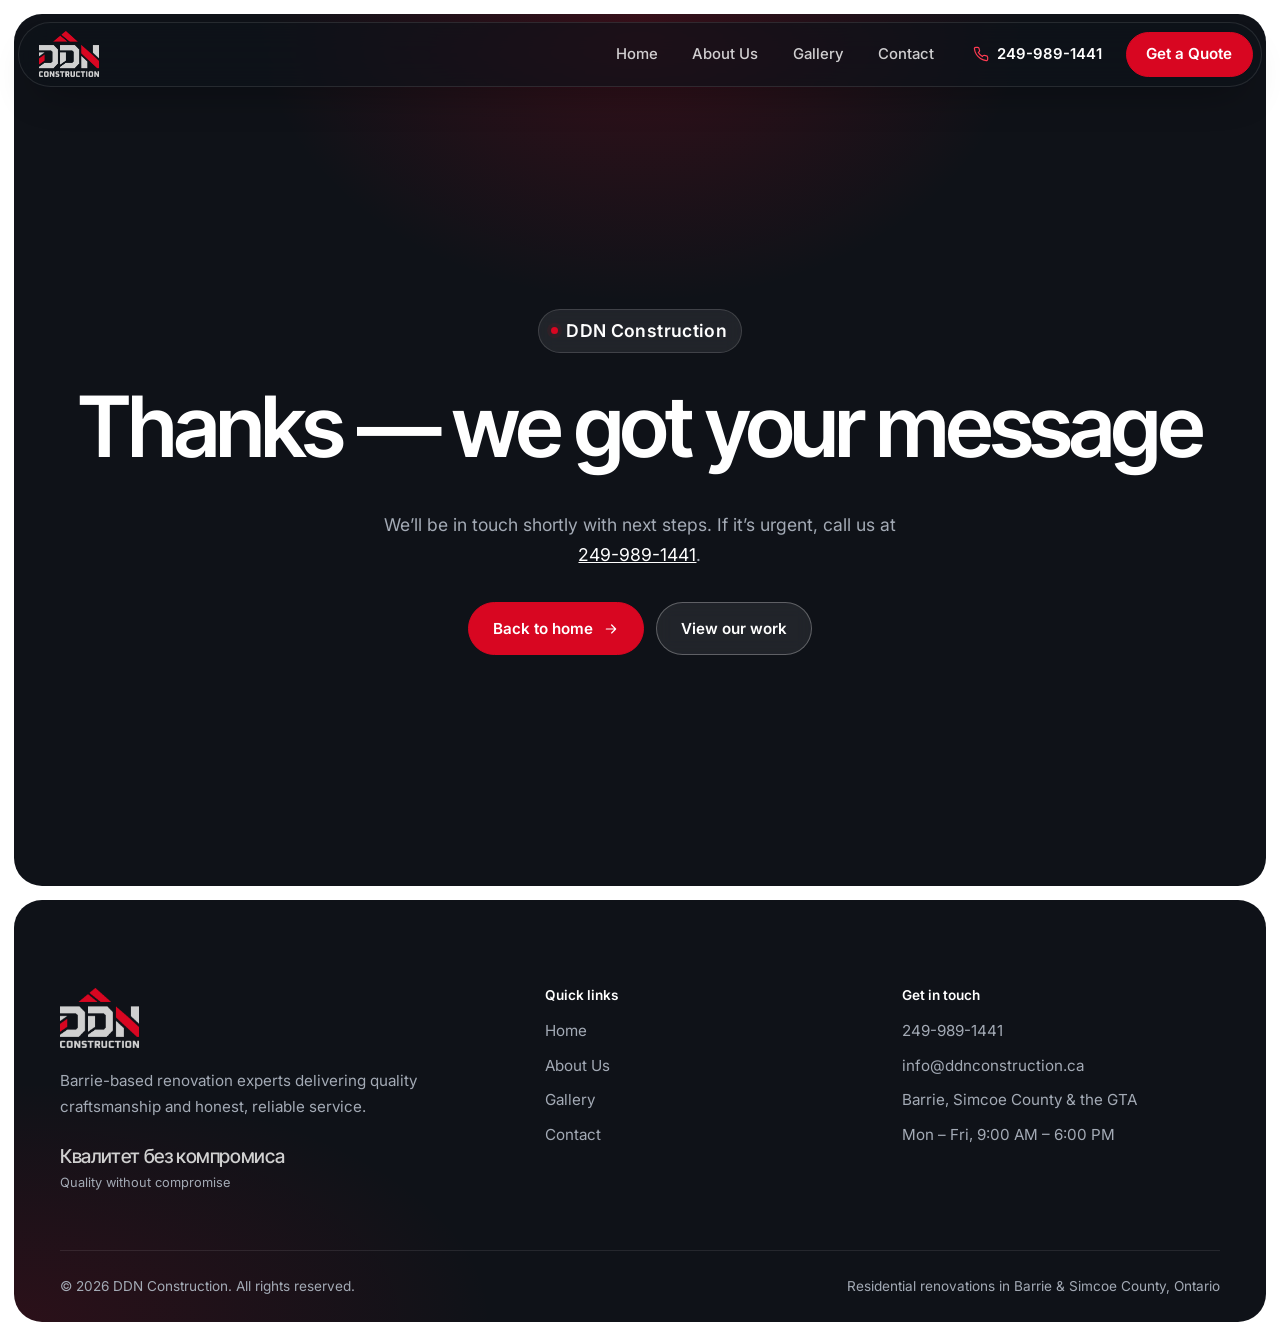
<file: thank-you/index.html>
<!doctype html>
<html lang="en-CA" class="no-js">
<head>
<meta charset="utf-8">
<meta name="viewport" content="width=device-width, initial-scale=1, viewport-fit=cover">
<title>Thank You | DDN Construction</title>
<meta name="description" content="DDN Construction — residential renovations in Barrie and Simcoe County.">
<link rel="canonical" href="https://ddnconstruction.ca/thank-you/">
<meta name="theme-color" content="#12161d">
<meta property="og:type" content="website">
<meta property="og:locale" content="en_CA">
<meta property="og:site_name" content="DDN Construction">
<meta property="og:title" content="Thank You | DDN Construction">
<meta property="og:description" content="DDN Construction — residential renovations in Barrie and Simcoe County.">
<meta property="og:url" content="https://ddnconstruction.ca/thank-you/">
<meta property="og:image" content="https://ddnconstruction.ca/assets/img/og-image.jpg">
<meta name="twitter:card" content="summary_large_image">
<link rel="icon" href="/favicon.ico" sizes="any">
<link rel="icon" type="image/png" sizes="32x32" href="/assets/img/favicon-32.png">
<link rel="apple-touch-icon" href="/assets/img/apple-touch-icon.png">
<link rel="preconnect" href="https://fonts.googleapis.com">
<link rel="preconnect" href="https://fonts.gstatic.com" crossorigin>
<link rel="stylesheet" href="https://fonts.googleapis.com/css2?family=Inter+Tight:wght@500;600&family=Inter:wght@400;500;600&display=swap">
<link rel="stylesheet" href="/assets/css/styles.css">
<meta name="view-transition" content="same-origin">
<script src="/assets/js/main.js" defer></script>
<meta name="robots" content="noindex">
</head>
<body>
<a class="skip-link" href="#main">Skip to content</a>
<div class="scroll-progress" aria-hidden="true"></div>
<header class="site-header site-header--solid">
  <div class="container site-header__inner">
    <a class="brand" href="/" aria-label="DDN Construction home">
      <img src="/assets/img/logo.png" width="476" height="361" alt="DDN Construction">
    </a>
    <button class="nav-toggle" type="button" aria-expanded="false" aria-controls="site-nav" aria-label="Open menu"><span></span></button>
    <nav class="nav" id="site-nav" aria-label="Main">
      <ul class="nav__list">
          <li><a class="nav__link" href="/">Home</a></li>
          <li><a class="nav__link" href="/about-us/">About Us</a></li>
          <li><a class="nav__link" href="/gallery/">Gallery</a></li>
          <li><a class="nav__link" href="/contact/">Contact</a></li>
      </ul>
      <a class="nav__phone" href="tel:+12499891441"><svg viewBox="0 0 24 24" fill="none" stroke="currentColor" stroke-width="1.8" stroke-linecap="round" stroke-linejoin="round" aria-hidden="true"><path d="M22 16.9v3a2 2 0 0 1-2.2 2 19.8 19.8 0 0 1-8.6-3.1 19.5 19.5 0 0 1-6-6A19.8 19.8 0 0 1 2.1 4.2 2 2 0 0 1 4.1 2h3a2 2 0 0 1 2 1.7c.1.9.4 1.8.7 2.7a2 2 0 0 1-.5 2.1L8 9.8a16 16 0 0 0 6 6l1.3-1.3a2 2 0 0 1 2.1-.4c.9.3 1.8.6 2.7.7a2 2 0 0 1 1.7 2z"/></svg> 249-989-1441</a>
      <a class="btn" href="/contact/">Get a Quote</a>
    </nav>
  </div>
</header>

<main id="main" class="message-page">
  <div>
    <p class="eyebrow">DDN Construction</p>
    <h1>Thanks — we got your message</h1>
    <p>We’ll be in touch shortly with next steps. If it’s urgent, call us at <a href="tel:+12499891441" style="color:#fff">249-989-1441</a>.</p>
    <div class="btn-row">
      <a class="btn" href="/">Back to home <svg viewBox="0 0 24 24" fill="none" stroke="currentColor" stroke-width="1.8" stroke-linecap="round" stroke-linejoin="round" aria-hidden="true"><path d="M5 12h14M13 6l6 6-6 6"/></svg></a>
      <a class="btn btn--ghost" href="/gallery/">View our work</a>
    </div>
  </div>
</main>

<footer class="site-footer">
  <div class="container">
    <div class="footer-grid">
      <div>
        <a class="brand" href="/" aria-label="DDN Construction home"><img src="/assets/img/logo.png" width="476" height="361" alt="DDN Construction" loading="lazy"></a>
        <p>Barrie-based renovation experts delivering quality craftsmanship and honest, reliable service.</p>
        <p class="footer-motto" lang="sr">Квалитет без компромиса <span lang="en">Quality without compromise</span></p>
      </div>
      <div>
        <h4>Quick links</h4>
        <ul>
          <li><a href="/">Home</a></li>
          <li><a href="/about-us/">About Us</a></li>
          <li><a href="/gallery/">Gallery</a></li>
          <li><a href="/contact/">Contact</a></li>
        </ul>
      </div>
      <div>
        <h4>Get in touch</h4>
        <ul>
          <li><a href="tel:+12499891441">249-989-1441</a></li>
          <li><a href="mailto:info@ddnconstruction.ca">info@ddnconstruction.ca</a></li>
          <li>Barrie, Simcoe County &amp; the GTA</li>
          <li>Mon – Fri, 9:00 AM – 6:00 PM</li>
        </ul>
      </div>
    </div>
    <div class="footer-bottom">
      <span>© <span data-year>2026</span> DDN Construction. All rights reserved.</span>
      <span>Residential renovations in Barrie &amp; Simcoe County, Ontario</span>
    </div>
  </div>
</footer>
<nav class="callbar" aria-label="Quick contact">
  <a href="tel:+12499891441"><svg viewBox="0 0 24 24" fill="none" stroke="currentColor" stroke-width="1.8" stroke-linecap="round" stroke-linejoin="round" aria-hidden="true"><path d="M22 16.9v3a2 2 0 0 1-2.2 2 19.8 19.8 0 0 1-8.6-3.1 19.5 19.5 0 0 1-6-6A19.8 19.8 0 0 1 2.1 4.2 2 2 0 0 1 4.1 2h3a2 2 0 0 1 2 1.7c.1.9.4 1.8.7 2.7a2 2 0 0 1-.5 2.1L8 9.8a16 16 0 0 0 6 6l1.3-1.3a2 2 0 0 1 2.1-.4c.9.3 1.8.6 2.7.7a2 2 0 0 1 1.7 2z"/></svg> Call</a>
  <a href="/contact/"><svg viewBox="0 0 24 24" fill="none" stroke="currentColor" stroke-width="1.8" stroke-linecap="round" stroke-linejoin="round" aria-hidden="true"><rect x="2" y="4" width="20" height="16" rx="2"/><path d="m22 7-10 6L2 7"/></svg> Get a Quote</a>
</nav>
</body>
</html>
</file>
<file: assets/css/styles.css>
/* ==========================================================================
   DDN Construction — site styles
   ========================================================================== */

:root {
  --ink: #0f1218;          /* near-black */
  --ink-2: #181d26;
  --ink-3: #242b37;
  --stone: #f3f1ed;        /* warm off-white */
  --stone-2: #e8e5df;
  --white: #ffffff;
  --text: #2b3038;
  --muted: #646b76;
  --muted-on-dark: #a3aab5;
  --line: rgba(15, 18, 24, 0.09);
  --line-dark: rgba(255, 255, 255, 0.09);
  --red: #d80621;          /* sampled from the DDN logo */
  --red-dark: #b0041a;
  --red-soft: rgba(216, 6, 33, 0.08);
  --red-bright: #ff3b52;
  --silver: #d0d0d0;

  --font-display: "Inter Tight", "Inter", system-ui, sans-serif;
  --font-body: "Inter", system-ui, -apple-system, "Segoe UI", Roboto, sans-serif;

  --radius-sm: 12px;
  --radius: 18px;
  --radius-lg: 28px;
  --inset: clamp(0.5rem, 1.2vw, 0.85rem);   /* gap around inset panels */
  --shadow-sm: 0 1px 2px rgba(15,18,24,.04), 0 8px 24px -12px rgba(15,18,24,.12);
  --shadow: 0 30px 60px -30px rgba(15, 18, 24, 0.35);
  --container: 1240px;
  --gutter: clamp(1rem, 4vw, 2.5rem);
  --section: clamp(4.5rem, 10vw, 8rem);
  --ease: cubic-bezier(0.22, 1, 0.36, 1);
  --spring: cubic-bezier(0.34, 1.56, 0.64, 1);
}

/* ---------- Reset ---------- */
*, *::before, *::after { box-sizing: border-box; }
html { -webkit-text-size-adjust: 100%; scroll-behavior: smooth; }
@media (prefers-reduced-motion: reduce) { html { scroll-behavior: auto; } }
body {
  margin: 0;
  font-family: var(--font-body);
  font-size: 1.0625rem;
  line-height: 1.7;
  color: var(--text);
  background: var(--white);
  -webkit-font-smoothing: antialiased;
  text-rendering: optimizeLegibility;
}
img { display: block; max-width: 100%; height: auto; }
a { color: inherit; }
button, input, select, textarea { font: inherit; color: inherit; }
h1, h2, h3, h4 {
  font-family: var(--font-display);
  font-weight: 600;
  line-height: 1.04;
  letter-spacing: -0.035em;
  color: var(--ink);
  margin: 0 0 0.5em;
  text-wrap: balance;
}
h1 { font-size: clamp(2.6rem, 6.6vw, 5.4rem); letter-spacing: -0.04em; line-height: 0.98; }
h2 { font-size: clamp(2.1rem, 4.4vw, 3.5rem); }
h3 { font-size: clamp(1.25rem, 1.8vw, 1.45rem); line-height: 1.2; letter-spacing: -0.02em; }
p { margin: 0 0 1.1em; }
p:last-child { margin-bottom: 0; }
::selection { background: var(--red); color: #fff; }

.skip-link {
  position: absolute; left: 1rem; top: -4rem; z-index: 200;
  background: var(--red); color: #fff; padding: 0.75rem 1rem; border-radius: 999px;
  text-decoration: none; font-weight: 600;
}
.skip-link:focus { top: 1rem; }
:focus-visible { outline: 3px solid var(--red); outline-offset: 3px; }

.visually-hidden {
  position: absolute !important; width: 1px; height: 1px; padding: 0; margin: -1px;
  overflow: hidden; clip: rect(0 0 0 0); white-space: nowrap; border: 0;
}

/* ---------- Layout helpers ---------- */
.container { width: 100%; max-width: var(--container); margin-inline: auto; padding-inline: var(--gutter); }
.section { padding-block: var(--section); }
.section--stone { background: var(--stone); margin-inline: var(--inset); border-radius: var(--radius-lg); }
.section--dark {
  background: var(--ink); color: var(--muted-on-dark);
  margin-inline: var(--inset); border-radius: var(--radius-lg);
  background-image: radial-gradient(60rem 30rem at 85% -10%, rgba(216,6,33,.16), transparent 60%);
}
.section--dark h2, .section--dark h3 { color: var(--white); }
.section--stone + .section--dark, .section--dark + .section--stone,
.section--dark + .cta, .cta + .section--dark { margin-top: var(--inset); }

.eyebrow {
  display: inline-flex; align-items: center; gap: 0.55rem;
  font-size: 0.8rem; font-weight: 600; letter-spacing: 0.02em;
  color: var(--ink); background: var(--white); border: 1px solid var(--line);
  padding: 0.4rem 0.85rem 0.4rem 0.7rem; border-radius: 999px; margin-bottom: 1.5rem;
  box-shadow: var(--shadow-sm);
}
.eyebrow::before { content: ""; width: 7px; height: 7px; border-radius: 50%; background: var(--red); box-shadow: 0 0 0 4px var(--red-soft); }
.section--stone .eyebrow { background: var(--white); }
.section--dark .eyebrow, .hero .eyebrow, .page-hero .eyebrow, .cta .eyebrow, .message-page .eyebrow {
  color: #fff; background: rgba(255,255,255,.08); border-color: rgba(255,255,255,.14); box-shadow: none;
  -webkit-backdrop-filter: blur(8px); backdrop-filter: blur(8px);
}
.section--dark .eyebrow::before, .hero .eyebrow::before, .page-hero .eyebrow::before, .cta .eyebrow::before { box-shadow: 0 0 0 4px rgba(216,6,33,.3); }

.lede { font-size: clamp(1.08rem, 1.5vw, 1.2rem); color: var(--muted); max-width: 40rem; }
.section--dark .lede { color: var(--muted-on-dark); }

.section-head { display: grid; gap: 1.25rem; margin-bottom: clamp(2.5rem, 5vw, 4rem); }
@media (min-width: 900px) {
  .section-head--split { grid-template-columns: 1.15fr 1fr; align-items: end; gap: 4rem; }
}
.section-head h2 { margin: 0; }
.section-head .eyebrow { justify-self: start; }

.accent { color: var(--red); }

/* ---------- Buttons ---------- */
.btn {
  --bg: var(--red); --fg: #fff; --bd: var(--red);
  position: relative; overflow: hidden; isolation: isolate;
  display: inline-flex; align-items: center; justify-content: center; gap: 0.6rem;
  min-height: 3.25rem; padding: 0.8rem 1.5rem;
  background: var(--bg); color: var(--fg); border: 1px solid var(--bd); border-radius: 999px;
  font-weight: 600; font-size: 0.95rem; text-decoration: none; cursor: pointer;
  transition: background-color .25s var(--ease), color .25s var(--ease), border-color .25s var(--ease), transform .3s var(--ease), box-shadow .3s var(--ease);
}
.btn:hover { --bg: var(--red-dark); --bd: var(--red-dark); }
.btn:active { transform: translateY(1px) scale(.98); }
.btn svg { width: 1.05em; height: 1.05em; transition: transform .3s var(--ease); }
.btn:hover svg { transform: translateX(3px); }
.btn--ghost { --bg: rgba(255,255,255,.08); --fg: #fff; --bd: rgba(255,255,255,.28); -webkit-backdrop-filter: blur(8px); backdrop-filter: blur(8px); }
.btn--ghost:hover { --bg: #fff; --fg: var(--ink); --bd: #fff; }
.btn--dark { --bg: var(--ink); --bd: var(--ink); }
.btn--dark:hover { --bg: var(--ink-3); --bd: var(--ink-3); }
.btn--outline { --bg: transparent; --fg: var(--ink); --bd: var(--line); }
.btn--outline:hover { --bg: var(--ink); --fg: #fff; --bd: var(--ink); }
.btn-row { display: flex; flex-wrap: wrap; gap: 0.75rem; }

.link-arrow {
  display: inline-flex; align-items: center; gap: 0.5rem; font-weight: 600; text-decoration: none; color: var(--ink);
  background: linear-gradient(var(--red), var(--red)) no-repeat 0 100% / 100% 2px; padding-bottom: 3px;
  transition: background-size .4s var(--ease);
}
.link-arrow svg { width: 1em; height: 1em; transition: transform .3s var(--ease); }
.link-arrow:hover { background-size: 40% 2px; }
.link-arrow:hover svg { transform: translateX(4px); }
.section--dark .link-arrow { color: #fff; }

/* ---------- Header (floating glass bar) ---------- */
.site-header {
  position: fixed; inset: 0 0 auto; z-index: 100; color: #fff;
  padding: calc(var(--inset) + 0.5rem) calc(var(--inset) + 0.25rem) 0;
  pointer-events: none;
}
.site-header__inner {
  pointer-events: auto;
  display: flex; align-items: center; justify-content: space-between; gap: 1.5rem;
  max-width: calc(var(--container) + 1rem); padding: 0.55rem 0.55rem 0.55rem 1.25rem;
  border-radius: 999px; border: 1px solid transparent;
  transition: background-color .4s var(--ease), border-color .4s var(--ease), box-shadow .4s var(--ease);
}
.site-header.is-solid .site-header__inner, .site-header--solid .site-header__inner {
  background: rgba(15, 18, 24, 0.72);
  -webkit-backdrop-filter: saturate(160%) blur(16px); backdrop-filter: saturate(160%) blur(16px);
  border-color: rgba(255,255,255,.1);
  box-shadow: 0 20px 40px -20px rgba(0,0,0,.45);
}
.brand { display: inline-flex; align-items: center; text-decoration: none; flex-shrink: 0; }
.brand img { width: auto; height: 46px; transition: height .35s var(--ease), transform .4s var(--ease); }
.site-header.is-solid .brand img { height: 40px; }
.brand:hover img { transform: scale(1.05); }

.nav { display: flex; align-items: center; gap: 1.5rem; }
.nav__list { display: flex; gap: 0.25rem; list-style: none; margin: 0; padding: 0; }
.nav__link {
  display: block; text-decoration: none; font-weight: 500; font-size: 0.93rem;
  color: rgba(255,255,255,.8); padding: 0.5rem 0.95rem; border-radius: 999px;
  transition: color .2s, background-color .25s var(--ease);
}
.nav__link:hover { color: #fff; background: rgba(255,255,255,.1); }
.nav__link[aria-current="page"] { color: #fff; background: rgba(255,255,255,.14); }
.nav__phone {
  display: inline-flex; align-items: center; gap: 0.5rem; text-decoration: none; font-weight: 600; font-size: 0.93rem; white-space: nowrap;
}
.nav__phone svg { width: 1rem; height: 1rem; color: var(--red-bright); }
.nav__phone:hover svg { animation: ring .6s ease-in-out; }
@keyframes ring { 20%, 60% { transform: rotate(-14deg); } 40%, 80% { transform: rotate(14deg); } }
.nav .btn { min-height: 2.75rem; padding: 0.55rem 1.2rem; }

.nav-toggle {
  display: none; width: 2.9rem; height: 2.9rem; border: 1px solid rgba(255,255,255,.2); border-radius: 50%;
  background: rgba(255,255,255,.08); color: #fff; cursor: pointer; padding: 0; position: relative; z-index: 120;
}
.nav-toggle span, .nav-toggle span::before, .nav-toggle span::after {
  position: absolute; left: 50%; width: 1.15rem; height: 2px; border-radius: 2px; background: currentColor; margin-left: -0.575rem;
  transition: transform .3s var(--ease), opacity .2s;
}
.nav-toggle span { top: 50%; margin-top: -1px; }
.nav-toggle span::before, .nav-toggle span::after { content: ""; left: 0; margin-left: 0; }
.nav-toggle span::before { transform: translateY(-5px); }
.nav-toggle span::after { transform: translateY(5px); }
.nav-open .nav-toggle span { background: transparent; }
.nav-open .nav-toggle span::before { transform: rotate(45deg); background: #fff; }
.nav-open .nav-toggle span::after { transform: rotate(-45deg); background: #fff; }

@media (max-width: 960px) {
  .nav-toggle { display: block; }
  .site-header__inner { padding-left: 1rem; }
  .nav {
    position: fixed; inset: 0; z-index: 110; flex-direction: column; align-items: stretch; justify-content: center;
    gap: 2rem; padding: 6rem var(--gutter) 3rem; background: var(--ink);
    background-image: radial-gradient(40rem 30rem at 100% 0%, rgba(216,6,33,.22), transparent 60%);
    opacity: 0; visibility: hidden; transition: opacity .3s var(--ease), visibility .3s;
  }
  .nav-open .nav { opacity: 1; visibility: visible; }
  .nav__list { flex-direction: column; gap: 0.25rem; }
  .nav__link { font-family: var(--font-display); font-size: 2.6rem; font-weight: 600; letter-spacing: -0.04em; padding: 0.15rem 0; border-radius: 0; }
  .nav__link:hover, .nav__link[aria-current="page"] { background: none; }
  .nav__link[aria-current="page"] { color: var(--red-bright); }
  .nav-open .nav__list li { animation: rise .6s var(--ease) both; }
  .nav-open .nav__list li:nth-child(2) { animation-delay: .05s; }
  .nav-open .nav__list li:nth-child(3) { animation-delay: .1s; }
  .nav-open .nav__list li:nth-child(4) { animation-delay: .15s; }
  .nav__phone { font-size: 1.15rem; }
  .nav .btn { min-height: 3.25rem; }
  body.nav-open { overflow: hidden; }
}
/* A backdrop-filter or transform on an ancestor would trap the fixed mobile menu inside the header */
body.nav-open .site-header, body.nav-open .site-header .site-header__inner {
  animation: none; transform: none; -webkit-backdrop-filter: none; backdrop-filter: none;
}

/* ---------- Hero (inset rounded panel) ---------- */
.hero {
  position: relative; min-height: calc(100svh - var(--inset) * 2); margin: var(--inset); border-radius: var(--radius-lg);
  display: flex; align-items: flex-end; color: #fff; background: var(--ink); overflow: hidden; isolation: isolate;
}
.hero__media { position: absolute; inset: 0; z-index: -2; transform: translate3d(0, var(--parallax, 0px), 0); will-change: transform; }
/* Touch devices: no parallax layer, no live blur over the photo, and a short intro zoom — keeps scrolling smooth */
@media (hover: none), (pointer: coarse) {
  .hero__media { transform: none; will-change: auto; }
  .hero__media img { animation-duration: 2.5s; }
  .hero .hero__stats > div { -webkit-backdrop-filter: none; backdrop-filter: none; background: rgba(15,18,24,.5); }
}
.hero__media img { width: 100%; height: 100%; object-fit: cover; animation: hero-zoom 18s var(--ease) both; }
@keyframes hero-zoom { from { transform: scale(1.1); } to { transform: scale(1); } }
.hero::before {
  content: ""; position: absolute; inset: 0; z-index: -1;
  background:
    linear-gradient(180deg, rgba(15,18,24,.5) 0%, rgba(15,18,24,.1) 28%, rgba(15,18,24,.3) 55%, rgba(15,18,24,.9) 100%),
    linear-gradient(90deg, rgba(15,18,24,.65) 0%, rgba(15,18,24,0) 65%);
}
.hero__content { padding-top: 9rem; padding-bottom: clamp(2rem, 5vw, 3.5rem); width: 100%; }
.hero h1 { color: #fff; max-width: 14ch; margin-bottom: 1.5rem; }
.hero h1 .accent { color: var(--red-bright); }
.hero__lede { max-width: 36rem; font-size: clamp(1.05rem, 1.4vw, 1.18rem); color: rgba(255,255,255,.82); margin-bottom: 2.25rem; }

.hero__stats { display: grid; grid-template-columns: repeat(2, 1fr); gap: 0.6rem; margin-top: clamp(2.5rem, 6vw, 4.5rem); }
@media (min-width: 760px) { .hero__stats { grid-template-columns: repeat(4, 1fr); } }
.hero__stats > div {
  padding: 1.1rem 1.25rem; border-radius: var(--radius); border: 1px solid rgba(255,255,255,.14);
  background: rgba(255,255,255,.07); -webkit-backdrop-filter: blur(14px); backdrop-filter: blur(14px);
}
.stat__num { font-family: var(--font-display); font-weight: 600; letter-spacing: -0.04em; font-size: clamp(2rem, 3.6vw, 2.9rem); line-height: 1; color: #fff; }
.stat__num .unit { color: var(--red-bright); display: inline-block; transition: transform .4s var(--spring); }
.stat__label { font-size: 0.85rem; color: rgba(255,255,255,.7); margin-top: 0.45rem; line-height: 1.4; }

/* ---------- Page hero (inner pages) ---------- */
.page-hero {
  position: relative; color: #fff; background: var(--ink); isolation: isolate; overflow: hidden;
  margin: var(--inset); border-radius: var(--radius-lg);
  padding-top: clamp(9rem, 16vw, 12rem); padding-bottom: clamp(3.5rem, 8vw, 6rem);
}
.page-hero__media { position: absolute; inset: 0; z-index: -2; }
.page-hero__media img { width: 100%; height: 100%; object-fit: cover; animation: hero-zoom 14s var(--ease) both; }
.page-hero::before { content: ""; position: absolute; inset: 0; z-index: -1; background: linear-gradient(180deg, rgba(15,18,24,.7), rgba(15,18,24,.86)); }
.page-hero h1 { color: #fff; margin-bottom: 1rem; }
.page-hero p { max-width: 42rem; color: rgba(255,255,255,.8); font-size: 1.125rem; }
.breadcrumb { display: flex; gap: 0.5rem; list-style: none; margin: 0 0 1.25rem; padding: 0; font-size: 0.85rem; color: rgba(255,255,255,.6); }
.breadcrumb a { text-decoration: none; }
.breadcrumb a:hover { color: #fff; }
.breadcrumb li + li::before { content: "/"; margin-right: 0.5rem; opacity: .5; }

/* ---------- Marquee ---------- */
.marquee { overflow: hidden; padding-block: clamp(1.25rem, 3vw, 2rem); -webkit-mask-image: linear-gradient(90deg, transparent, #000 8%, #000 92%, transparent); mask-image: linear-gradient(90deg, transparent, #000 8%, #000 92%, transparent); }
.marquee__track { display: flex; width: max-content; animation: marquee 40s linear infinite; }
.marquee:hover .marquee__track { animation-play-state: paused; }
.marquee__track span {
  display: inline-flex; align-items: center; gap: 2.25rem; padding-right: 2.25rem; white-space: nowrap;
  font-family: var(--font-display); font-weight: 600; letter-spacing: -0.035em; font-size: clamp(1.6rem, 3.2vw, 2.5rem); color: var(--ink);
}
.marquee__track span::after { content: ""; width: 0.6rem; height: 0.6rem; border-radius: 50%; background: var(--red); }
.marquee__track span:nth-child(even) { color: transparent; -webkit-text-stroke: 1.2px rgba(15,18,24,.45); }
@keyframes marquee { to { transform: translateX(-50%); } }

/* ---------- Intro / split ---------- */
.split { display: grid; gap: clamp(2.5rem, 6vw, 5rem); align-items: center; }
@media (min-width: 960px) {
  .split { grid-template-columns: 1fr 1fr; }
  .split--wide-media { grid-template-columns: 1.1fr 1fr; }
}
.media-stack { position: relative; padding-bottom: 12%; padding-right: 12%; }
.media-stack__main { border-radius: var(--radius-lg); overflow: hidden; box-shadow: var(--shadow); }
.media-stack__main img { width: 100%; aspect-ratio: 4 / 5; object-fit: cover; }
.media-stack__inset {
  position: absolute; right: 0; bottom: 0; width: 50%; border-radius: var(--radius); overflow: hidden;
  border: 6px solid var(--white); box-shadow: var(--shadow);
}
.section--stone .media-stack__inset { border-color: var(--stone); }
.media-stack__inset img { width: 100%; aspect-ratio: 1; object-fit: cover; }
.media-stack__badge {
  position: absolute; left: 1rem; top: 1rem; display: flex; align-items: center; gap: 0.75rem;
  background: rgba(255,255,255,.88); -webkit-backdrop-filter: blur(12px); backdrop-filter: blur(12px);
  color: var(--ink); padding: 0.7rem 1.1rem 0.7rem 0.75rem; border-radius: 999px; box-shadow: var(--shadow); line-height: 1.1;
}
.media-stack__badge strong {
  display: grid; place-items: center; width: 2.9rem; height: 2.9rem; border-radius: 50%; background: var(--red); color: #fff;
  font-family: var(--font-display); font-weight: 600; font-size: 1.05rem; letter-spacing: -0.03em;
}
.media-stack__badge span { font-size: 0.85rem; font-weight: 600; }
.media-stack__badge span::after { content: " of experience"; font-weight: 500; color: var(--muted); }

.pullquote {
  margin: 2rem 0; padding: 1.25rem 1.5rem; border-radius: var(--radius); background: var(--stone);
  font-family: var(--font-display); font-weight: 500; font-size: clamp(1.2rem, 1.8vw, 1.4rem); line-height: 1.35; letter-spacing: -0.02em;
  color: var(--ink); position: relative;
}
.pullquote::before { content: ""; position: absolute; left: 0; top: 1.25rem; bottom: 1.25rem; width: 3px; border-radius: 3px; background: var(--red); }

/* ---------- Services ---------- */
.services { display: grid; gap: 0.85rem; }
@media (min-width: 640px) { .services { grid-template-columns: repeat(2, 1fr); } }
@media (min-width: 1100px) { .services { grid-template-columns: repeat(4, 1fr); } }
.service {
  position: relative; display: flex; flex-direction: column; justify-content: flex-end;
  min-height: 27rem; padding: 1.5rem; border-radius: var(--radius-lg); overflow: hidden; isolation: isolate;
  color: #fff; text-decoration: none; background: var(--ink-2);
  transition: transform .5s var(--ease), box-shadow .5s var(--ease);
}
.service img { position: absolute; inset: 0; width: 100%; height: 100%; object-fit: cover; z-index: -2; transition: transform .9s var(--ease); }
.service::before {
  content: ""; position: absolute; inset: 0; z-index: -1;
  background: linear-gradient(180deg, rgba(15,18,24,0) 30%, rgba(15,18,24,.9) 100%);
}
.service__num {
  position: absolute; top: 1.1rem; left: 1.1rem; font-size: 0.8rem; font-weight: 600; color: #fff;
  padding: 0.3rem 0.7rem; border-radius: 999px; background: rgba(255,255,255,.14); border: 1px solid rgba(255,255,255,.2);
  -webkit-backdrop-filter: blur(10px); backdrop-filter: blur(10px);
}
.service h3 { color: #fff; margin-bottom: 0.45rem; transition: transform .5s var(--ease); }
.service p { font-size: 0.93rem; color: rgba(255,255,255,.78); line-height: 1.55; margin: 0; transition: transform .5s var(--ease); }
.service__arrow {
  position: absolute; top: 1rem; right: 1rem; width: 2.6rem; height: 2.6rem; border-radius: 50%;
  display: grid; place-items: center; background: #fff; color: var(--ink);
  transition: background-color .3s var(--ease), color .3s, transform .5s var(--spring);
}
.service__arrow svg { width: 1rem; height: 1rem; transform: rotate(-45deg); }
.service:hover { transform: translateY(-6px); box-shadow: 0 30px 50px -25px rgba(15,18,24,.55); }
.service:hover img { transform: scale(1.07); }
.service:hover .service__arrow { background: var(--red); color: #fff; transform: rotate(45deg) scale(1.08); }
.service:hover h3, .service:hover p { transform: translateY(-4px); }

/* ---------- Values / why (bento cards) ---------- */
.values { display: grid; gap: 0.85rem; }
@media (min-width: 760px) { .values { grid-template-columns: repeat(3, 1fr); } }
.value {
  position: relative; overflow: hidden; padding: clamp(1.75rem, 3.5vw, 2.5rem); border-radius: var(--radius);
  background: linear-gradient(180deg, rgba(255,255,255,.06), rgba(255,255,255,.02)); border: 1px solid var(--line-dark);
  transition: transform .45s var(--ease), border-color .3s, background-color .3s;
}
.value::before {
  content: ""; position: absolute; inset: -1px; border-radius: inherit; pointer-events: none; opacity: 0;
  background: radial-gradient(22rem 14rem at 0% 0%, rgba(216,6,33,.22), transparent 70%); transition: opacity .45s var(--ease);
}
.value:hover { transform: translateY(-5px); border-color: rgba(255,255,255,.18); }
.value:hover::before { opacity: 1; }
.value__icon {
  position: relative; width: 3rem; height: 3rem; display: grid; place-items: center; border-radius: var(--radius-sm);
  background: rgba(216, 6, 33, .16); color: var(--red-bright); margin-bottom: 2.5rem;
  transition: transform .5s var(--spring), background-color .3s, color .3s;
}
.value__icon svg { width: 1.45rem; height: 1.45rem; }
.value:hover .value__icon { transform: translateY(-3px) rotate(-8deg); background: var(--red); color: #fff; }
.value h3 { position: relative; margin-bottom: 0.65rem; }
.value p { position: relative; font-size: 0.97rem; }
.values--light .value { background: var(--white); border-color: var(--line); color: var(--muted); box-shadow: var(--shadow-sm); }
.values--light .value h3 { color: var(--ink); }
.values--light .value__icon { color: var(--red); background: var(--red-soft); }
.values--light .value::before { background: radial-gradient(22rem 14rem at 0% 0%, rgba(216,6,33,.08), transparent 70%); }
.values--light .value:hover { border-color: rgba(15,18,24,.16); }

/* ---------- Process ---------- */
.process { display: grid; gap: 0.85rem; counter-reset: step; list-style: none; padding: 0; margin: 0; }
@media (min-width: 760px) { .process { grid-template-columns: repeat(2, 1fr); } }
@media (min-width: 1100px) { .process { grid-template-columns: repeat(4, 1fr); } }
.process li {
  counter-increment: step; position: relative; padding: 1.75rem; border-radius: var(--radius);
  background: var(--stone); border: 1px solid transparent;
  transition: background-color .3s, border-color .3s, transform .45s var(--ease), box-shadow .45s var(--ease);
}
.process li::before {
  content: counter(step, decimal-leading-zero); display: block; margin-bottom: 2.75rem;
  font-family: var(--font-display); font-weight: 600; font-size: 3rem; line-height: 1; letter-spacing: -0.05em;
  color: transparent; -webkit-text-stroke: 1.3px rgba(15,18,24,.3); transition: color .35s, -webkit-text-stroke-color .35s;
}
.process h3 { margin-bottom: 0.5rem; transition: color .3s; }
.process p { color: var(--muted); font-size: 0.96rem; }
.process li:hover { background: var(--white); border-color: var(--line); transform: translateY(-5px); box-shadow: var(--shadow-sm); }
.process li:hover::before { color: var(--red); -webkit-text-stroke-color: var(--red); }

/* ---------- Featured project ---------- */
.project-mosaic { display: grid; gap: 0.6rem; grid-template-columns: repeat(2, 1fr); }
.project-mosaic a { display: block; position: relative; border-radius: var(--radius); overflow: hidden; background: var(--ink-2); }
.project-mosaic img { width: 100%; height: 100%; object-fit: cover; aspect-ratio: 4/3; transition: transform .9s var(--ease); }
.project-mosaic a:first-child { grid-column: 1 / -1; }
.project-mosaic a:first-child img { aspect-ratio: 16/9; }
@media (min-width: 900px) {
  .project-mosaic { grid-template-columns: 2fr 1fr 1fr; grid-template-rows: repeat(2, minmax(0, 1fr)); height: clamp(28rem, 48vw, 38rem); }
  .project-mosaic a:first-child { grid-column: 1; grid-row: 1 / span 2; }
  .project-mosaic img, .project-mosaic a:first-child img { aspect-ratio: auto; }
}
.project-meta {
  display: flex; flex-wrap: wrap; justify-content: space-between; align-items: center; gap: 1.5rem;
  margin-top: 1.5rem; padding: 1.25rem 1.25rem 1.25rem 1.5rem; border-radius: var(--radius);
  background: rgba(255,255,255,.05); border: 1px solid var(--line-dark);
}
.project-meta h3 { margin: 0; font-size: clamp(1.5rem, 2.6vw, 2rem); }
.project-meta .tag { font-size: 0.82rem; font-weight: 500; color: var(--muted-on-dark); display: block; margin-bottom: .25rem; }

/* ---------- Testimonial ---------- */
.testimonial { display: grid; gap: clamp(2rem, 5vw, 4rem); align-items: center; }
@media (min-width: 960px) { .testimonial { grid-template-columns: 0.9fr 1.1fr; } }
.testimonial__media { border-radius: var(--radius-lg); overflow: hidden; }
.testimonial__media img { width: 100%; aspect-ratio: 4/3; object-fit: cover; transition: transform 1s var(--ease); }
.testimonial__media:hover img { transform: scale(1.04); }
.testimonial blockquote { margin: 0; }
.testimonial__quote { font-family: var(--font-display); font-size: clamp(1.3rem, 2.3vw, 1.85rem); line-height: 1.35; letter-spacing: -0.025em; color: var(--ink); font-weight: 500; margin-bottom: 2rem; }
.testimonial__who { display: flex; align-items: center; gap: 0.9rem; }
.testimonial__avatar {
  width: 3.1rem; height: 3.1rem; border-radius: 50%; background: var(--ink); color: #fff; display: grid; place-items: center;
  font-family: var(--font-display); font-weight: 600; font-size: 1.25rem; transition: transform .5s var(--spring), background-color .3s;
}
.testimonial__who:hover .testimonial__avatar { transform: rotate(-10deg) scale(1.1); background: var(--red); }
.testimonial__name { font-weight: 600; color: var(--ink); line-height: 1.3; }
.testimonial__role { font-size: 0.9rem; color: var(--muted); }
.stars { display: flex; gap: 0.2rem; color: var(--red); margin-bottom: 1.25rem; }
.stars svg { width: 1.1rem; height: 1.1rem; }

/* ---------- CTA band (inset panel) ---------- */
.cta {
  position: relative; isolation: isolate; overflow: hidden; color: #fff; background: var(--ink);
  margin-inline: var(--inset); border-radius: var(--radius-lg);
  padding-block: clamp(4.5rem, 10vw, 7.5rem);
}
.cta__media { position: absolute; inset: 0; z-index: -2; }
.cta__media img { width: 100%; height: 100%; object-fit: cover; transition: transform 6s linear; }
.cta:hover .cta__media img { transform: scale(1.05); }
.cta::before { content: ""; position: absolute; inset: 0; z-index: -1; background: linear-gradient(90deg, rgba(15,18,24,.92) 0%, rgba(15,18,24,.7) 55%, rgba(15,18,24,.35) 100%); }
.cta h2 { color: #fff; max-width: 14ch; }
.cta p { max-width: 34rem; color: rgba(255,255,255,.8); font-size: 1.125rem; margin-bottom: 2.25rem; }

/* ---------- Contact ---------- */
.contact { display: grid; gap: clamp(2.5rem, 5vw, 4.5rem); }
@media (min-width: 960px) { .contact { grid-template-columns: 0.85fr 1.15fr; align-items: start; } }
.contact-list { list-style: none; padding: 0; margin: 2.25rem 0 0; display: grid; gap: 0.6rem; }
.contact-list li {
  display: flex; gap: 1rem; align-items: center; padding: 0.8rem; border-radius: var(--radius);
  border: 1px solid var(--line); background: var(--white);
  transition: transform .4s var(--ease), border-color .3s, box-shadow .4s var(--ease);
}
.contact-list .contact-list__icon {
  flex-shrink: 0; width: 2.9rem; height: 2.9rem; border-radius: var(--radius-sm); display: grid; place-items: center;
  background: var(--red-soft); color: var(--red);
  transition: background-color .3s, color .3s, transform .5s var(--spring);
}
.contact-list__icon svg { width: 1.25rem; height: 1.25rem; }
.contact-list small { display: block; font-size: 0.78rem; font-weight: 500; color: var(--muted); line-height: 1.3; }
.contact-list a, .contact-list div > span { font-weight: 600; color: var(--ink); text-decoration: none; font-size: 1.02rem; line-height: 1.4; }
.contact-list li:hover { transform: translateX(4px); border-color: rgba(15,18,24,.16); box-shadow: var(--shadow-sm); }
.contact-list li:hover .contact-list__icon { background: var(--red); color: #fff; transform: rotate(-8deg) scale(1.06); }
.contact-list a:hover { color: var(--red); }

.form-card {
  background: var(--white); border-radius: var(--radius-lg); padding: clamp(1.5rem, 4vw, 2.5rem);
  box-shadow: 0 40px 80px -40px rgba(15,18,24,.35); border: 1px solid var(--line);
  transition: box-shadow .5s var(--ease), transform .5s var(--ease);
}
.form-card:focus-within { box-shadow: 0 50px 90px -40px rgba(15,18,24,.5); transform: translateY(-3px); }
.form-card h3 { font-size: 1.6rem; margin-bottom: 0.4rem; }
.form-card > p { color: var(--muted); margin-bottom: 1.75rem; font-size: 0.97rem; }
.form-grid { display: grid; gap: 1rem; }
@media (min-width: 640px) { .form-grid { grid-template-columns: 1fr 1fr; } .form-grid .full { grid-column: 1 / -1; } }
.field label { display: block; font-size: 0.85rem; font-weight: 500; color: var(--ink); margin-bottom: 0.4rem; transition: color .2s; }
.field label .opt { font-weight: 400; color: var(--muted); }
.field:focus-within label { color: var(--red); }
.field input, .field select, .field textarea {
  width: 100%; padding: 0.85rem 1rem; min-height: 3.1rem; border: 1px solid transparent; border-radius: var(--radius-sm);
  background-color: var(--stone); font-size: 1rem; transition: border-color .2s, box-shadow .2s, background-color .2s;
}
.field input:hover, .field select:hover, .field textarea:hover { background-color: var(--stone-2); }
.field textarea { min-height: 9rem; resize: vertical; }
.field select { appearance: none; -webkit-appearance: none; padding-right: 2.5rem;
  background-image: url("data:image/svg+xml,%3Csvg xmlns='http://www.w3.org/2000/svg' viewBox='0 0 24 24' fill='none' stroke='%230f1218' stroke-width='2'%3E%3Cpath d='m6 9 6 6 6-6'/%3E%3C/svg%3E");
  background-repeat: no-repeat; background-position: right 0.9rem center; background-size: 1.1rem; }
.field input:focus, .field select:focus, .field textarea:focus {
  outline: none; border-color: var(--ink); background-color: #fff; box-shadow: 0 0 0 4px rgba(216,6,33,.12);
}
.form-foot { display: flex; flex-wrap: wrap; align-items: center; justify-content: space-between; gap: 1rem; margin-top: 1.5rem; }
.form-foot small { color: var(--muted); font-size: 0.85rem; }
.hidden-field { display: none; }

/* ---------- Stats (about) ---------- */
.stats { display: grid; grid-template-columns: repeat(2, 1fr); gap: 0.85rem; }
@media (min-width: 900px) { .stats { grid-template-columns: repeat(4, 1fr); } }
.stats > div {
  background: var(--white); padding: clamp(1.4rem, 3vw, 2rem); border-radius: var(--radius); border: 1px solid var(--line);
  transition: transform .45s var(--ease), box-shadow .45s var(--ease);
}
.stats > div:hover { transform: translateY(-5px); box-shadow: var(--shadow-sm); }
.stats .stat__num { color: var(--ink); font-size: clamp(2.4rem, 4vw, 3.4rem); }
.stats .stat__num .unit { color: var(--red); }
.stats .stat__title { font-weight: 600; color: var(--ink); margin-top: 1.25rem; font-size: 1rem; }
.stats .stat__label { color: var(--muted); font-size: 0.9rem; }
.stats > div:hover .unit, .hero__stats > div:hover .unit { transform: scale(1.25) rotate(-6deg); }

/* ---------- Owner card ---------- */
.owner { display: inline-flex; align-items: center; gap: 0.9rem; margin-top: 2rem; padding: 0.6rem 1.4rem 0.6rem 0.6rem; background: var(--stone); border-radius: 999px; }
.owner__mark { width: 3.2rem; height: 3.2rem; border-radius: 50%; background: var(--ink); display: grid; place-items: center; flex-shrink: 0; }
.owner__mark img { width: 2.3rem; }
.owner strong { display: block; color: var(--ink); font-weight: 600; line-height: 1.3; }
.owner span { color: var(--muted); font-size: 0.9rem; }

/* ---------- Gallery ---------- */
.filters { display: flex; flex-wrap: wrap; gap: 0.4rem; margin-bottom: 2rem; padding: 0.4rem; background: var(--stone); border-radius: 999px; width: fit-content; max-width: 100%; }
@media (max-width: 700px) { .filters { border-radius: var(--radius); } }
.filter {
  border: 0; background: transparent; border-radius: 999px; padding: 0.55rem 1rem;
  font-size: 0.9rem; font-weight: 500; cursor: pointer; color: var(--muted);
  transition: background-color .25s var(--ease), color .25s, box-shadow .25s, transform .15s;
}
.filter:hover { color: var(--ink); }
.filter:active { transform: scale(.95); }
.filter[aria-pressed="true"] { background: var(--white); color: var(--ink); box-shadow: var(--shadow-sm); }
.filter .count { opacity: .5; font-weight: 500; margin-left: 0.35rem; font-size: 0.8rem; }

.gallery { display: grid; gap: 0.6rem; grid-template-columns: 1fr; }
@media (min-width: 600px) { .gallery { grid-template-columns: repeat(2, 1fr); } }
@media (min-width: 1000px) { .gallery { grid-template-columns: repeat(3, 1fr); } }
.gallery__item { margin: 0; }
.gallery__item[hidden] { display: none; }
.gallery__item a { display: block; position: relative; border-radius: var(--radius); overflow: hidden; background: var(--stone-2); transition: transform .5s var(--ease), box-shadow .5s var(--ease); }
.gallery__item img { width: 100%; aspect-ratio: 3 / 2; object-fit: cover; transition: transform .8s var(--ease); }
.gallery__item a:hover { transform: translateY(-4px); box-shadow: 0 24px 40px -22px rgba(15,18,24,.5); }
.gallery__item a:hover img, .project-mosaic a:hover img { transform: scale(1.06); }

/* Zoom overlay on photos */
.project-mosaic a::after, .gallery__item a::after {
  content: ""; position: absolute; inset: 0; pointer-events: none;
  background: rgba(15,18,24,.3) url("data:image/svg+xml,%3Csvg xmlns='http://www.w3.org/2000/svg' viewBox='0 0 48 48'%3E%3Ccircle cx='24' cy='24' r='24' fill='white'/%3E%3Cg fill='none' stroke='%230f1218' stroke-width='2' stroke-linecap='round'%3E%3Ccircle cx='22.5' cy='22.5' r='7'/%3E%3Cpath d='m31 31-3.5-3.5M22.5 19.5v6M19.5 22.5h6'/%3E%3C/g%3E%3C/svg%3E") center / 2.6rem no-repeat;
  opacity: 0; transition: opacity .35s var(--ease), background-size .45s var(--spring);
}
.project-mosaic a:hover::after, .gallery__item a:hover::after { opacity: 1; background-size: 3.2rem; }

/* Lightbox */
.lightbox {
  position: fixed; inset: 0; z-index: 300; background: rgba(8,10,14,.94); -webkit-backdrop-filter: blur(10px); backdrop-filter: blur(10px);
  display: grid; grid-template-rows: auto 1fr auto; opacity: 0; visibility: hidden; transition: opacity .3s var(--ease), visibility .3s;
}
.lightbox.is-open { opacity: 1; visibility: visible; }
.lightbox__bar { display: flex; justify-content: space-between; align-items: center; padding: 1rem var(--gutter); color: rgba(255,255,255,.75); font-size: 0.9rem; }
.lightbox__stage { position: relative; display: grid; place-items: center; padding: 0 var(--gutter); min-height: 0; }
.lightbox__stage img { max-width: 100%; max-height: calc(100svh - 9rem); width: auto; height: auto; border-radius: var(--radius); object-fit: contain; transition: opacity .25s var(--ease), transform .35s var(--ease); }
.lightbox__stage img.is-swapping { opacity: 0; transform: scale(.97); }
.lightbox.is-open .lightbox__stage img { animation: lb-in .45s var(--ease); }
@keyframes lb-in { from { opacity: 0; transform: scale(.94); } }
.lightbox__btn {
  width: 3rem; height: 3rem; border-radius: 50%; border: 1px solid rgba(255,255,255,.2); background: rgba(255,255,255,.08);
  color: #fff; display: grid; place-items: center; cursor: pointer; transition: background-color .2s, transform .3s var(--spring);
}
.lightbox__btn:hover { background: var(--red); border-color: var(--red); transform: scale(1.08); }
.lightbox__btn svg { width: 1.2rem; height: 1.2rem; }
.lightbox__nav { position: absolute; top: 50%; transform: translateY(-50%); }
.lightbox__nav:hover { transform: translateY(-50%) scale(1.08); }
.lightbox__nav--prev { left: var(--gutter); }
.lightbox__nav--next { right: var(--gutter); }
.lightbox__caption { text-align: center; padding: 1rem var(--gutter) 1.5rem; color: rgba(255,255,255,.7); font-size: 0.9rem; }
@media (max-width: 700px) { .lightbox__nav { top: auto; bottom: -4rem; transform: none; } .lightbox__nav:hover { transform: scale(1.08); } .lightbox__stage img { max-height: calc(100svh - 12rem); } }

/* ---------- FAQ ---------- */
.faq { display: grid; gap: 0.6rem; }
@media (min-width: 960px) { .faq-wrap { display: grid; grid-template-columns: 0.8fr 1.2fr; gap: 4rem; align-items: start; } .faq-wrap .section-head { position: sticky; top: 7rem; } }
.faq details { background: var(--white); border: 1px solid var(--line); border-radius: var(--radius); transition: border-color .2s, box-shadow .3s, transform .3s var(--ease); }
.faq details:hover { box-shadow: var(--shadow-sm); transform: translateY(-2px); }
.faq details[open] { border-color: rgba(15,18,24,.2); box-shadow: var(--shadow-sm); }
.faq summary {
  list-style: none; cursor: pointer; padding: 1.2rem 1.4rem; display: flex; justify-content: space-between; align-items: center; gap: 1rem;
  font-weight: 600; color: var(--ink); font-size: 1.03rem; transition: color .2s;
}
.faq summary:hover { color: var(--red); }
.faq summary::-webkit-details-marker { display: none; }
.faq summary::after {
  content: ""; flex-shrink: 0; width: 2rem; height: 2rem; border-radius: 50%; background: var(--stone)
    url("data:image/svg+xml,%3Csvg xmlns='http://www.w3.org/2000/svg' viewBox='0 0 24 24' fill='none' stroke='%230f1218' stroke-width='2.2' stroke-linecap='round'%3E%3Cpath d='M12 5v14M5 12h14'/%3E%3C/svg%3E") center / 0.95rem no-repeat;
  transition: transform .4s var(--spring), background-color .2s;
}
.faq details[open] summary::after { transform: rotate(45deg); background-color: var(--red-soft); }
.faq details p { padding: 0 1.4rem 1.3rem; margin: 0; color: var(--muted); }
.faq details[open] p { animation: rise .5s var(--ease) both; }

.map { border-radius: var(--radius-lg); overflow: hidden; border: 1px solid var(--line); line-height: 0; }
.map iframe { width: 100%; height: 420px; border: 0; filter: grayscale(.4) contrast(1.05); }

/* ---------- Footer (inset panel) ---------- */
.site-footer {
  background: var(--ink); color: var(--muted-on-dark); font-size: 0.95rem;
  margin: var(--inset); border-radius: var(--radius-lg); padding-top: clamp(4rem, 8vw, 5.5rem);
  background-image: radial-gradient(50rem 25rem at 0% 100%, rgba(216,6,33,.14), transparent 60%);
}
.footer-grid { display: grid; gap: 2.5rem; padding-bottom: 3.5rem; }
@media (min-width: 760px) { .footer-grid { grid-template-columns: 1.4fr 1fr 1fr; } }
.site-footer .brand img { height: 60px; margin-bottom: 1.25rem; }
.site-footer h4 { font-size: 0.85rem; font-family: var(--font-body); font-weight: 600; letter-spacing: 0; color: #fff; margin-bottom: 1rem; }
.site-footer ul { list-style: none; margin: 0; padding: 0; display: grid; gap: 0.55rem; }
.site-footer a { text-decoration: none; transition: color .2s; }
.site-footer a:hover { color: #fff; }
.site-footer ul a { display: inline-block; transition: color .2s, transform .3s var(--ease); }
.site-footer ul a:hover { transform: translateX(4px); }
.footer-motto { font-family: var(--font-display); font-weight: 500; font-size: 1.2rem; letter-spacing: -0.02em; color: var(--silver); margin-top: 1.25rem; }
.footer-motto span { display: block; font-family: var(--font-body); font-size: 0.8rem; letter-spacing: 0; color: var(--muted-on-dark); font-weight: 400; }
.footer-bottom { border-top: 1px solid var(--line-dark); padding-block: 1.5rem; display: flex; flex-wrap: wrap; justify-content: space-between; gap: 1rem; font-size: 0.85rem; }

/* ---------- Mobile call bar ---------- */
.callbar { display: none; }
@media (max-width: 700px) {
  .callbar {
    position: fixed; left: 0.6rem; right: 0.6rem; bottom: calc(0.6rem + env(safe-area-inset-bottom)); z-index: 90;
    display: grid; grid-template-columns: 1fr 1fr; gap: 0.4rem; padding: 0.4rem; border-radius: 999px;
    background: rgba(15,18,24,.82); -webkit-backdrop-filter: blur(14px); backdrop-filter: blur(14px);
    border: 1px solid rgba(255,255,255,.1); box-shadow: 0 20px 40px -15px rgba(0,0,0,.5);
  }
  .callbar a { display: flex; align-items: center; justify-content: center; gap: 0.5rem; padding: 0.8rem; border-radius: 999px; color: #fff; text-decoration: none; font-weight: 600; font-size: 0.95rem; }
  .callbar a + a { background: var(--red); }
  .callbar svg { width: 1.05rem; height: 1.05rem; }
  .site-footer { margin-bottom: 5.5rem; }
  .nav-open .callbar { display: none; }
}

/* ---------- Thank you / 404 ---------- */
.message-page {
  min-height: calc(100svh - var(--inset) * 2); margin: var(--inset); border-radius: var(--radius-lg);
  display: grid; place-items: center; text-align: center; background: var(--ink); color: var(--muted-on-dark); padding: 8rem var(--gutter) 4rem;
  background-image: radial-gradient(40rem 30rem at 50% 0%, rgba(216,6,33,.2), transparent 60%);
}
.message-page h1 { color: #fff; }
.message-page p { max-width: 34rem; margin-inline: auto; margin-bottom: 2rem; font-size: 1.1rem; }
.message-page .btn-row { justify-content: center; }

/* ==========================================================================
   Motion
   ========================================================================== */

/* Cross-page fade (supported browsers; others just navigate normally) */
@view-transition { navigation: auto; }
::view-transition-old(root) { animation: vt-out .35s var(--ease) both; }
::view-transition-new(root) { animation: vt-in .5s var(--ease) both; }
@keyframes vt-out { to { opacity: 0; transform: translateY(-12px); } }
@keyframes vt-in { from { opacity: 0; transform: translateY(16px); } }

/* Scroll progress bar */
.scroll-progress {
  position: fixed; top: 0; left: 0; right: 0; height: 3px; z-index: 150; pointer-events: none;
  background: linear-gradient(90deg, var(--red), var(--red-bright));
  transform-origin: 0 50%; transform: scaleX(var(--progress, 0));
}

/* Header drops in on load (backwards fill so no transform lingers afterwards) */
.site-header__inner { animation: header-in .9s var(--ease) backwards; }
@keyframes header-in { from { transform: translateY(-140%); opacity: 0; } }

/* Hero / page-hero load-in sequence */
@keyframes rise { from { opacity: 0; transform: translateY(32px); } to { opacity: 1; transform: none; } }
.hero__content > .eyebrow, .hero h1, .hero__lede, .hero__content > .btn-row,
.page-hero .container > * { animation: rise 1s var(--ease) both; }
.hero__content > .eyebrow, .page-hero .breadcrumb { animation-delay: .25s; }
.hero h1, .page-hero .eyebrow { animation-delay: .4s; }
.hero__lede, .page-hero h1 { animation-delay: .6s; }
.hero__content > .btn-row, .page-hero h1 + p { animation-delay: .8s; }
.hero h1 .accent { background: linear-gradient(transparent 90%, rgba(216,6,33,.6) 90%) no-repeat 0 0 / 0% 100%; animation: underline-in 1s var(--ease) 1.3s forwards; }
@keyframes underline-in { to { background-size: 100% 100%; } }

/* Scroll cue */
.scroll-cue {
  position: absolute; right: clamp(1.5rem, 3vw, 2.5rem); bottom: clamp(1.5rem, 3vw, 2.5rem); z-index: 2; width: 26px; height: 42px;
  border: 2px solid rgba(255,255,255,.5); border-radius: 14px; animation: rise 1s var(--ease) 1.4s both;
}
.scroll-cue span { position: absolute; left: 50%; top: 8px; width: 4px; height: 8px; margin-left: -2px; border-radius: 2px; background: #fff; animation: scroll-dot 1.8s ease-in-out infinite; }
@keyframes scroll-dot { 0% { opacity: 0; transform: translateY(0); } 30% { opacity: 1; } 80%, 100% { opacity: 0; transform: translateY(14px); } }
.scroll-cue:hover { border-color: #fff; }
@media (max-width: 1100px), (max-height: 700px) { .scroll-cue { display: none; } }

/* ---------- Scroll reveals ---------- */
.reveal { opacity: 0; transform: translateY(36px); transition: opacity 1s var(--ease), transform 1s var(--ease); }
.reveal--right { transform: translateX(48px); }
.reveal.is-visible { opacity: 1; transform: none; }

/* Eyebrow dot pops in */
.reveal .eyebrow::before { transform: scale(0); transition: transform .6s var(--spring) .3s; }
.reveal.is-visible .eyebrow::before { transform: none; }

/* Image wipe */
.reveal--media, .reveal--clip { opacity: 1; transform: none; }
.reveal--media .media-stack__main, .reveal--clip { clip-path: inset(0 0 100% 0 round var(--radius-lg)); transition: clip-path 1.3s var(--ease); }
.reveal--media .media-stack__main img, .reveal--clip img { transform: scale(1.2); transition: transform 1.6s var(--ease); }
.reveal--media .media-stack__inset { opacity: 0; transform: translate(30px, 30px); transition: opacity 1s var(--ease) .5s, transform 1s var(--ease) .5s; }
.reveal--media .media-stack__badge { opacity: 0; transform: scale(.6) rotate(-8deg); transition: opacity .6s var(--ease) .9s, transform .8s var(--spring) .9s; }
.reveal--media.is-visible .media-stack__main, .reveal--clip.is-visible { clip-path: inset(0 0 0 0 round var(--radius-lg)); }
.reveal--media.is-visible .media-stack__main img, .reveal--clip.is-visible img { transform: none; }
.reveal--media.is-visible .media-stack__inset { opacity: 1; transform: none; }
.reveal--media.is-visible .media-stack__badge { opacity: 1; transform: none; animation: float 5s ease-in-out 2s infinite; }
@keyframes float { 50% { transform: translateY(-8px); } }

/* Staggered children (JS sets --i on each child, then marks them done so hover transitions take over) */
.stagger:not(.stagger-done) > :not(.item-done) {
  opacity: 0; transform: translateY(28px);
  transition: opacity .8s var(--ease), transform .8s var(--ease);
  transition-delay: calc(var(--i, 0) * 90ms);
}
.stagger.is-visible:not(.stagger-done) > *, .stagger > .is-visible:not(.item-done) { opacity: 1; transform: none; }
.stars.stagger:not(.stagger-done) > :not(.item-done) { transform: scale(0) rotate(-45deg); transition: transform .5s var(--spring), opacity .3s; transition-delay: calc(.3s + var(--i, 0) * 80ms); }
.stars.stagger.is-visible:not(.stagger-done) > * { transform: none; }
.project-mosaic.stagger:not(.stagger-done) > :not(.item-done) { transform: scale(.94); }
.project-mosaic.stagger.is-visible:not(.stagger-done) > * { transform: none; }

/* Images fade in as they load */
img.img-fade { opacity: 0; transition: opacity .6s var(--ease), transform .8s var(--ease); }
img.img-fade.is-loaded { opacity: 1; }

/* Button shine sweep */
.btn::before {
  content: ""; position: absolute; inset: 0; z-index: -1; pointer-events: none;
  background: linear-gradient(110deg, transparent 30%, rgba(255,255,255,.28) 50%, transparent 70%);
  transform: translateX(-120%); transition: transform .8s var(--ease);
}
.btn:hover::before { transform: translateX(120%); }
.btn:hover { transform: translateY(-2px); box-shadow: 0 14px 28px -14px rgba(216,6,33,.7); }
.btn--ghost:hover, .btn--outline:hover, .btn--dark:hover { box-shadow: 0 14px 28px -14px rgba(0,0,0,.5); }

/* ---------- Fallbacks ---------- */
.no-js .reveal, .no-js .stagger > *, .no-js .stagger:not(.stagger-done) > :not(.item-done), .no-js img.img-fade { opacity: 1; transform: none; }
.no-js .reveal--media .media-stack__main, .no-js .reveal--clip { clip-path: none; }
.no-js .reveal--media .media-stack__inset, .no-js .reveal--media .media-stack__badge { opacity: 1; transform: none; }

@media (prefers-reduced-motion: reduce) {
  *, *::before, *::after { animation-duration: .01ms !important; animation-iteration-count: 1 !important; transition-duration: .01ms !important; transition-delay: 0s !important; }
  .reveal, .stagger > *, .stagger:not(.stagger-done) > :not(.item-done), img.img-fade, .reveal--media .media-stack__inset, .reveal--media .media-stack__badge { opacity: 1 !important; transform: none !important; }
  .reveal--media .media-stack__main, .reveal--clip { clip-path: none !important; }
  .hero__media { transform: none !important; }
  .marquee__track { animation: none !important; flex-wrap: wrap; width: auto; }
  .scroll-cue span { animation: none !important; }
}
</file>
